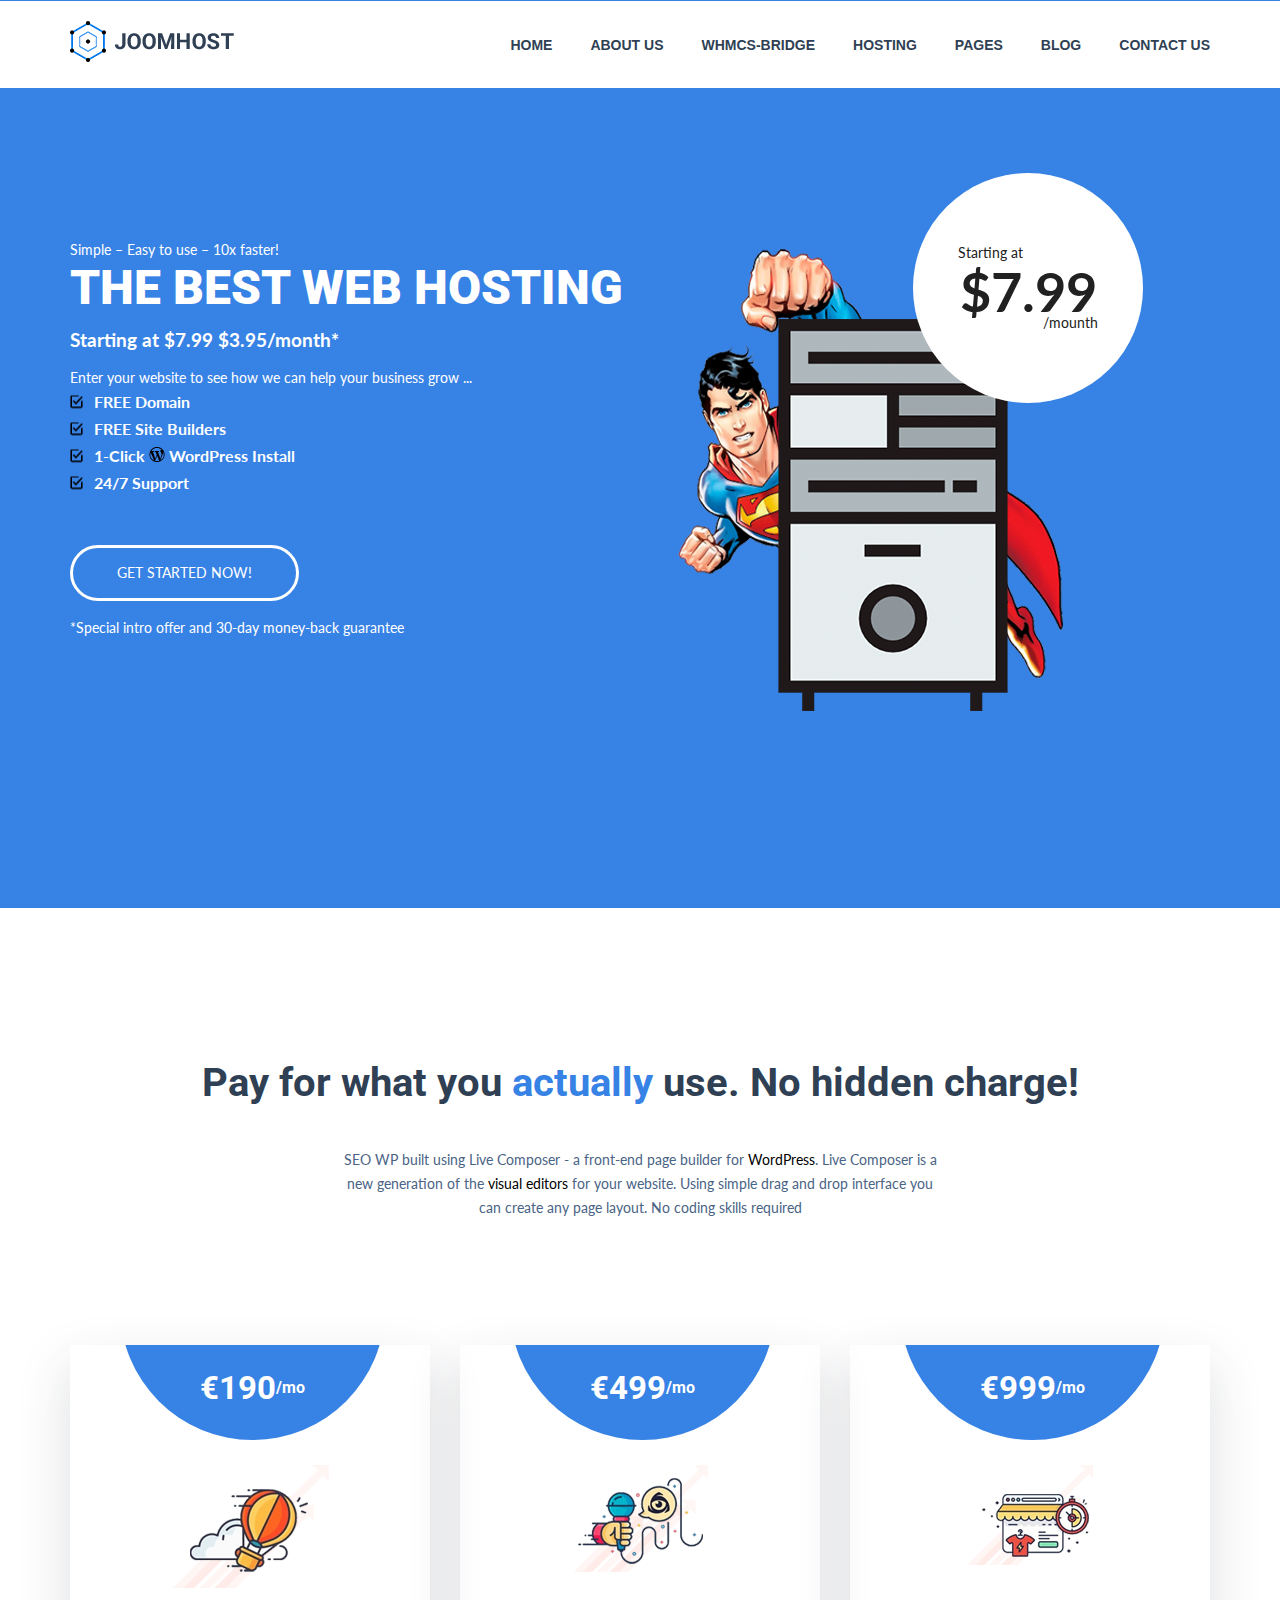
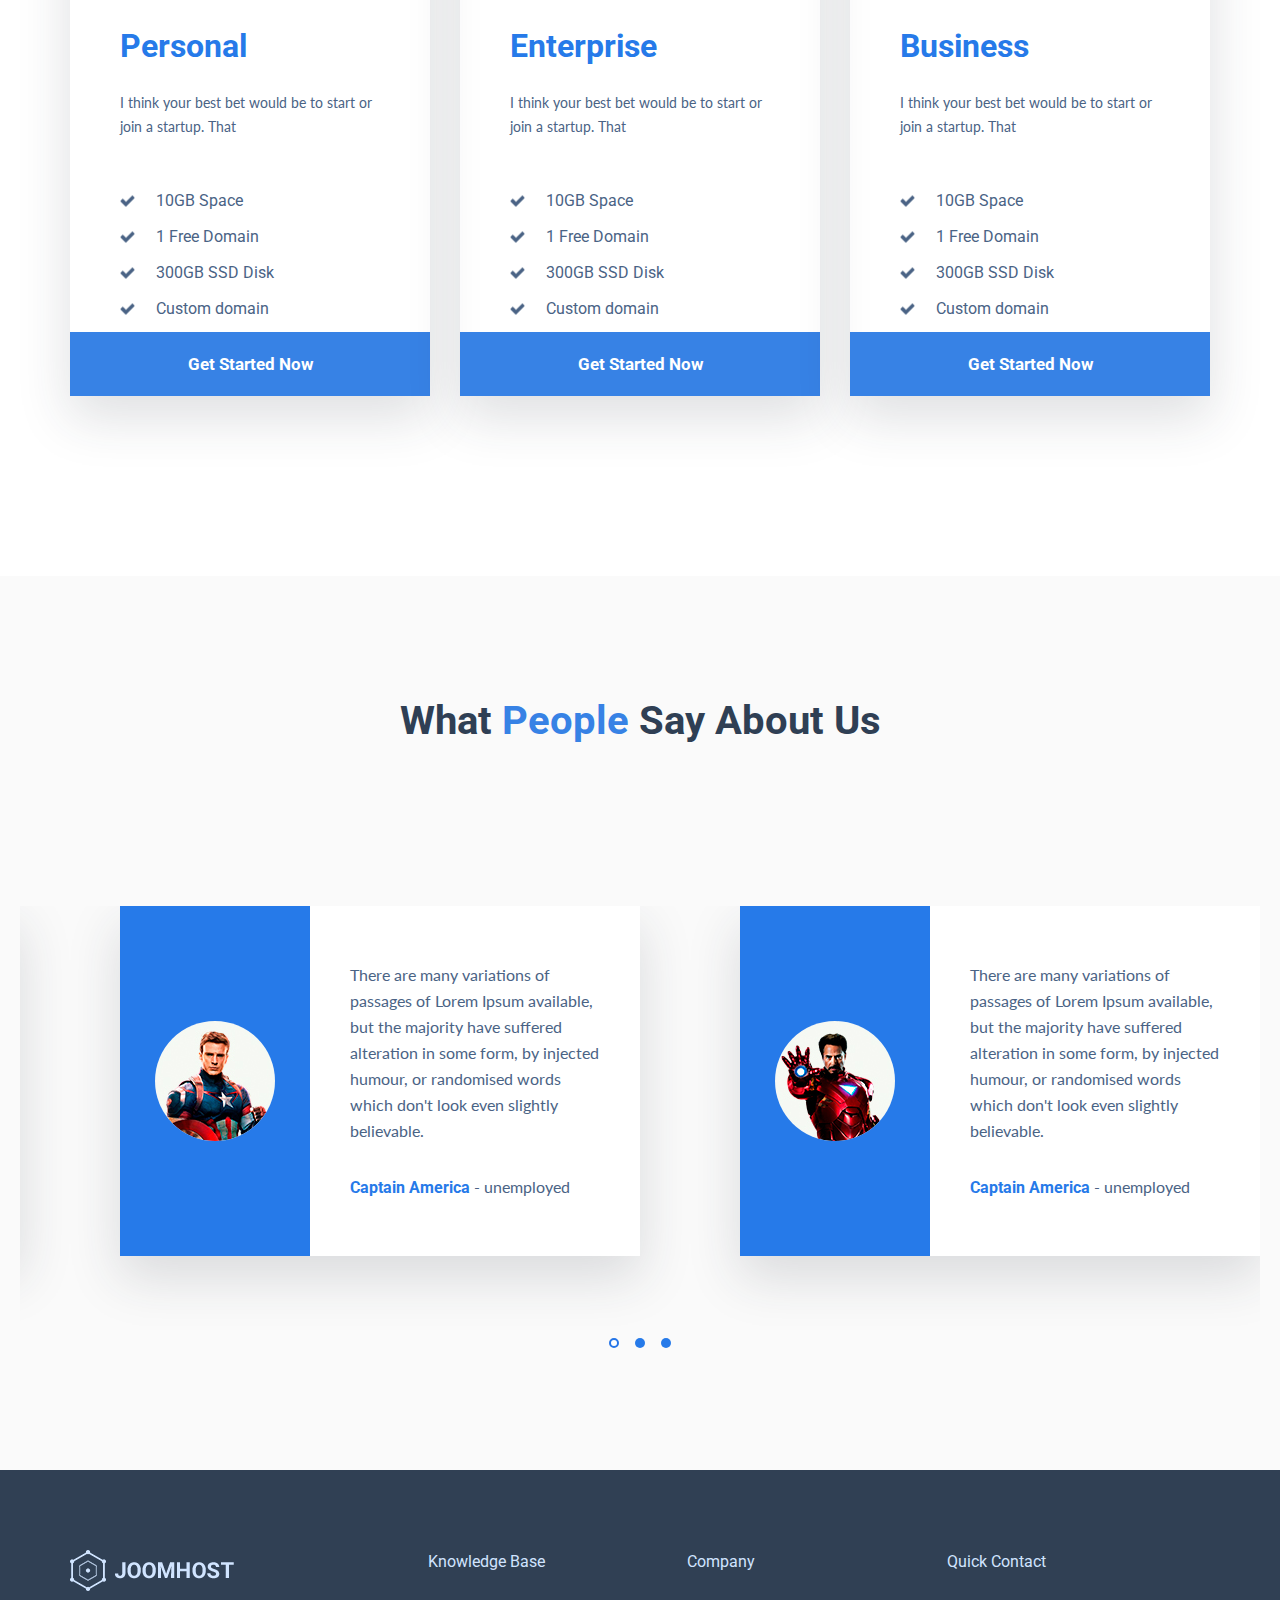
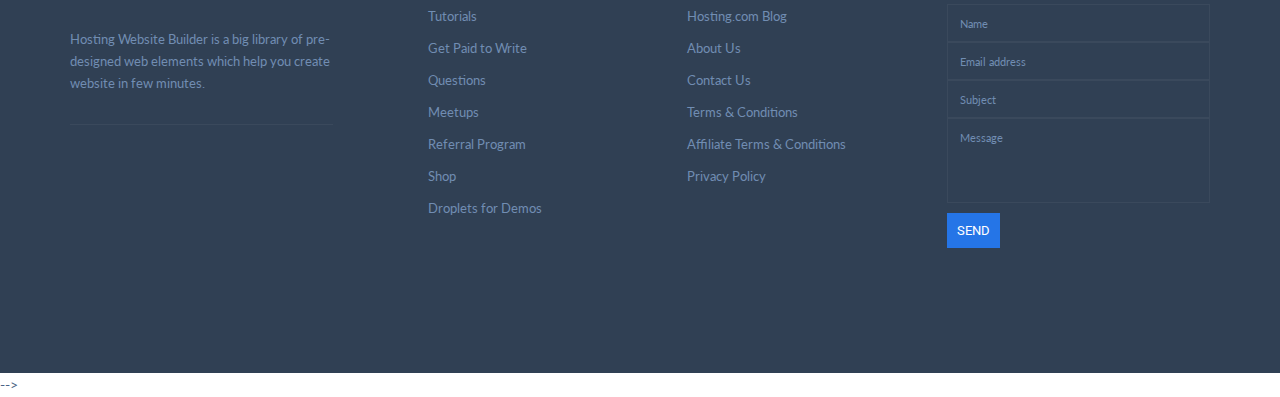
<file: joomhost/index.html>
<!DOCTYPE html>
<html lang="en">

<head>
  <meta charset="UTF-8" />
  <meta name="viewport" content="width=device-width, initial-scale=1.0" />
  <meta http-equiv="X-UA-Compatible" content="ie=edge" />
  <title>Document</title>
  <link href="https://fonts.googleapis.com/css2?family=Lato:wght@400;700&family=Roboto:wght@900;400&display=swap"
    rel="stylesheet">
  <link rel="stylesheet" href="css/reset.css" />
  <link rel="stylesheet" href="css/style.css" />
  <link rel="stylesheet" href="css/slick.css" />
  <link rel="stylesheet" href="css/media.css">
</head>

<body>

  <header class="header">
    <div class="container">

      <div class="header__inner">
        <div class="logo">
          <a href="#">
            <img src="images/JoomHost.png" alt="" />
          </a>
        </div>

        <nav class="menu">
          <div class="btn__menu">
            <div></div>
            <div></div>
            <div></div>
          </div>
          <ul class="menu__list">
            <li><a href="#">HOME</a></li>
            <li><a href="#">ABOUT US</a></li>
            <li><a href="#">WHMCS-BRIDGE</a></li>
            <li><a href="#">HOSTING</a></li>
            <li><a href="#">PAGES</a></li>
            <li><a href="#">BLOG</a></li>
            <li><a href="#">CONTACT US</a></li>
          </ul>
        </nav>

      </div>
  </header>

  <section class="top">
    <div class="container">
      <div class="top-inner">
        <div class="top-info">
          <div class="top-info__subtitle">
            Simple – Easy to use – 10x faster!
          </div>
          <h1 class="top-info__title">
            The Best Web Hosting
          </h1>
          <div class="top-info__descr">
            Starting at $7.99 $3.95/month*
            <span>Enter your website to see how we can help your business grow ... </span>
          </div>
          <ul class="top-info__list">
            <li>FREE Domain</li>
            <li>FREE Site Builders</li>
            <li>1-Click <img src="images/w.png" alt=""> WordPress Install</li>
            <li>24/7 Support</li>
          </ul>
          <a class="top-info__btn" href="#">Get Started Now!</a>
          <div class="top-info__btn-descr">
            *Special intro offer and 30-day money-back guarantee
          </div>
        </div>
        <div class="top-images">
          <div class="top-images_box">
            <img src="images/superman.png" alt="">
            <div class="top-images__cercle">
              <div class="top-images__title">Starting at</div>
              <div class="top-images__price">$7.99</div>
              <div class="top-images__data">/mounth</div>
            </div>
          </div>
        </div>

      </div>
    </div>
  </section>



  <section class="price">
    <div class="container">
      <h2 class="title">
        Pay for what you <span>actually</span> use. No hidden charge!
      </h2>
      <div class="price__descr">
        SEO WP built using Live Composer - a front-end page builder for <a href="">WordPress</a>. Live Composer is a new
        generation of the <a href="">visual editors</a> for your website. Using simple drag and drop interface you can
        create any page layout. <span>No coding skills required</span>
      </div>

      <div class="price__items">

        <div class="price-item">
          <div class="price-eur">
            €190<span>/mo</span>
          </div>
          <div class="price-item-img">
            <img src="images/Layer 16.png" alt="">
          </div>
          <div class="price-item-title">
            Personal
          </div>
          <div class="price-itme-text">
            I think your best bet would be to start or join a startup. That
          </div>
          <ul class="price-item-list">
            <li>10GB Space</li>
            <li>1 Free Domain</li>
            <li>300GB SSD Disk</li>
            <li>Custom domain</li>
          </ul>

          <a class="price-item-btn" href="">Get Started Now</a>
        </div>

        <div class="price-item">
          <div class="price-eur">
            €499<span>/mo</span>
          </div>
          <div class="price-item-img">
            <img src="images/Layer 15.png" alt="">
          </div>
          <div class="price-item-title">
            Enterprise
          </div>
          <div class="price-itme-text">
            I think your best bet would be to start or join a startup. That
          </div>
          <ul class="price-item-list">
            <li>10GB Space</li>
            <li>1 Free Domain</li>
            <li>300GB SSD Disk</li>
            <li>Custom domain</li>
          </ul>

          <a class="price-item-btn" href="">Get Started Now</a>
        </div>

        <div class="price-item">
          <div class="price-eur">
            €999<span>/mo</span>
          </div>
          <div class="price-item-img">
            <img src="images/Layer 17.png" alt="">
          </div>
          <div class="price-item-title">
            Business
          </div>
          <div class="price-itme-text">
            I think your best bet would be to start or join a startup. That
          </div>
          <ul class="price-item-list">
            <li>10GB Space</li>
            <li>1 Free Domain</li>
            <li>300GB SSD Disk</li>
            <li>Custom domain</li>
          </ul>

          <a class="price-item-btn" href="">Get Started Now</a>
        </div>

      </div>

    </div>

  </section>


  <section class="reviews">
    <div class="container">
      <div class="title">What <span>People</span> Say About Us</div>
      <div class="reviews-slider">

        <div class="reviews-slider__item">
          <div class="reviews-box">
            <div class="reviews-box__images">
              <img src="images/cap.jpg" alt="">
            </div>
            <div class="reviews-box__content">
              <div class="reviews-box-text">
                There are many variations of passages of Lorem Ipsum available, but the majority have suffered
                alteration in some form, by injected humour, or randomised words which don't look even slightly
                believable.
              </div>
              <div class="reviews-box-avotr">
                <span>Captain America</span> - unemployed
              </div>
            </div>
          </div>
        </div>
        <div class="reviews-slider__item">
          <div class="reviews-box">
            <div class="reviews-box__images">
              <img src="images/toni.jpg" alt="">
            </div>
            <div class="reviews-box__content">
              <div class="reviews-box-text">
                There are many variations of passages of Lorem Ipsum available, but the majority have suffered
                alteration in some form, by injected humour, or randomised words which don't look even slightly
                believable.
              </div>
              <div class="reviews-box-avotr">
                <span>Captain America</span> - unemployed
              </div>
            </div>
          </div>
        </div>

        <div class="reviews-slider__item">
          <div class="reviews-box">
            <div class="reviews-box__images">
              <img src="images/cap.jpg" alt="">
            </div>
            <div class="reviews-box__content">
              <div class="reviews-box-text">
                There are many variations of passages of Lorem Ipsum available, but the majority have suffered
                alteration in some form, by injected humour, or randomised words which don't look even slightly
                believable.
              </div>
              <div class="reviews-box-avotr">
                <span>Captain America</span> - unemployed
              </div>
            </div>
          </div>
        </div>
        <div class="reviews-slider__item">
          <div class="reviews-box">
            <div class="reviews-box__images">
              <img src="images/toni.jpg" alt="">
            </div>
            <div class="reviews-box__content">
              <div class="reviews-box-text">
                There are many variations of passages of Lorem Ipsum available, but the majority have suffered
                alteration in some form, by injected humour, or randomised words which don't look even slightly
                believable.
              </div>
              <div class="reviews-box-avotr">
                <span>Captain America</span> - unemployed
              </div>
            </div>
          </div>
        </div>

        <div class="reviews-slider__item">
          <div class="reviews-box">
            <div class="reviews-box__images">
              <img src="images/cap.jpg" alt="">
            </div>
            <div class="reviews-box__content">
              <div class="reviews-box-text">
                There are many variations of passages of Lorem Ipsum available, but the majority have suffered
                alteration in some form, by injected humour, or randomised words which don't look even slightly
                believable.
              </div>
              <div class="reviews-box-avotr">
                <span>Captain America</span> - unemployed
              </div>
            </div>
          </div>
        </div>
        <div class="reviews-slider__item">
          <div class="reviews-box">
            <div class="reviews-box__images">
              <img src="images/toni.jpg" alt="">
            </div>
            <div class="reviews-box__content">
              <div class="reviews-box-text">
                There are many variations of passages of Lorem Ipsum available, but the majority have suffered
                alteration in some form, by injected humour, or randomised words which don't look even slightly
                believable.
              </div>
              <div class="reviews-box-avotr">
                <span>Captain America</span> - unemployed
              </div>
            </div>
          </div>
        </div>


      </div>
    </div>


  </section>




  <footer class="footer">
    <div class="container">
      <div class="footer__inner">
        <div class="footer-col__logo">
          <a class="footer__logo" href="">
            <img src="images/JoomHost1.png" alt="">
          </a>
          <div class="footer__text">
            Hosting Website Builder is a big library of pre-designed web elements which help you create website in few
            minutes.
          </div>
        </div>
        <div class="footer-menu">
          <div class="footer__title">Knowledge Base</div>
          <ul class="footer__list">
            <li><a href="#">Tutorials</a></li>
            <li><a href="#">Get Paid to Write</a></li>
            <li><a href="#">Questions</a></li>
            <li><a href="#">Meetups</a></li>
            <li><a href="#">Referral Program</a></li>
            <li><a href="#">Shop</a></li>
            <li><a href="#"> Droplets for Demos</a></li>
          </ul>
        </div>
        <div class="footer-menu">
          <div class="footer__title">Company</div>
          <ul class="footer__list">
            <li><a href="#">Hosting.com Blog</a></li>
            <li><a href="#">About Us</a></li>
            <li><a href="#">Contact Us</a></li>
            <li><a href="#">Terms & Conditions</a></li>
            <li><a href="#">Affiliate Terms & Conditions</a></li>
            <li><a href="#">Privacy Policy</a></li>
          </ul>
        </div>

        <div class="footer-form">
          <div class="footer__title">Quick Contact</div>
          <form>
            <input type="text" placeholder="Name">
            <input type="text" placeholder="Email address">
            <input type="text" placeholder="Subject">
            <textarea placeholder="Message" name="" id="" cols="30" rows="10"></textarea>
            <button type="submit">Send</button>
          </form>
        </div>
      </div>
    </div>


  </footer> -->



  <script src="https://ajax.googleapis.com/ajax/libs/jquery/3.4.1/jquery.min.js"></script>
  <script src="js/main.js"></script>
  <script src="js/slick.min.js"></script>
</body>

</html>
</file>
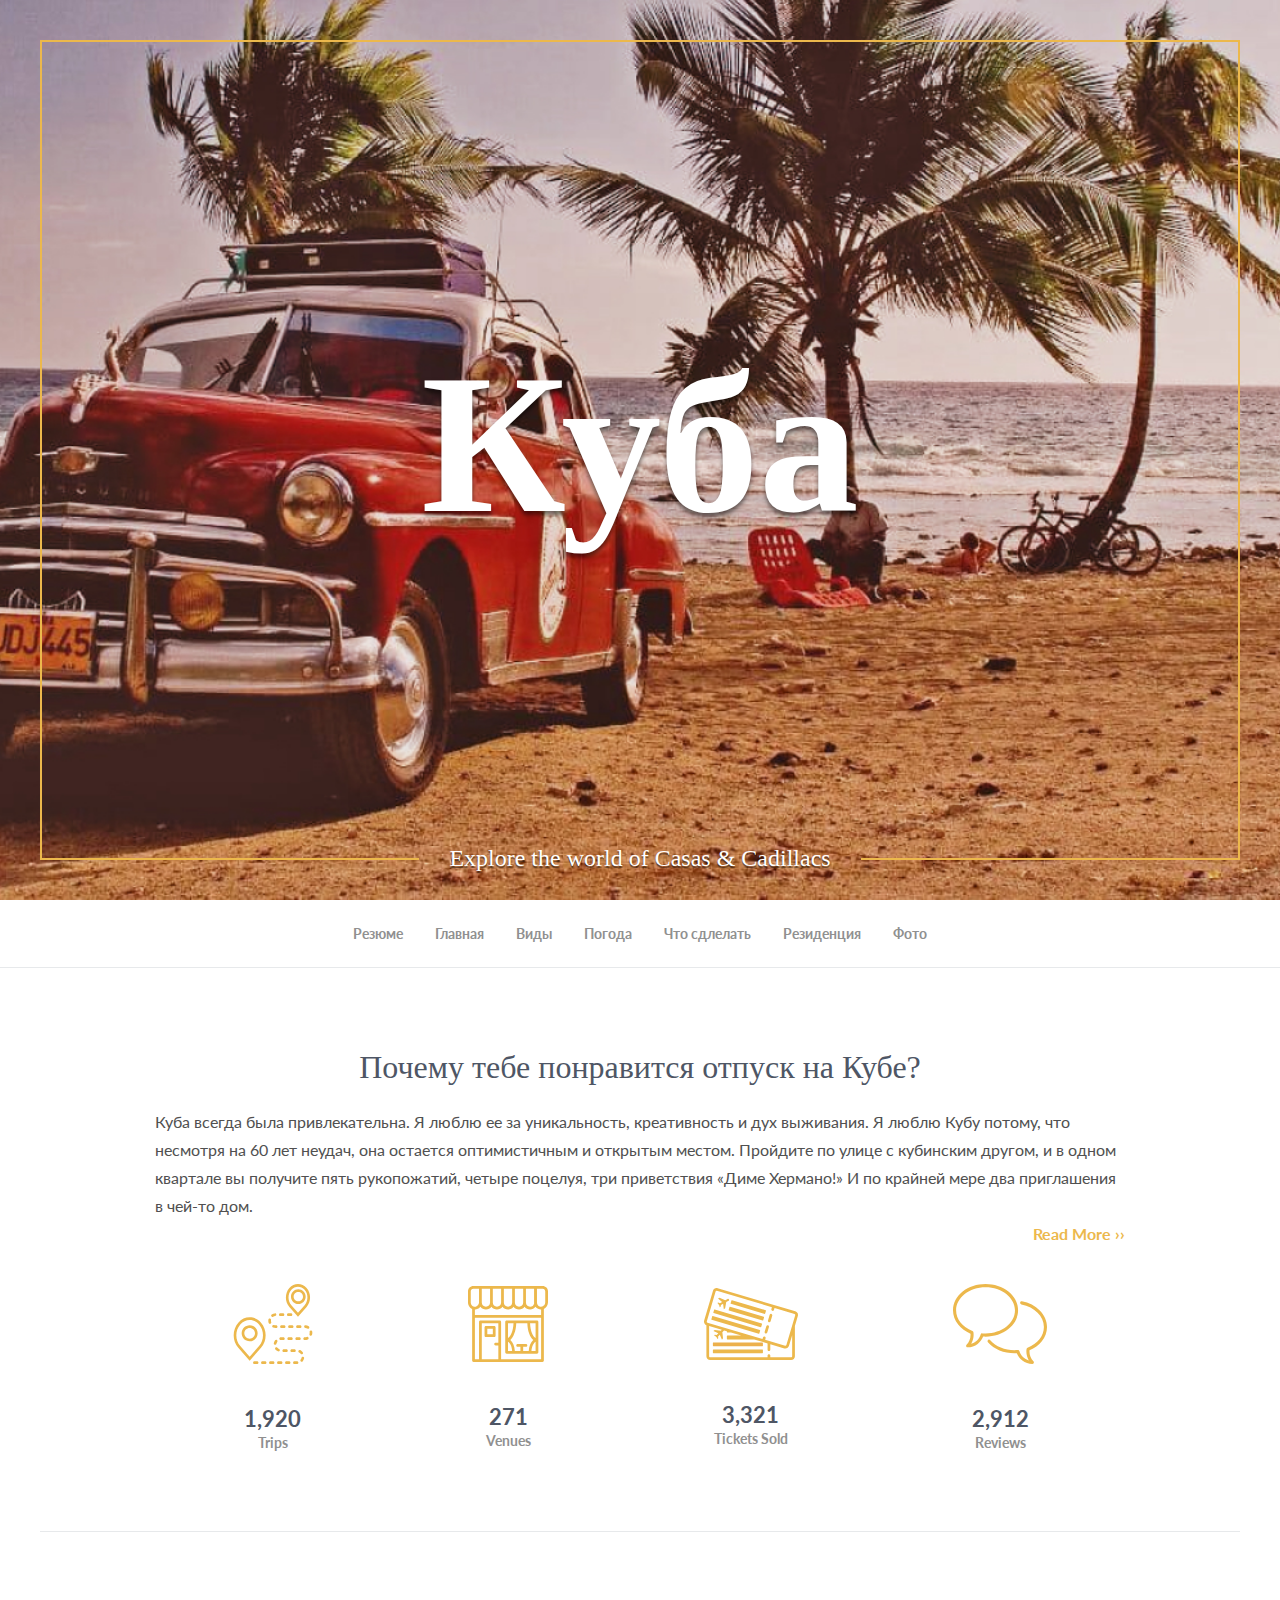
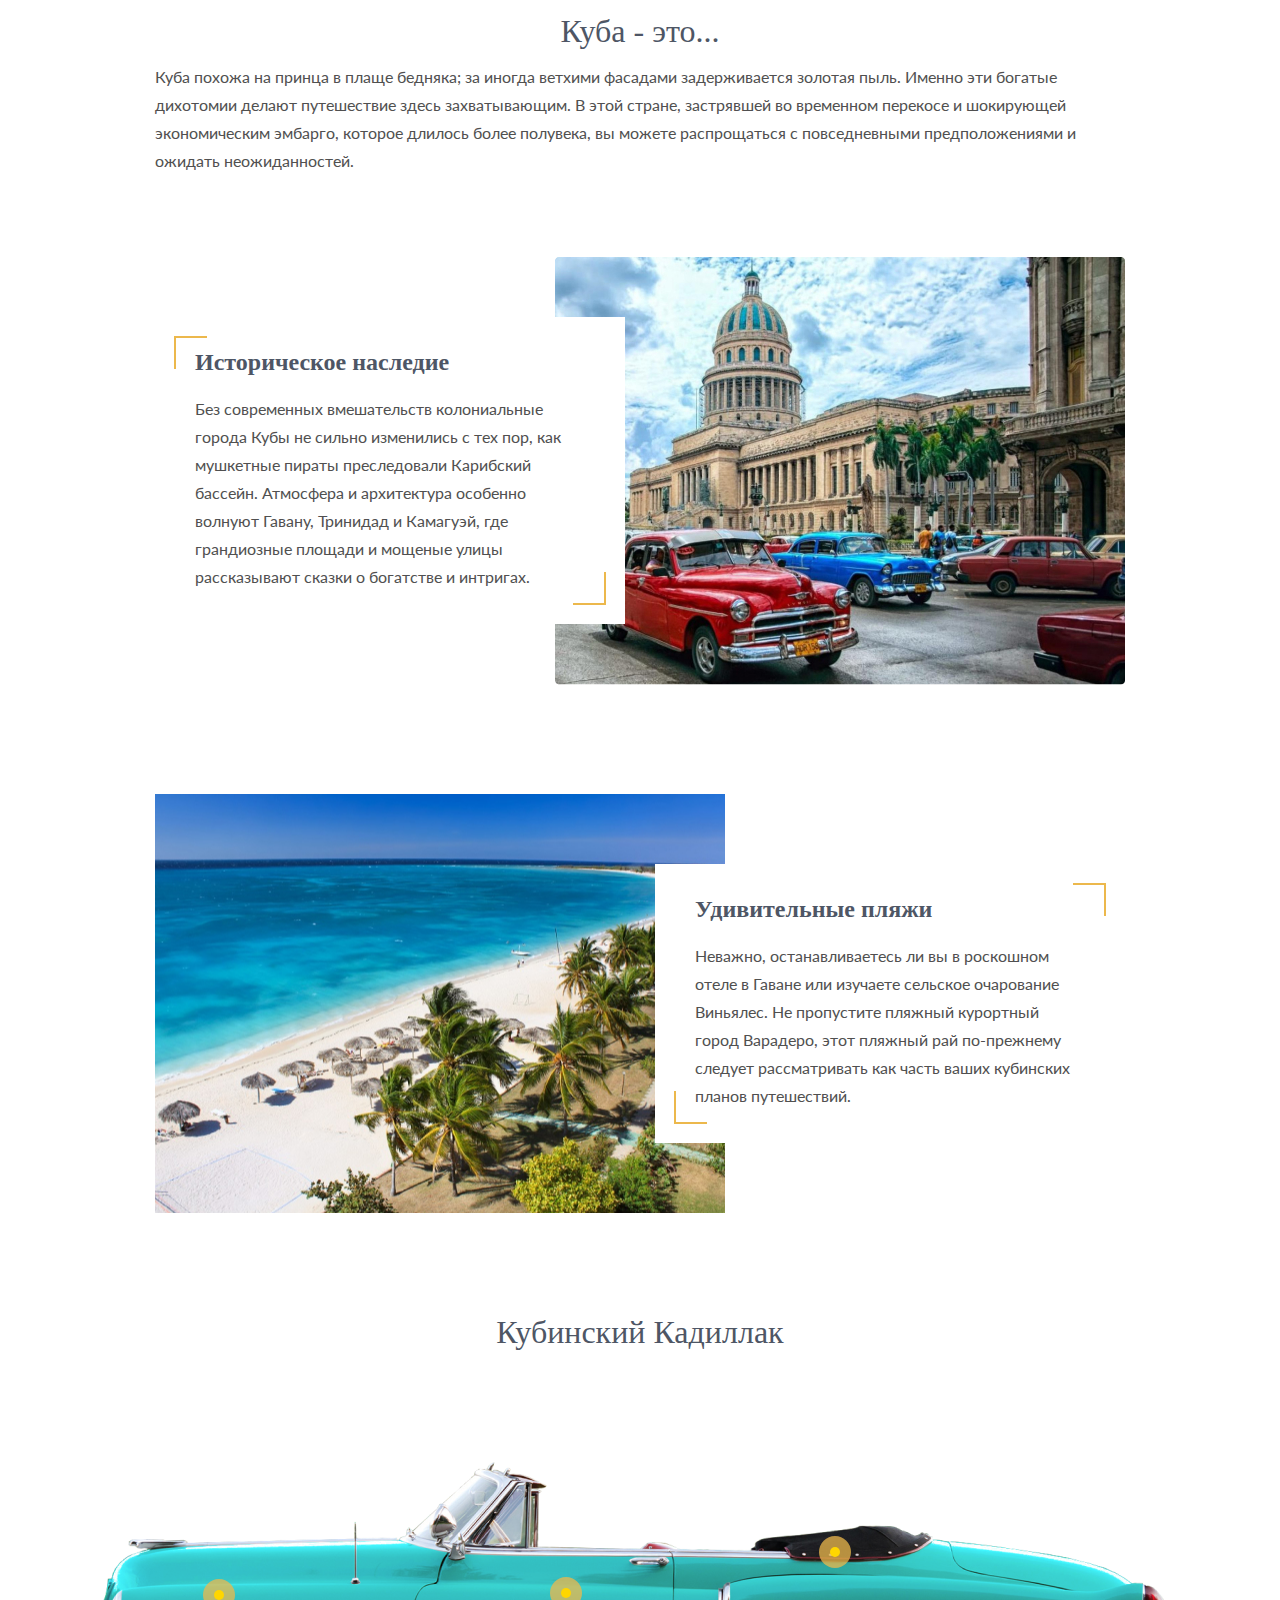
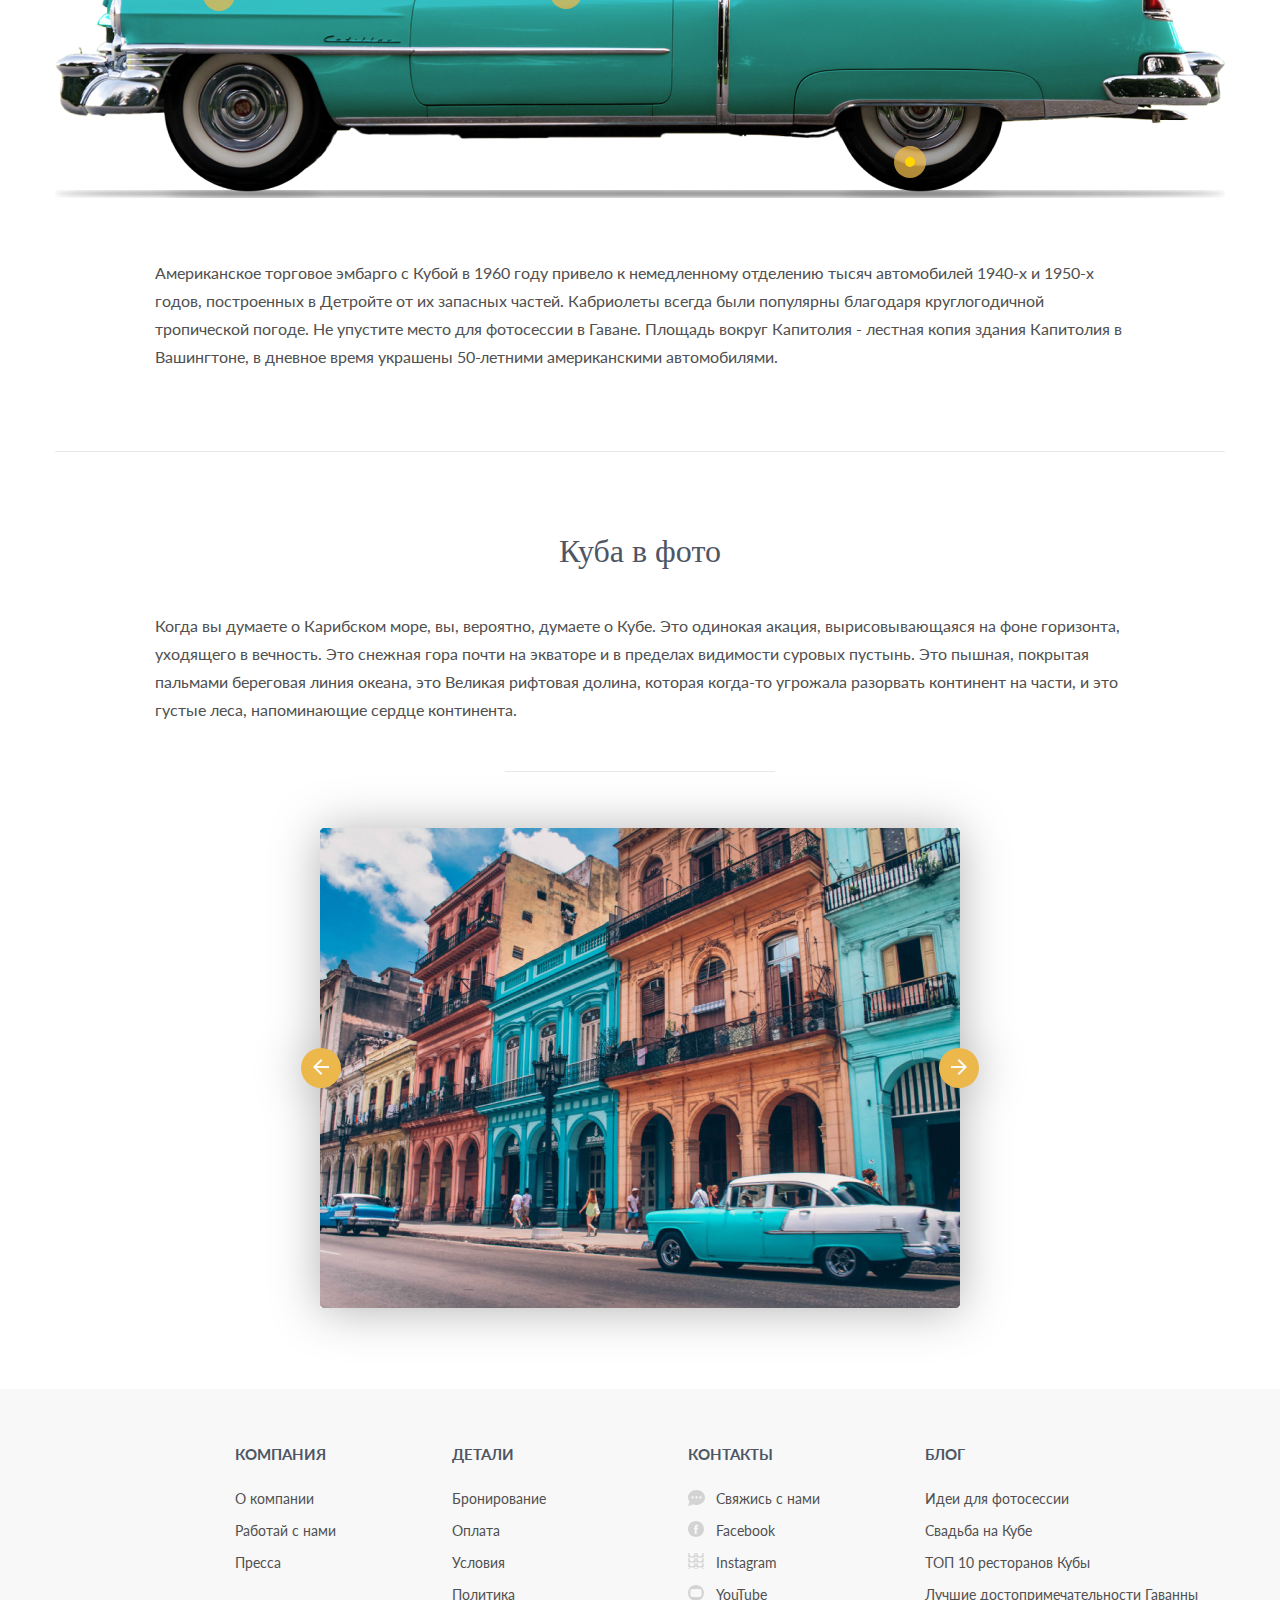
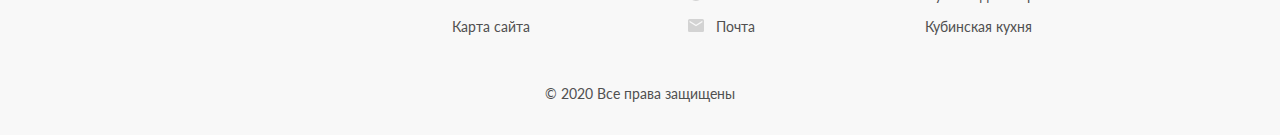
<file: Kuba/index.html>
<!DOCTYPE html>
<html lang="en">

<head>
  <meta charset="UTF-8">
  <meta name="viewport" content="width=device-width, initial-scale=1.0">
  <meta http-equiv="X-UA-Compatible" content="ie=edge">
  <title>Document</title>
  <link href="https://fonts.googleapis.com/css2?family=Lato:wght@400;700&display=swap" rel="stylesheet">
  <link rel="stylesheet" href="css/reset.css">
  <link rel="stylesheet" href="css/slick.css">
  <link rel="stylesheet" href="css/style.css">
</head>

<body>
  <header class="header">
    <div class="header__top" style="background-image: url('images/header.jpg');">
      <div class="header__top-inner">
        <h1 class="header__title">
          Куба
        </h1>
        <p class="header__text">Explore the world of Casas & Cadillacs

        </p>
      </div>
    </div>

    <nav class="menu">
      <div class="menu__btn">
        <span></span>
        <span></span>
        <span></span>
      </div>
      <ul class="menu__list">
        <li class="menu__list-item">
          <a href="#" class="menu__list-link">Резюме</a>
        </li>
        <li class="menu__list-item">
          <a href="#" class="menu__list-link">Главная</a>
        </li>
        <li class="menu__list-item">
          <a href="#" class="menu__list-link">Виды</a>
        </li>
        <li class="menu__list-item">
          <a href="#" class="menu__list-link">Погода</a>
        </li>
        <li class="menu__list-item">
          <a href="#" class="menu__list-link">Что сдлелать</a>
        </li>
        <li class="menu__list-item">
          <a href="#" class="menu__list-link">Резиденция</a>
        </li>
        <li class="menu__list-item">
          <a href="#" class="menu__list-link">Фото</a>
        </li>
      </ul>
    </nav>
  </header>

 <section class="reason">
    <div class="container section-line">
      <h2 class="reason__title title">Почему тебе понравится отпуск на Кубе?</h2>
      <p class="reason__text container-content">Куба всегда была привлекательна. Я люблю ее за уникальность,
        креативность и дух выживания.
        Я
        люблю Кубу потому, что несмотря на 60 лет неудач, она остается оптимистичным и открытым местом. Пройдите по
        улице
        с кубинским другом, и в одном квартале вы получите пять рукопожатий, четыре поцелуя, три приветствия «Диме
        Хермано!» И по крайней мере два приглашения в чей-то дом.</p>
      <div class="reason__link container-content">
        <a href="#">Read More ››</a>
      </div>
      <div class="reason__statistics container-content">

        <div class="reason__statistics-item">
          <img class="reason__statistics-images" src="images/trips.svg" alt="">
          <p class="reason__statistics-num">1,920</p>
          <p class="reason__statistics-text">Trips</p>
        </div>
        <div class="reason__statistics-item">
          <img class="reason__statistics-images" src="images/venues.svg" alt="">
          <p class="reason__statistics-num">271</p>
          <p class="reason__statistics-text">Venues</p>
        </div>
        <div class="reason__statistics-item">
          <img class="reason__statistics-images" src="images/ticket.svg" alt="">
          <p class="reason__statistics-num">3,321</p>
          <p class="reason__statistics-text">Tickets Sold</p>
        </div>
        <div class="reason__statistics-item">
          <img class="reason__statistics-images" src="images/reviews.svg" alt="">
          <p class="reason__statistics-num">2,912</p>
          <p class="reason__statistics-text">Reviews</p>
        </div>
      </div>
    </div>
  </section>

  <section class="about">
    <div class="container">
      <div class="container-content">
        <h2 class="about__title title">
          Куба - это...
        </h2>
        <p class="about__text">
          Куба похожа на принца в плаще бедняка; за иногда ветхими фасадами задерживается золотая пыль. Именно эти
          богатые
          дихотомии делают путешествие здесь захватывающим. В этой стране, застрявшей во временном перекосе и шокирующей
          экономическим эмбарго, которое длилось более полувека, вы можете распрощаться с повседневными предположениями
          и
          ожидать неожиданностей.
        </p>

        <div class="about__item" style="background-image: url('images/about-1.jpg');">
          <div class="about__box">
            <h3 class="about__box-title">
              Историческое наследие
            </h3>
            <div class="about__box-text">
              Без современных вмешательств колониальные города Кубы не сильно изменились с тех пор, как мушкетные пираты
              преследовали Карибский бассейн. Атмосфера и архитектура особенно волнуют Гавану, Тринидад и Камагуэй, где
              грандиозные площади и мощеные улицы рассказывают сказки о богатстве и интригах.
            </div>
          </div>
        </div>

        <div class="about__item" style="background-image: url('images/about-2.jpg');">
          <div class="about__box">
            <h3 class="about__box-title">
              Удивительные пляжи
            </h3>
            <div class="about__box-text">
              Неважно, останавливаетесь ли вы в роскошном отеле в Гаване или изучаете сельское очарование Виньялес. Не
              пропустите пляжный курортный город Варадеро, этот пляжный рай по-прежнему следует рассматривать как часть
              ваших кубинских планов путешествий.
            </div>
          </div>
        </div>


      </div>
      <div class="about__preview section-line">
        <h2 class="about__preview-title title">
          Кубинский Кадиллак
        </h2>
        <div class="about__images-box">
          <img src="images/car.png" alt="">

          <div class="about__dot about__dot--1">
            <p class="about__dot-text">Мощный V8</p>
          </div>

          <div class="about__dot about__dot--2">
            <p class="about__dot-text">Раскошный салон</p>
          </div>

          <div class="about__dot about__dot--3">
            <p class="about__dot-text">Откидная крыша</p>
          </div>

          <div class="about__dot about__dot--4">
            <p class="about__dot-text">Ретро диски</p>
          </div>

        </div> 

        <p class="about__preview-text container-content">
          Американское торговое эмбарго с Кубой в 1960 году привело к немедленному отделению тысяч автомобилей 1940-х и
          1950-х годов, построенных в Детройте от их запасных частей. Кабриолеты всегда были популярны благодаря
          круглогодичной тропической погоде. Не упустите место для фотосессии в Гаване. Площадь вокруг Капитолия -
          лестная копия здания Капитолия в Вашингтоне, в дневное время украшены 50-летними американскими автомобилями.
        </p>
      </div>
    
    </div>
  </section>
 
  <section class="photo">
    <div class="container">
      <h2 class="photo__title title">Куба в фото</h2>
      <p class="photo__text container-content">
        Когда вы думаете о Карибском море, вы, вероятно, думаете о Кубе. Это одинокая акация, вырисовывающаяся на фоне
        горизонта, уходящего в вечность. Это снежная гора почти на экваторе и в пределах видимости суровых пустынь. Это
        пышная, покрытая пальмами береговая линия океана, это Великая рифтовая долина, которая когда-то угрожала
        разорвать континент на части, и это густые леса, напоминающие сердце континента.
      </p>
      <div class="photo__slider">
        <img class="photo__img" src="images/photo-front.jpg" alt="">
        <img class="photo__img" src="images/about-2.jpg" alt="">
        <img class="photo__img" src="images/about-1.jpg" alt="">
      </div>
    </div>
  </section>

  <footer class="footer">
    <div class="container">
      <div class="footer__items">

        <div class="footer__item footer__item--company">
          <h5 class="footer__item-title">КОМПАНИЯ</h5>
          <ul class="footer__item-list">
            <li><a class="footer__item-link" href="#">О компании</a></li>
            <li><a class="footer__item-link" href="#">Работай с нами</a></li>
            <li><a class="footer__item-link" href="#">Пресса</a></li>
          </ul>
        </div>
        <div class="footer__item">
          <h5 class="footer__item-title">ДЕТАЛИ</h5>
          <ul class="footer__item-list">
            <li><a class="footer__item-link" href="#">Бронирование</a></li>
            <li><a class="footer__item-link" href="#">Оплата</a></li>
            <li><a class="footer__item-link" href="#">Условия</a></li>
            <li><a class="footer__item-link" href="#">Политика</a></li>
            <li><a class="footer__item-link" href="#">Карта сайта</a></li>
          </ul>
        </div>


        <div class="footer__item">
          <h5 class="footer__item-title">КОНТАКТЫ</h5>
          <ul class="footer__item-list">
            <li><a class="footer__item-link footer__item-link--social footer__item-link--1" href="#">Свяжись с нами</a>
            </li>
            <li><a class="footer__item-link footer__item-link--social footer__item-link--2" href="#">Facebook</a></li>
            <li><a class="footer__item-link footer__item-link--social footer__item-link--3" href="#">Instagram</a></li>
            <li><a class="footer__item-link footer__item-link--social footer__item-link--4" href="#">YouTube</a></li>
            <li><a class="footer__item-link footer__item-link--social footer__item-link--5" href="#">Почта</a></li>
          </ul>
        </div>

        <div class="footer__item footer__item--blog">
          <h5 class="footer__item-title">БЛОГ</h5>
          <ul class="footer__item-list">
            <li><a class="footer__item-link" href="#">Идеи для фотосессии</a></li>
            <li><a class="footer__item-link" href="#">Свадьба на Кубе</a></li>
            <li><a class="footer__item-link" href="#">ТОП 10 ресторанов Кубы</a></li>
            <li><a class="footer__item-link" href="#">Лучшие достопримечательности Гаванны</a></li>
            <li><a class="footer__item-link" href="#">Кубинская кухня</a></li>
          </ul>
        </div>



      </div>
      <div class="footer__copy">
        © 2020 Все права защищены
      </div>
    </div>
  </footer>





  <script src="https://ajax.googleapis.com/ajax/libs/jquery/3.4.1/jquery.min.js"></script>
  <script src="js/slick.min.js"></script>
  <script src="js/main.js"></script>
</body>


</html>
</file>
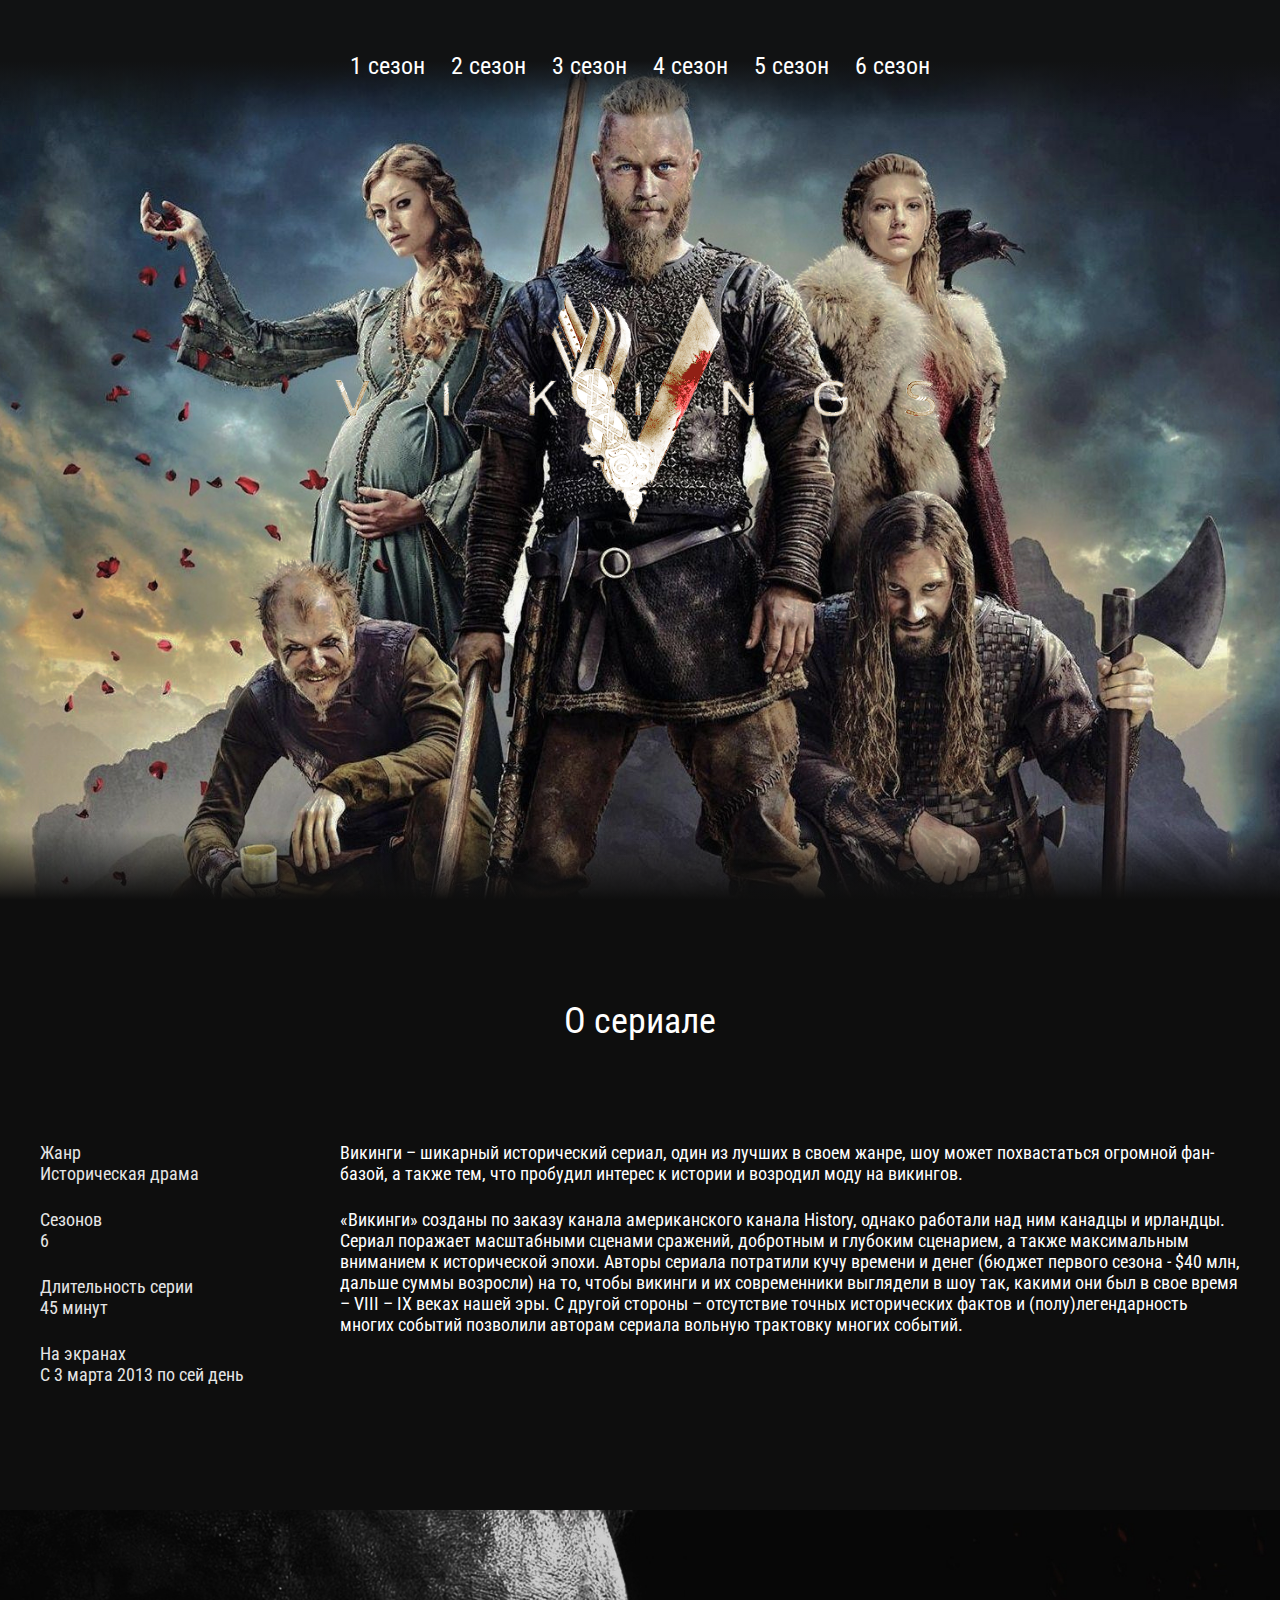
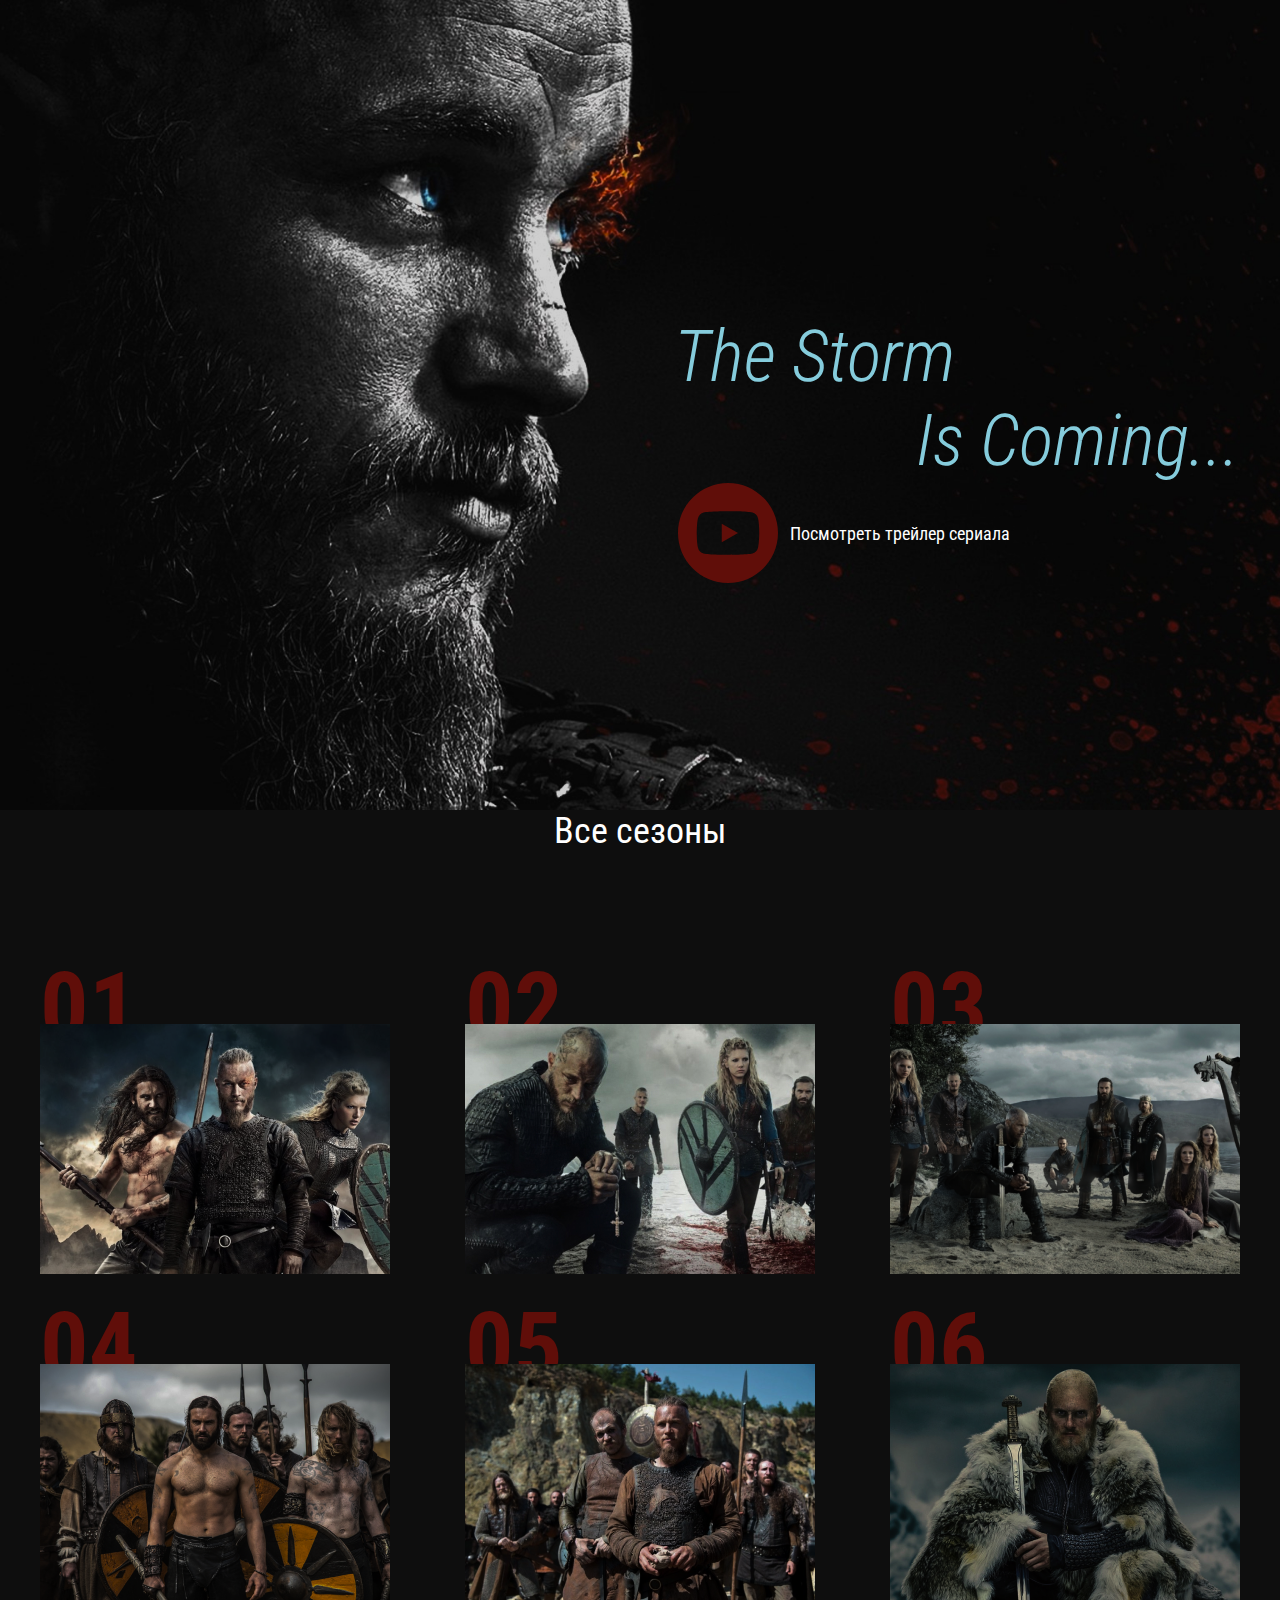
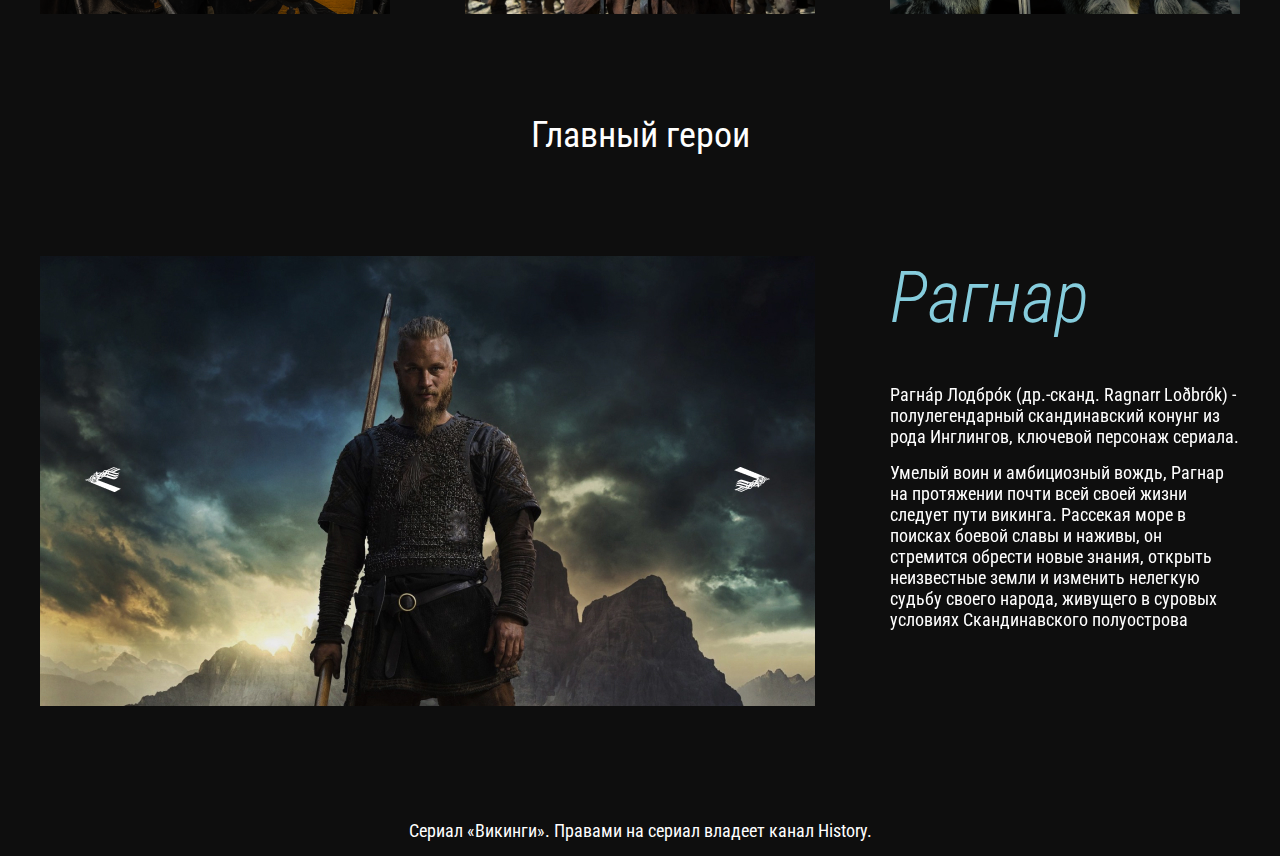
<file: vikings/index.html>
<!DOCTYPE html>
<html lang="en">

<head>
  <meta charset="UTF-8">
  <meta name="viewport" content="width=device-width, initial-scale=1.0">
  <meta http-equiv="X-UA-Compatible" content="ie=edge">
  <title>Document</title>
  <link rel="preconnect" href="https://fonts.gstatic.com">
  <link href="https://fonts.googleapis.com/css2?family=Roboto+Condensed:ital,wght@0,400;0,700;1,300&display=swap"
    rel="stylesheet">
  <link rel="stylesheet" href="css/reset.css">
  <link rel="stylesheet" href="css/slick.css">
  <link rel="stylesheet" href="css/jquery.fancybox.css">
  <link rel="stylesheet" href="css/style.css">
</head>

<body>

  <header class="header">
    <nav class="menu">
      <button class="menu__btn"></button>
      <ul class="menu__list">
        <li class="menu__list-tiem">
          <a class="menu__list-link" href="season1.html">1 сезон</a>
        </li>
        <li class="menu__list-tiem">
          <a class="menu__list-link" href="#">2 сезон</a>
        </li>
        <li class="menu__list-tiem">
          <a class="menu__list-link" href="#">3 сезон</a>
        </li>
        <li class="menu__list-tiem">
          <a class="menu__list-link" href="#">4 сезон</a>
        </li>
        <li class="menu__list-tiem">
          <a class="menu__list-link" href="#">5 сезон</a>
        </li>
        <li class="menu__list-tiem">
          <a class="menu__list-link" href="#">6 сезон</a>
        </li>
      </ul>
    </nav>
    <div class="logo">
      <img class="logo__img" src="images/logo.png" alt="logotip">
    </div>

  </header>
 <section class="about section-page">
    <div class="container">
      <h3 class="title">
        О сериале
      </h3>
      <div class="about__inner">
        <ul class="about__info">
          <li class="about__info-tiem">
            Жанр
            <span>Историческая драма</span>
          </li>
          <li class="about__info-tiem">
            Сезонов
            <span>6</span>
          </li>
          <li class="about__info-tiem">
            Длительность серии
            <span>45 минут</span>
          </li>
          <li class="about__info-tiem">
            На экранах
            <span>С 3 марта 2013 по сей день</span>
          </li>
        </ul>
        <div class="about__text">
          <p>
            Викинги – шикарный исторический сериал, один из лучших в своем жанре, шоу может похвастаться огромной
            фан-базой, а также тем, что пробудил интерес к истории и возродил моду на викингов.
          </p>
          <p>
            «Викинги» созданы по заказу канала американского канала History, однако работали над ним канадцы и ирландцы.
            Сериал поражает масштабными сценами сражений, добротным и глубоким сценарием, а также максимальным вниманием
            к исторической эпохи. Авторы сериала потратили кучу времени и денег (бюджет первого сезона - $40 млн, дальше
            суммы возросли) на то, чтобы викинги и их современники выглядели в шоу так, какими они был в свое время –
            VIII – IX веках нашей эры. С другой стороны – отсутствие точных исторических фактов и (полу)легендарность
            многих событий позволили авторам сериала вольную трактовку многих событий.
          </p>
        </div>
      </div>
    </div>
  </section>
  
  <section class="video">
    <div class="container">
      <h3 class="video__text">
        <span>The Storm </span>
        Is Coming...
      </h3>
      <a class="video__btn" data-fancybox href="https://www.youtube.com/watch?v=9GgxinPwAGc">Посмотреть трейлер
        сериала</a>
    </div>
  </section>
 
  <section class="section seasons-page">
    <div class="container">
      <h3 class="title">
        Все сезоны
      </h3>
      <ol class="seasons__inner">
        <li class="seasons__item" style="background-image: url('images/img1.jpg');">
          <a class="seasons__link" href="season1.html">Смотреть</a>
        </li>
        <li class="seasons__item" style="background-image: url('images/img2.jpg');">
          <a class="seasons__link" href="#">Смотреть</a>
        </li>
        <li class="seasons__item" style="background-image: url('images/img3.jpg');">
          <a class="seasons__link" href="#">Смотреть</a>
        </li>
        <li class="seasons__item" style="background-image: url('images/img4.jpg');">
          <a class="seasons__link" href="#">Смотреть</a>
        </li>
        <li class="seasons__item" style="background-image: url('images/img5.jpg');">
          <a class="seasons__link" href="#">Смотреть</a>
        </li>
        <li class="seasons__item" style="background-image: url('images/img6.jpg');">
          <a class="seasons__link" href="#">Смотреть</a>
        </li>
      </ol>
    </div>
  </section>
 
  <section class="heroes section-page">
    <div class="container">
      <h3 class="title">Главный герои</h3>
      <div class="heroes__inner">
        <div class="heroes__slider-img">
          <img class="heroes__images" src="images/1hero.jpg" alt="">
          <img class="heroes__images" src="images/1hero.jpg" alt="">
          <img class="heroes__images" src="images/1hero.jpg" alt="">
        </div>
        <div class="heroes__slider-text">
          <div class="heroes__text">
            <h4 class="heroes__name">Рагнар</h4>
            <p>
              Рагна́р Лодбро́к (др.-сканд. Ragnarr Loðbrók) - полулегендарный скандинавский конунг из рода Инглингов,
              ключевой персонаж сериала.
            </p>
            <p>
              Умелый воин и амбициозный вождь, Рагнар на протяжении почти всей своей жизни следует пути викинга.
              Рассекая море в поисках боевой славы и наживы, он стремится обрести новые знания, открыть неизвестные
              земли и изменить нелегкую судьбу своего народа, живущего в суровых условиях Скандинавского полуострова
            </p>
          </div>
          <div class="heroes__text">
            <h4 class="heroes__name">Рагнар2</h4>
            <p>
              Рагна́р Лодбро́к (др.-сканд. Ragnarr Loðbrók) - полулегендарный скандинавский конунг из рода Инглингов,
              ключевой персонаж сериала.
            </p>
            <p>
              Умелый воин и амбициозный вождь, Рагнар на протяжении почти всей своей жизни следует пути викинга.
              Рассекая море в поисках боевой славы и наживы, он стремится обрести новые знания, открыть неизвестные
              земли и изменить нелегкую судьбу своего народа, живущего в суровых условиях Скандинавского полуострова
            </p>
          </div>
          <div class="heroes__text">
            <h4 class="heroes__name">Рагнар3</h4>
            <p>
              Рагна́р Лодбро́к (др.-сканд. Ragnarr Loðbrók) - полулегендарный скандинавский конунг из рода Инглингов,
              ключевой персонаж сериала.
            </p>
            <p>
              Умелый воин и амбициозный вождь, Рагнар на протяжении почти всей своей жизни следует пути викинга.
              Рассекая море в поисках боевой славы и наживы, он стремится обрести новые знания, открыть неизвестные
              земли и изменить нелегкую судьбу своего народа, живущего в суровых условиях Скандинавского полуострова
            </p>
          </div>

        </div>
      </div>
    </div>
  </section>
  <footer class="footer">
    <div class="container">
      <p class="copy">Сериал «Викинги». Правами на сериал владеет канал History.</p>
    </div>
  </footer>



  <script src="https://ajax.googleapis.com/ajax/libs/jquery/3.4.1/jquery.min.js"></script>
  <script src="js/slick.min.js"></script>
  <script src="js/jquery.fancybox.min.js"></script>
  <script src="js/main.js"></script>
</body>

</html>
</file>
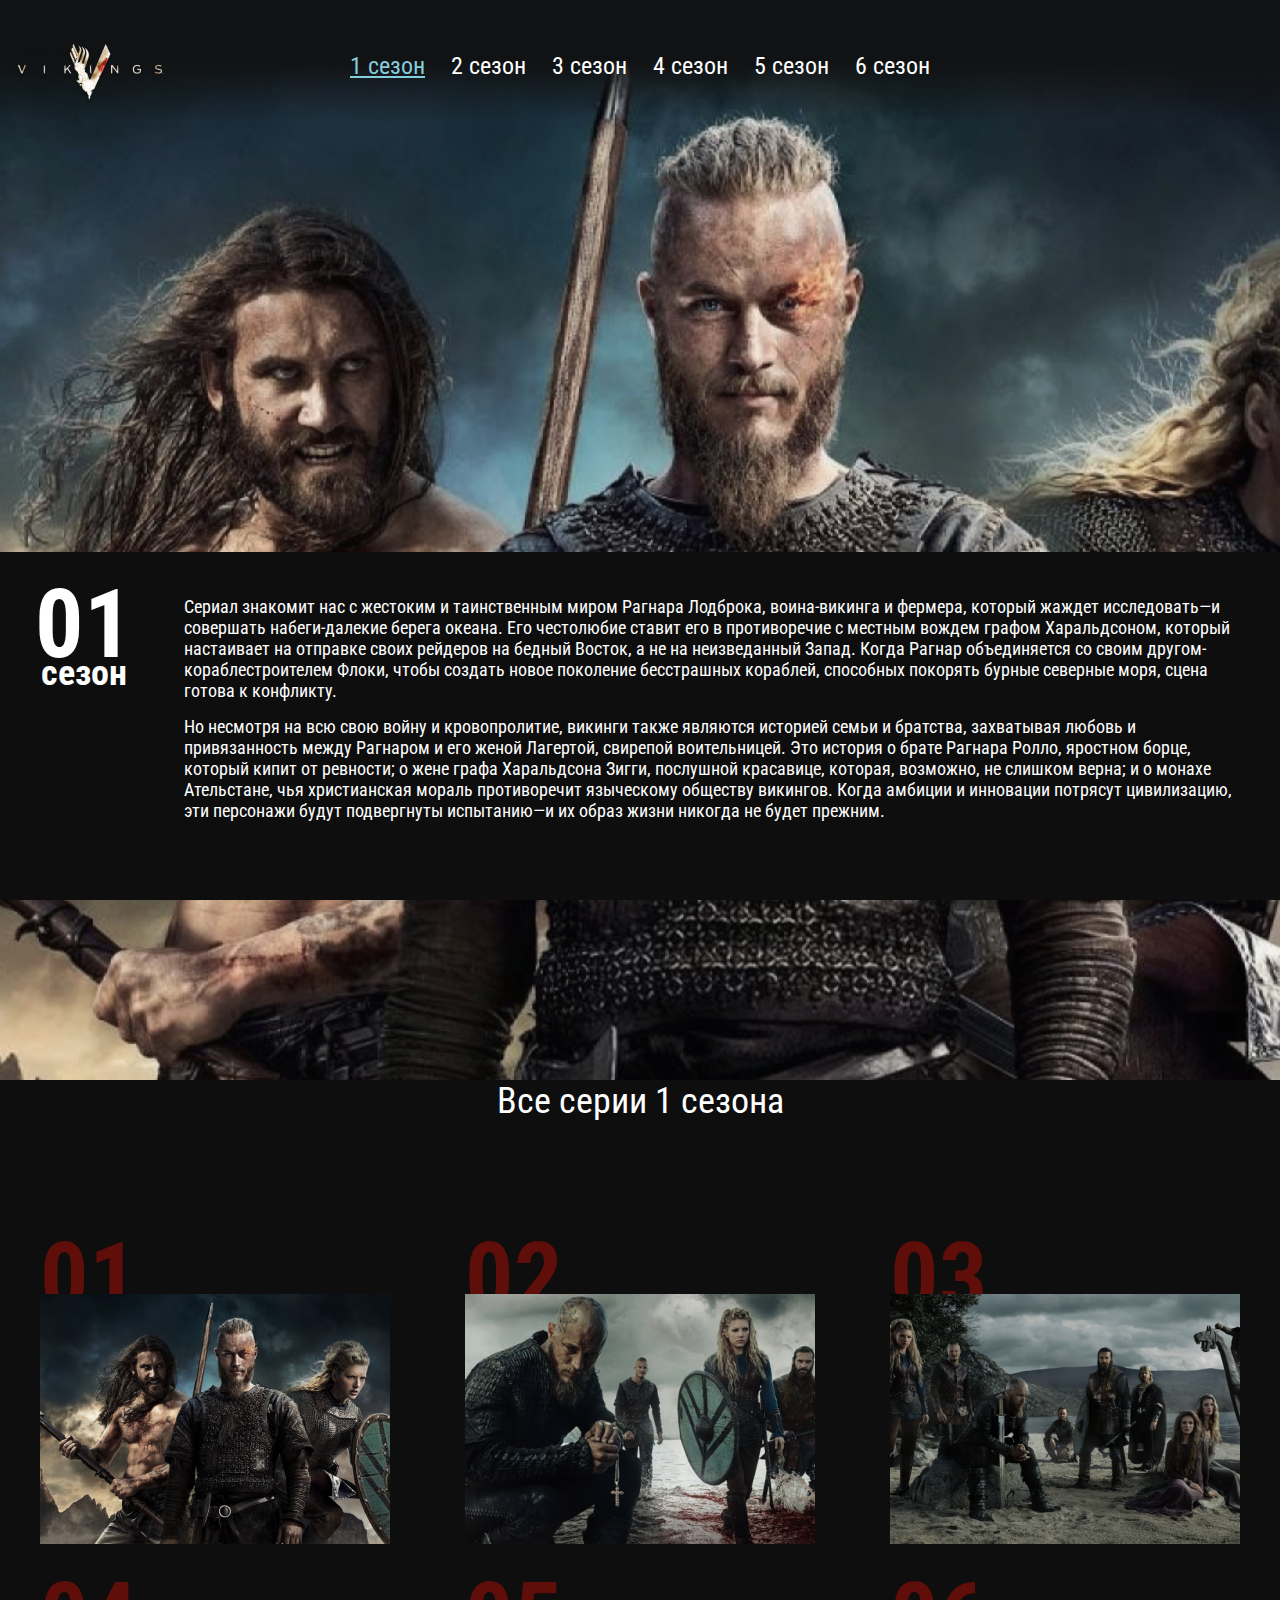
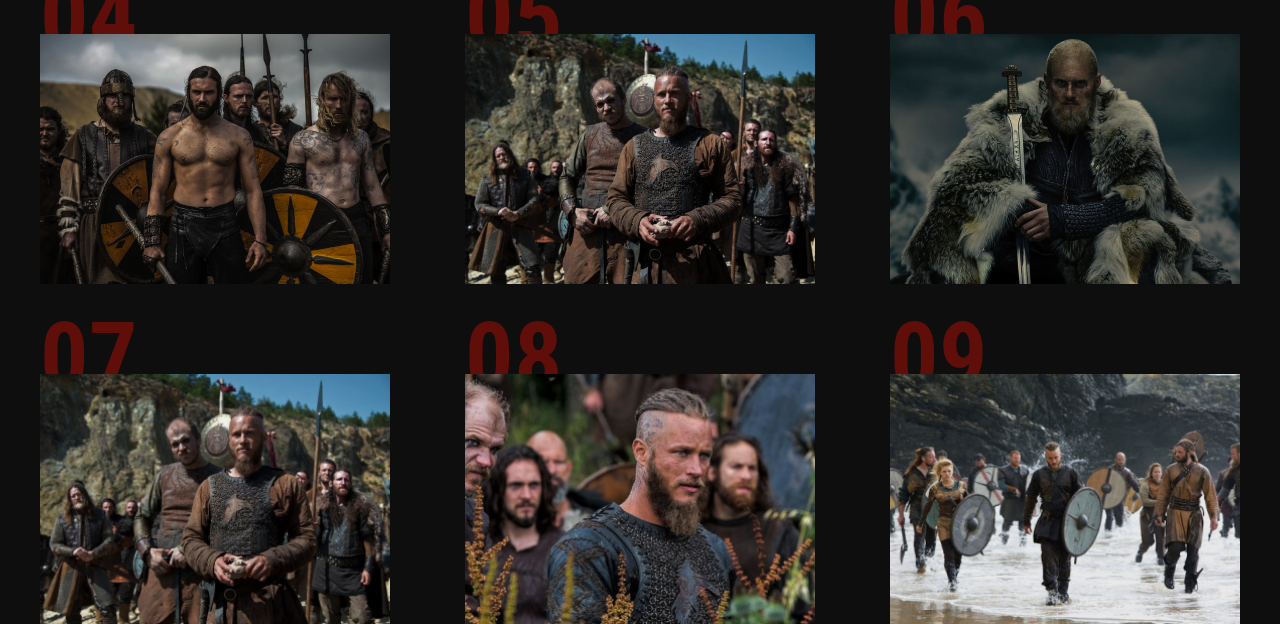
<file: vikings/season1.html>
<!DOCTYPE html>
<html lang="ru">
  <head>
    <meta charset="UTF-8" />
    <meta name="viewport" content="width=device-width, initial-scale=1.0" />
    <meta http-equiv="X-UA-Compatible" content="ie=edge" />
    <title>Document2</title>
    <link rel="preconnect" href="https://fonts.gstatic.com" />
    <link
      href="https://fonts.googleapis.com/css2?family=Roboto+Condensed:ital,wght@0,400;0,700;1,300&display=swap"
      rel="stylesheet"
    />
    <link rel="stylesheet" href="css/reset.css" />
    <link rel="stylesheet" href="css/slick.css" />
    <link rel="stylesheet" href="css/jquery.fancybox.css" />
    <link rel="stylesheet" href="css/style.css" />
  </head>

  <body>
    <header class="page-header">
      <nav class="menu">
        <button class="menu__btn">
          <span></span>
        </button>
        
        <div class="menu__container">
          <a class="page-logo" href="index.html">
            <img src="images/page-logo.png" alt="">
          </a>
          <ul class="menu__list">
            <li class="menu__list-tiem">
              <a class="menu__list-link menu__list-link--active" href="#"
                >1 сезон</a
              >
            </li>
            <li class="menu__list-tiem">
              <a class="menu__list-link" href="#">2 сезон</a>
            </li>
            <li class="menu__list-tiem">
              <a class="menu__list-link" href="#">3 сезон</a>
            </li>
            <li class="menu__list-tiem">
              <a class="menu__list-link" href="#">4 сезон</a>
            </li>
            <li class="menu__list-tiem">
              <a class="menu__list-link" href="#">5 сезон</a>
            </li>
            <li class="menu__list-tiem">
              <a class="menu__list-link" href="#">6 сезон</a>
            </li>
          </ul>

        </div>
      </nav>
      <div class="season-info">
        <div class="season-info__num">
          01
          <span>сезон</span>
        </div>
        <div class="season-info__text">
          <p>
            Сериал знакомит нас с жестоким и таинственным миром Рагнара
            Лодброка, воина-викинга и фермера, который жаждет исследовать—и
            совершать набеги-далекие берега океана. Его честолюбие ставит его в
            противоречие с местным вождем графом Харальдсоном, который
            настаивает на отправке своих рейдеров на бедный Восток, а не на
            неизведанный Запад. Когда Рагнар объединяется со своим
            другом-кораблестроителем Флоки, чтобы создать новое поколение
            бесстрашных кораблей, способных покорять бурные северные моря, сцена
            готова к конфликту.
          </p>
          <p>
            Но несмотря на всю свою войну и кровопролитие, викинги также
            являются историей семьи и братства, захватывая любовь и
            привязанность между Рагнаром и его женой Лагертой, свирепой
            воительницей. Это история о брате Рагнара Ролло, яростном борце,
            который кипит от ревности; о жене графа Харальдсона Зигги, послушной
            красавице, которая, возможно, не слишком верна; и о монахе
            Ательстане, чья христианская мораль противоречит языческому обществу
            викингов. Когда амбиции и инновации потрясут цивилизацию, эти
            персонажи будут подвергнуты испытанию—и их образ жизни никогда не
            будет прежним.
          </p>
        </div>
      </div>
    </header>

    <section class="section seasons-page">
      <div class="container">
        <h3 class="title">
          Все серии 1 сезона
        </h3>
        <ol class="seasons__inner">
          <li class="seasons__item" style="background-image: url('images/img1.jpg');">
            <a class="seasons__link" data-fancybox="gallery" href="https://www.youtube.com/watch?v=9GgxinPwAGc">Смотреть</a>
          </li>
          <li class="seasons__item" style="background-image: url('images/img2.jpg');">
            <a class="seasons__link" data-fancybox="gallery" href="https://www.youtube.com/watch?v=9GgxinPwAGc">Смотреть</a>
          </li>
          <li class="seasons__item" style="background-image: url('images/img3.jpg');">
            <a class="seasons__link" data-fancybox="gallery" href="https://www.youtube.com/watch?v=9GgxinPwAGc">Смотреть</a>
          </li>
          <li class="seasons__item" style="background-image: url('images/img4.jpg');">
            <a class="seasons__link" data-fancybox="gallery" href="https://www.youtube.com/watch?v=9GgxinPwAGc">Смотреть</a>
          </li>
          <li class="seasons__item" style="background-image: url('images/img5.jpg');">
            <a class="seasons__link" data-fancybox="gallery" href="https://www.youtube.com/watch?v=9GgxinPwAGc">Смотреть</a>
          </li>
          <li class="seasons__item" style="background-image: url('images/img6.jpg');">
            <a class="seasons__link" data-fancybox="gallery" href="https://www.youtube.com/watch?v=9GgxinPwAGc">Смотреть</a>
          </li>
          <li class="seasons__item" style="background-image: url('images/img7.png');">
            <a class="seasons__link" data-fancybox="gallery" href="https://www.youtube.com/watch?v=9GgxinPwAGc">Смотреть</a>
          </li>
          <li class="seasons__item" style="background-image: url('images/img8.png');">
            <a class="seasons__link" data-fancybox="gallery" href="https://www.youtube.com/watch?v=9GgxinPwAGc">Смотреть</a>
          </li>
          <li class="seasons__item" style="background-image: url('images/img9.png');">
            <a class="seasons__link" data-fancybox="gallery" href="https://www.youtube.com/watch?v=9GgxinPwAGc">Смотреть</a>
          </li>
        </ol>
      </div>
    </section>

    <script src="https://ajax.googleapis.com/ajax/libs/jquery/3.4.1/jquery.min.js"></script>
    <script src="js/slick.min.js"></script>
    <script src="js/jquery.fancybox.min.js"></script>
    <script src="js/main.js"></script>
  </body>
</html>
</file>
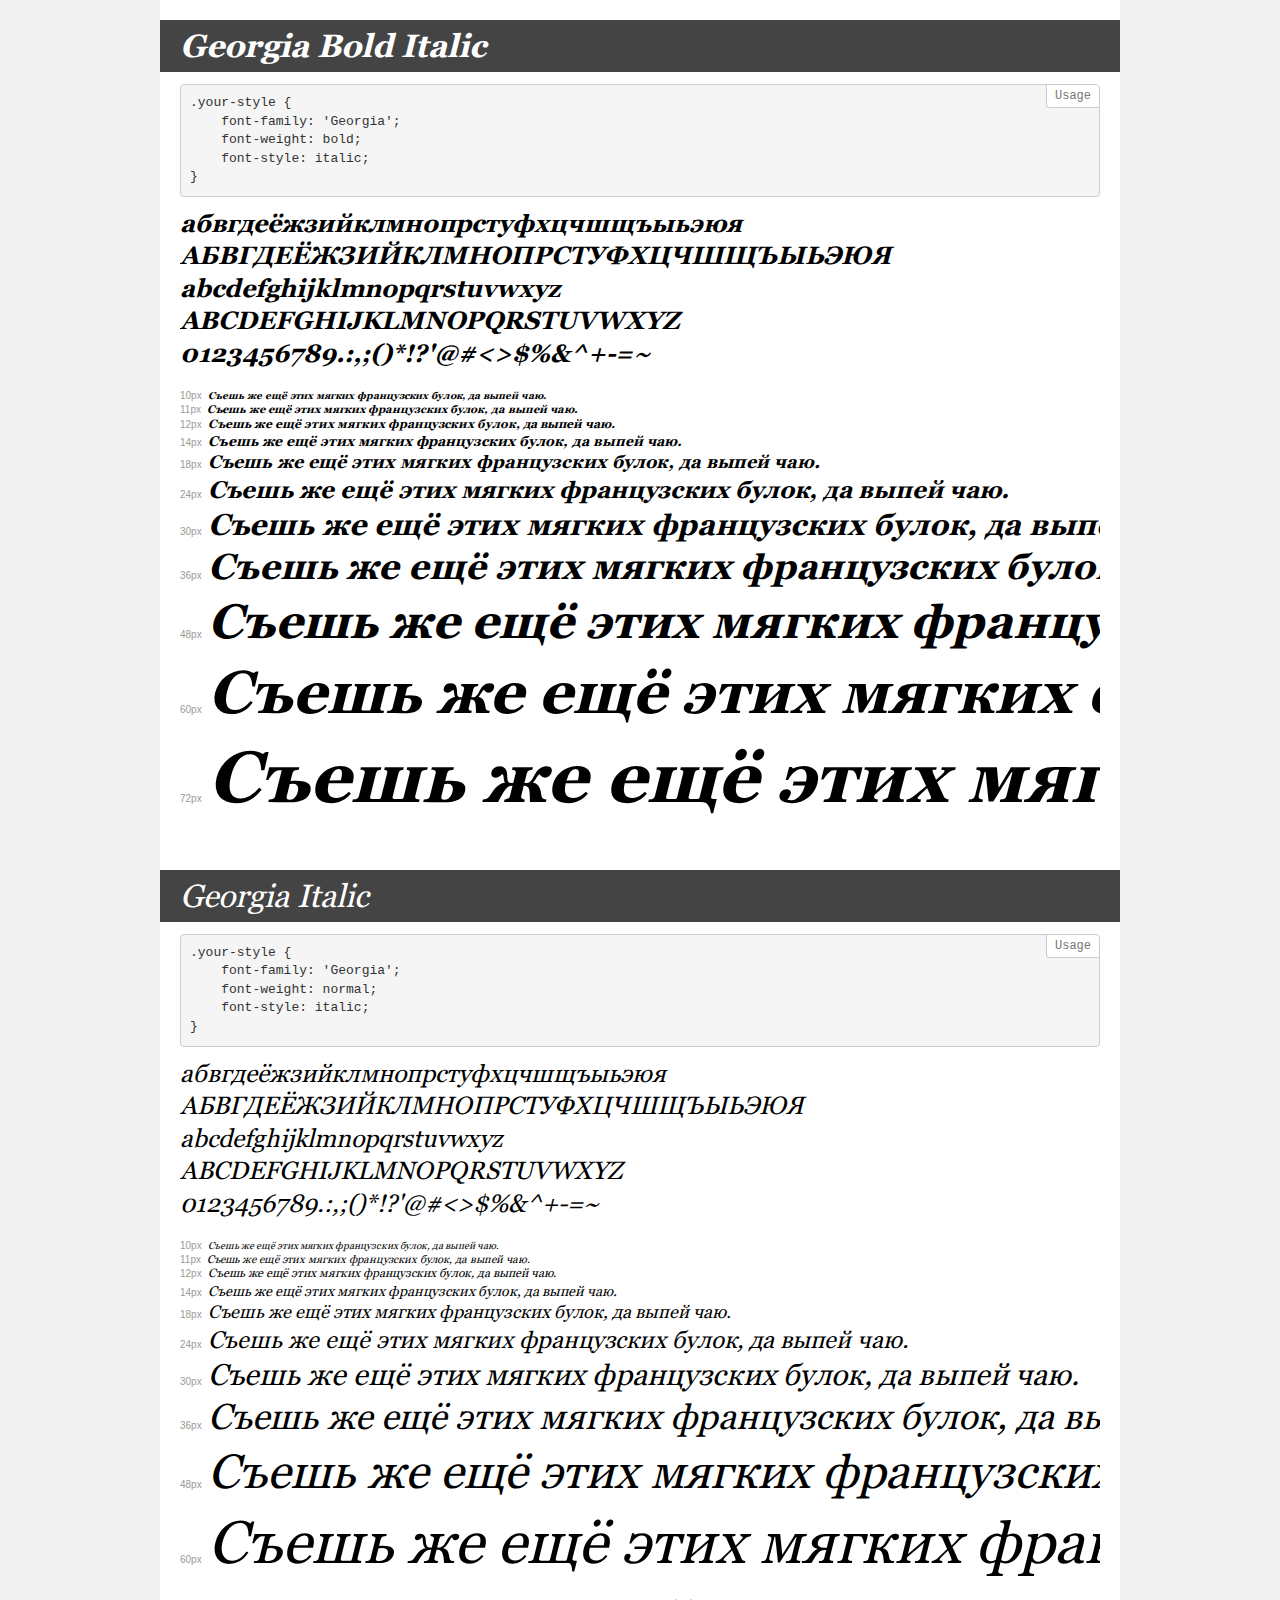
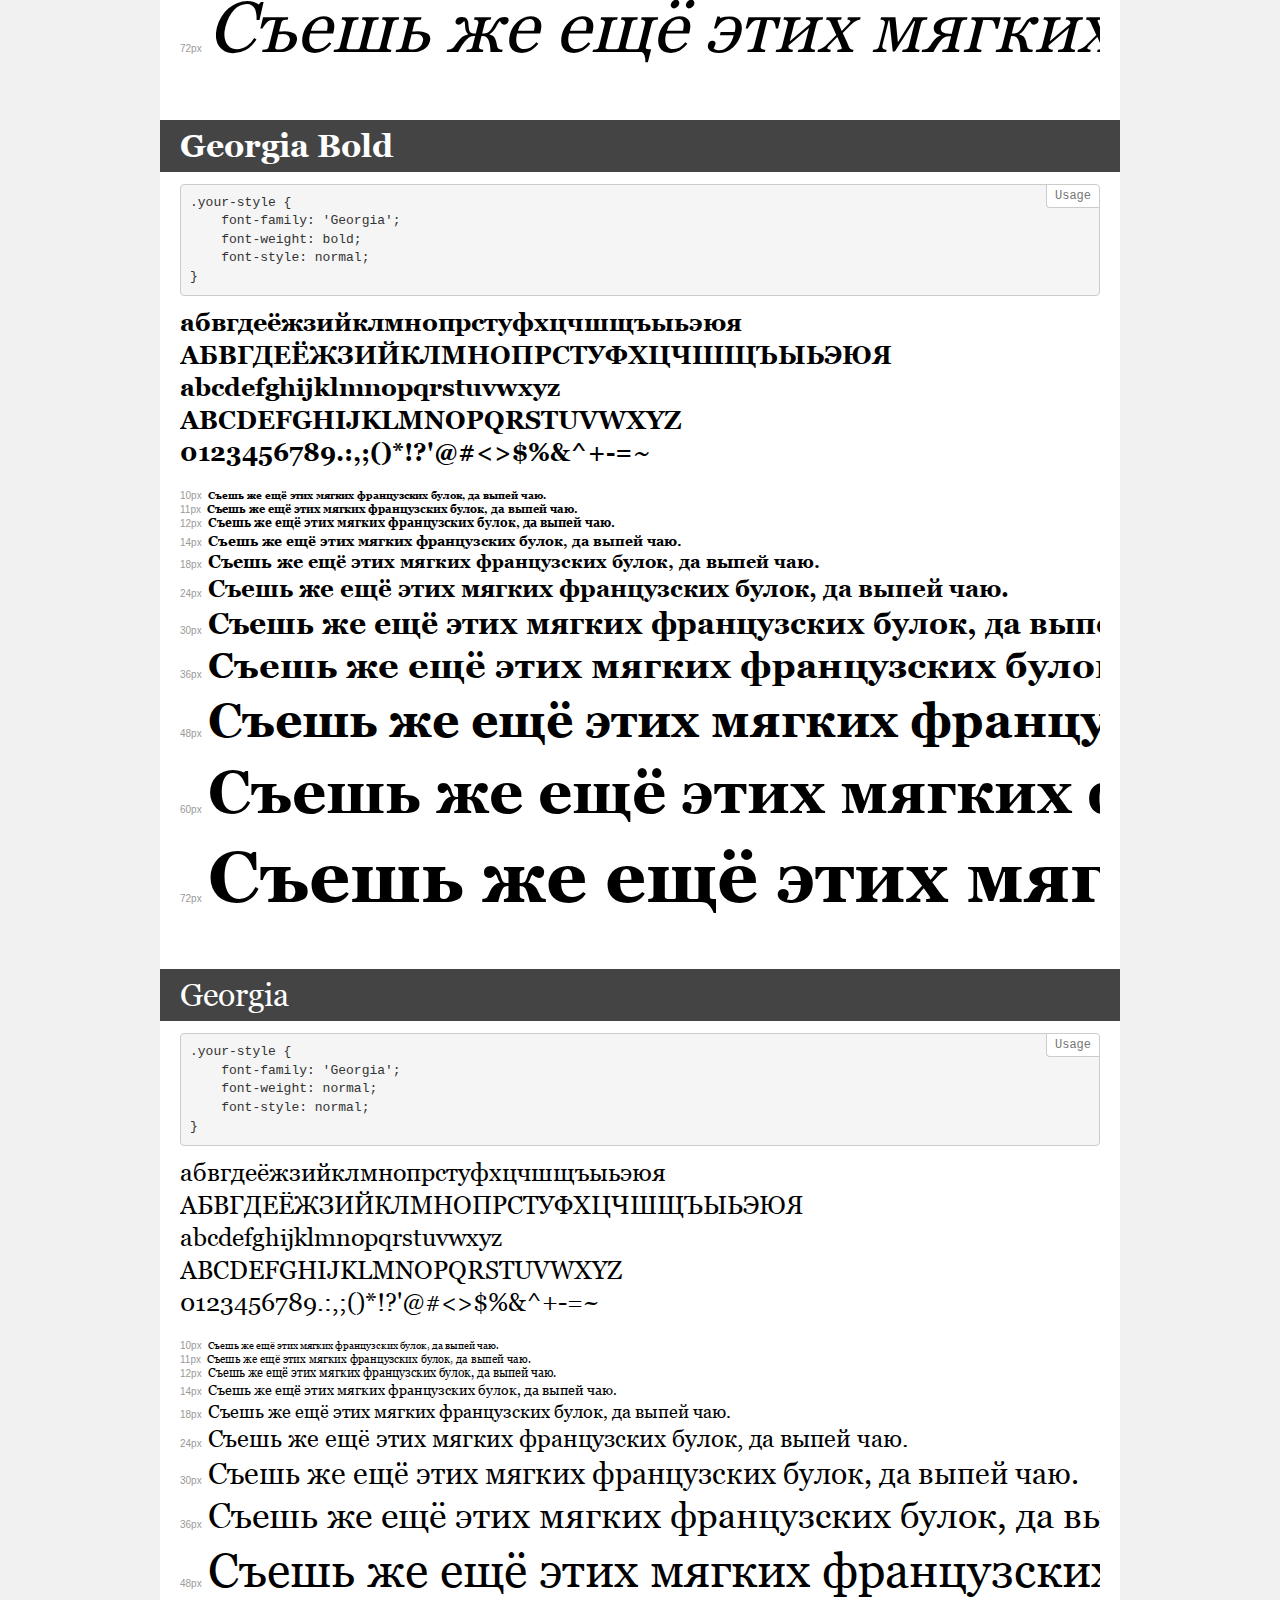
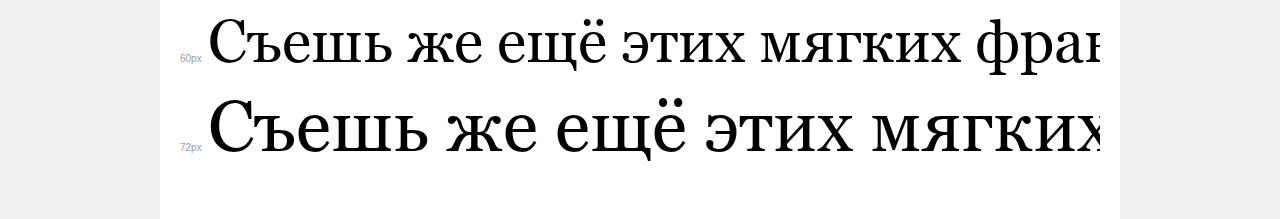
<file: alivio/css/fonts/Georgia/demo.html>
<!DOCTYPE html>
<html>
<head>
	<meta charset="utf-8">
	<meta http-equiv="X-UA-Compatible" content="IE=edge">
	<meta name="viewport" content="width=device-width, initial-scale=1">
	<meta name="robots" content="noindex, noarchive">
	<title>Transfonter demo</title>
	<link href="stylesheet.css" rel="stylesheet">
	<style>
		/*
		http://meyerweb.com/eric/tools/css/reset/
		v2.0 | 20110126
		License: none (public domain)
		*/
		html, body, div, span, applet, object, iframe,
		h1, h2, h3, h4, h5, h6, p, blockquote, pre,
		a, abbr, acronym, address, big, cite, code,
		del, dfn, em, img, ins, kbd, q, s, samp,
		small, strike, strong, sub, sup, tt, var,
		b, u, i, center,
		dl, dt, dd, ol, ul, li,
		fieldset, form, label, legend,
		table, caption, tbody, tfoot, thead, tr, th, td,
		article, aside, canvas, details, embed,
		figure, figcaption, footer, header, hgroup,
		menu, nav, output, ruby, section, summary,
		time, mark, audio, video {
			margin: 0;
			padding: 0;
			border: 0;
			font-size: 100%;
			font: inherit;
			vertical-align: baseline;
		}
		/* HTML5 display-role reset for older browsers */
		article, aside, details, figcaption, figure,
		footer, header, hgroup, menu, nav, section {
			display: block;
		}
		body {
			line-height: 1;
		}
		ol, ul {
			list-style: none;
		}
		blockquote, q {
			quotes: none;
		}
		blockquote:before, blockquote:after,
		q:before, q:after {
			content: '';
			content: none;
		}
		table {
			border-collapse: collapse;
			border-spacing: 0;
		}
		/* common styles */
		body {
			background: #f1f1f1;
			color: #000;
		}
		.page {
			background: #fff;
			width: 920px;
			margin: 0 auto;
			padding: 20px 20px 0 20px;
			overflow: hidden;
		}
		.font-container {
			overflow-x: auto;
			overflow-y: hidden;
			margin-bottom: 40px;
			line-height: 1.3;
			white-space: nowrap;
			padding-bottom: 5px;
		}
		h1 {
			position: relative;
			background: #444;
			font-size: 32px;
			color: #fff;
			padding: 10px 20px;
			margin: 0 -20px 12px -20px;
		}
		.letters {
			font-size: 25px;
			margin-bottom: 20px;
		}
		.s10:before {
			content: '10px';
		}
		.s11:before {
			content: '11px';
		}
		.s12:before {
			content: '12px';
		}
		.s14:before {
			content: '14px';
		}
		.s18:before {
			content: '18px';
		}
		.s24:before {
			content: '24px';
		}
		.s30:before {
			content: '30px';
		}
		.s36:before {
			content: '36px';
		}
		.s48:before {
			content: '48px';
		}
		.s60:before {
			content: '60px';
		}
		.s72:before {
			content: '72px';
		}
		.s10:before, .s11:before, .s12:before, .s14:before,
		.s18:before, .s24:before, .s30:before, .s36:before,
		.s48:before, .s60:before, .s72:before {
			font-family: Arial, sans-serif;
			font-size: 10px;
			font-weight: normal;
			font-style: normal;
			color: #999;
			padding-right: 6px;
		}
		pre {
			display: block;
			position: relative;
			padding: 9px;
			margin: 0 0 10px;
			font-family: Monaco, Menlo, Consolas, "Courier New", monospace !important;
			font-size: 13px;
			line-height: 1.428571429;
			color: #333;
			font-weight: normal !important;
			font-style: normal !important;
			background-color: #f5f5f5;
			border: 1px solid #ccc;
			overflow-x: auto;
			border-radius: 4px;
		}
		pre:after {
			display: block;
			position: absolute;
			right: 0;
			top: 0;
			content: 'Usage';
			line-height: 1;
			padding: 5px 8px;
			font-size: 12px;
			color: #767676;
			background-color: #fff;
			border: 1px solid #ccc;
			border-right: none;
			border-top: none;
			border-radius: 0 4px 0 4px;
			z-index: 10;
		}
		/* responsive */
		@media (max-width: 959px) {
			.page {
				width: auto;
				margin: 0;
			}
		}
	</style>
</head>
<body>
<div class="page">
	<div class="demo" style="font-family: 'Georgia'; font-weight: bold; font-style: italic;">
		<h1>Georgia Bold Italic</h1>
		<pre>.your-style {
    font-family: 'Georgia';
    font-weight: bold;
    font-style: italic;
}</pre>
		<div class="font-container">
			<p class="letters">
				абвгдеёжзийклмнопрстуфхцчшщъыьэюя <br />
				АБВГДЕЁЖЗИЙКЛМНОПРСТУФХЦЧШЩЪЫЬЭЮЯ <br />
				abcdefghijklmnopqrstuvwxyz <br />
				ABCDEFGHIJKLMNOPQRSTUVWXYZ <br />				0123456789.:,;()*!?'@#<>$%&^+-=~
			</p>
			<p class="s10" style="font-size: 10px;">Съешь же ещё этих мягких французских булок, да выпей чаю.</p>
			<p class="s11" style="font-size: 11px;">Съешь же ещё этих мягких французских булок, да выпей чаю.</p>
			<p class="s12" style="font-size: 12px;">Съешь же ещё этих мягких французских булок, да выпей чаю.</p>
			<p class="s14" style="font-size: 14px;">Съешь же ещё этих мягких французских булок, да выпей чаю.</p>
			<p class="s18" style="font-size: 18px;">Съешь же ещё этих мягких французских булок, да выпей чаю.</p>
			<p class="s24" style="font-size: 24px;">Съешь же ещё этих мягких французских булок, да выпей чаю.</p>
			<p class="s30" style="font-size: 30px;">Съешь же ещё этих мягких французских булок, да выпей чаю.</p>
			<p class="s36" style="font-size: 36px;">Съешь же ещё этих мягких французских булок, да выпей чаю.</p>
			<p class="s48" style="font-size: 48px;">Съешь же ещё этих мягких французских булок, да выпей чаю.</p>
			<p class="s60" style="font-size: 60px;">Съешь же ещё этих мягких французских булок, да выпей чаю.</p>
			<p class="s72" style="font-size: 72px;">Съешь же ещё этих мягких французских булок, да выпей чаю.</p>
		</div>
	</div>
	<div class="demo" style="font-family: 'Georgia'; font-weight: normal; font-style: italic;">
		<h1>Georgia Italic</h1>
		<pre>.your-style {
    font-family: 'Georgia';
    font-weight: normal;
    font-style: italic;
}</pre>
		<div class="font-container">
			<p class="letters">
				абвгдеёжзийклмнопрстуфхцчшщъыьэюя <br />
				АБВГДЕЁЖЗИЙКЛМНОПРСТУФХЦЧШЩЪЫЬЭЮЯ <br />
				abcdefghijklmnopqrstuvwxyz <br />
				ABCDEFGHIJKLMNOPQRSTUVWXYZ <br />				0123456789.:,;()*!?'@#<>$%&^+-=~
			</p>
			<p class="s10" style="font-size: 10px;">Съешь же ещё этих мягких французских булок, да выпей чаю.</p>
			<p class="s11" style="font-size: 11px;">Съешь же ещё этих мягких французских булок, да выпей чаю.</p>
			<p class="s12" style="font-size: 12px;">Съешь же ещё этих мягких французских булок, да выпей чаю.</p>
			<p class="s14" style="font-size: 14px;">Съешь же ещё этих мягких французских булок, да выпей чаю.</p>
			<p class="s18" style="font-size: 18px;">Съешь же ещё этих мягких французских булок, да выпей чаю.</p>
			<p class="s24" style="font-size: 24px;">Съешь же ещё этих мягких французских булок, да выпей чаю.</p>
			<p class="s30" style="font-size: 30px;">Съешь же ещё этих мягких французских булок, да выпей чаю.</p>
			<p class="s36" style="font-size: 36px;">Съешь же ещё этих мягких французских булок, да выпей чаю.</p>
			<p class="s48" style="font-size: 48px;">Съешь же ещё этих мягких французских булок, да выпей чаю.</p>
			<p class="s60" style="font-size: 60px;">Съешь же ещё этих мягких французских булок, да выпей чаю.</p>
			<p class="s72" style="font-size: 72px;">Съешь же ещё этих мягких французских булок, да выпей чаю.</p>
		</div>
	</div>
	<div class="demo" style="font-family: 'Georgia'; font-weight: bold; font-style: normal;">
		<h1>Georgia Bold</h1>
		<pre>.your-style {
    font-family: 'Georgia';
    font-weight: bold;
    font-style: normal;
}</pre>
		<div class="font-container">
			<p class="letters">
				абвгдеёжзийклмнопрстуфхцчшщъыьэюя <br />
				АБВГДЕЁЖЗИЙКЛМНОПРСТУФХЦЧШЩЪЫЬЭЮЯ <br />
				abcdefghijklmnopqrstuvwxyz <br />
				ABCDEFGHIJKLMNOPQRSTUVWXYZ <br />				0123456789.:,;()*!?'@#<>$%&^+-=~
			</p>
			<p class="s10" style="font-size: 10px;">Съешь же ещё этих мягких французских булок, да выпей чаю.</p>
			<p class="s11" style="font-size: 11px;">Съешь же ещё этих мягких французских булок, да выпей чаю.</p>
			<p class="s12" style="font-size: 12px;">Съешь же ещё этих мягких французских булок, да выпей чаю.</p>
			<p class="s14" style="font-size: 14px;">Съешь же ещё этих мягких французских булок, да выпей чаю.</p>
			<p class="s18" style="font-size: 18px;">Съешь же ещё этих мягких французских булок, да выпей чаю.</p>
			<p class="s24" style="font-size: 24px;">Съешь же ещё этих мягких французских булок, да выпей чаю.</p>
			<p class="s30" style="font-size: 30px;">Съешь же ещё этих мягких французских булок, да выпей чаю.</p>
			<p class="s36" style="font-size: 36px;">Съешь же ещё этих мягких французских булок, да выпей чаю.</p>
			<p class="s48" style="font-size: 48px;">Съешь же ещё этих мягких французских булок, да выпей чаю.</p>
			<p class="s60" style="font-size: 60px;">Съешь же ещё этих мягких французских булок, да выпей чаю.</p>
			<p class="s72" style="font-size: 72px;">Съешь же ещё этих мягких французских булок, да выпей чаю.</p>
		</div>
	</div>
	<div class="demo" style="font-family: 'Georgia'; font-weight: normal; font-style: normal;">
		<h1>Georgia</h1>
		<pre>.your-style {
    font-family: 'Georgia';
    font-weight: normal;
    font-style: normal;
}</pre>
		<div class="font-container">
			<p class="letters">
				абвгдеёжзийклмнопрстуфхцчшщъыьэюя <br />
				АБВГДЕЁЖЗИЙКЛМНОПРСТУФХЦЧШЩЪЫЬЭЮЯ <br />
				abcdefghijklmnopqrstuvwxyz <br />
				ABCDEFGHIJKLMNOPQRSTUVWXYZ <br />				0123456789.:,;()*!?'@#<>$%&^+-=~
			</p>
			<p class="s10" style="font-size: 10px;">Съешь же ещё этих мягких французских булок, да выпей чаю.</p>
			<p class="s11" style="font-size: 11px;">Съешь же ещё этих мягких французских булок, да выпей чаю.</p>
			<p class="s12" style="font-size: 12px;">Съешь же ещё этих мягких французских булок, да выпей чаю.</p>
			<p class="s14" style="font-size: 14px;">Съешь же ещё этих мягких французских булок, да выпей чаю.</p>
			<p class="s18" style="font-size: 18px;">Съешь же ещё этих мягких французских булок, да выпей чаю.</p>
			<p class="s24" style="font-size: 24px;">Съешь же ещё этих мягких французских булок, да выпей чаю.</p>
			<p class="s30" style="font-size: 30px;">Съешь же ещё этих мягких французских булок, да выпей чаю.</p>
			<p class="s36" style="font-size: 36px;">Съешь же ещё этих мягких французских булок, да выпей чаю.</p>
			<p class="s48" style="font-size: 48px;">Съешь же ещё этих мягких французских булок, да выпей чаю.</p>
			<p class="s60" style="font-size: 60px;">Съешь же ещё этих мягких французских булок, да выпей чаю.</p>
			<p class="s72" style="font-size: 72px;">Съешь же ещё этих мягких французских булок, да выпей чаю.</p>
		</div>
	</div>
</div>
</body>
</html>
</file>
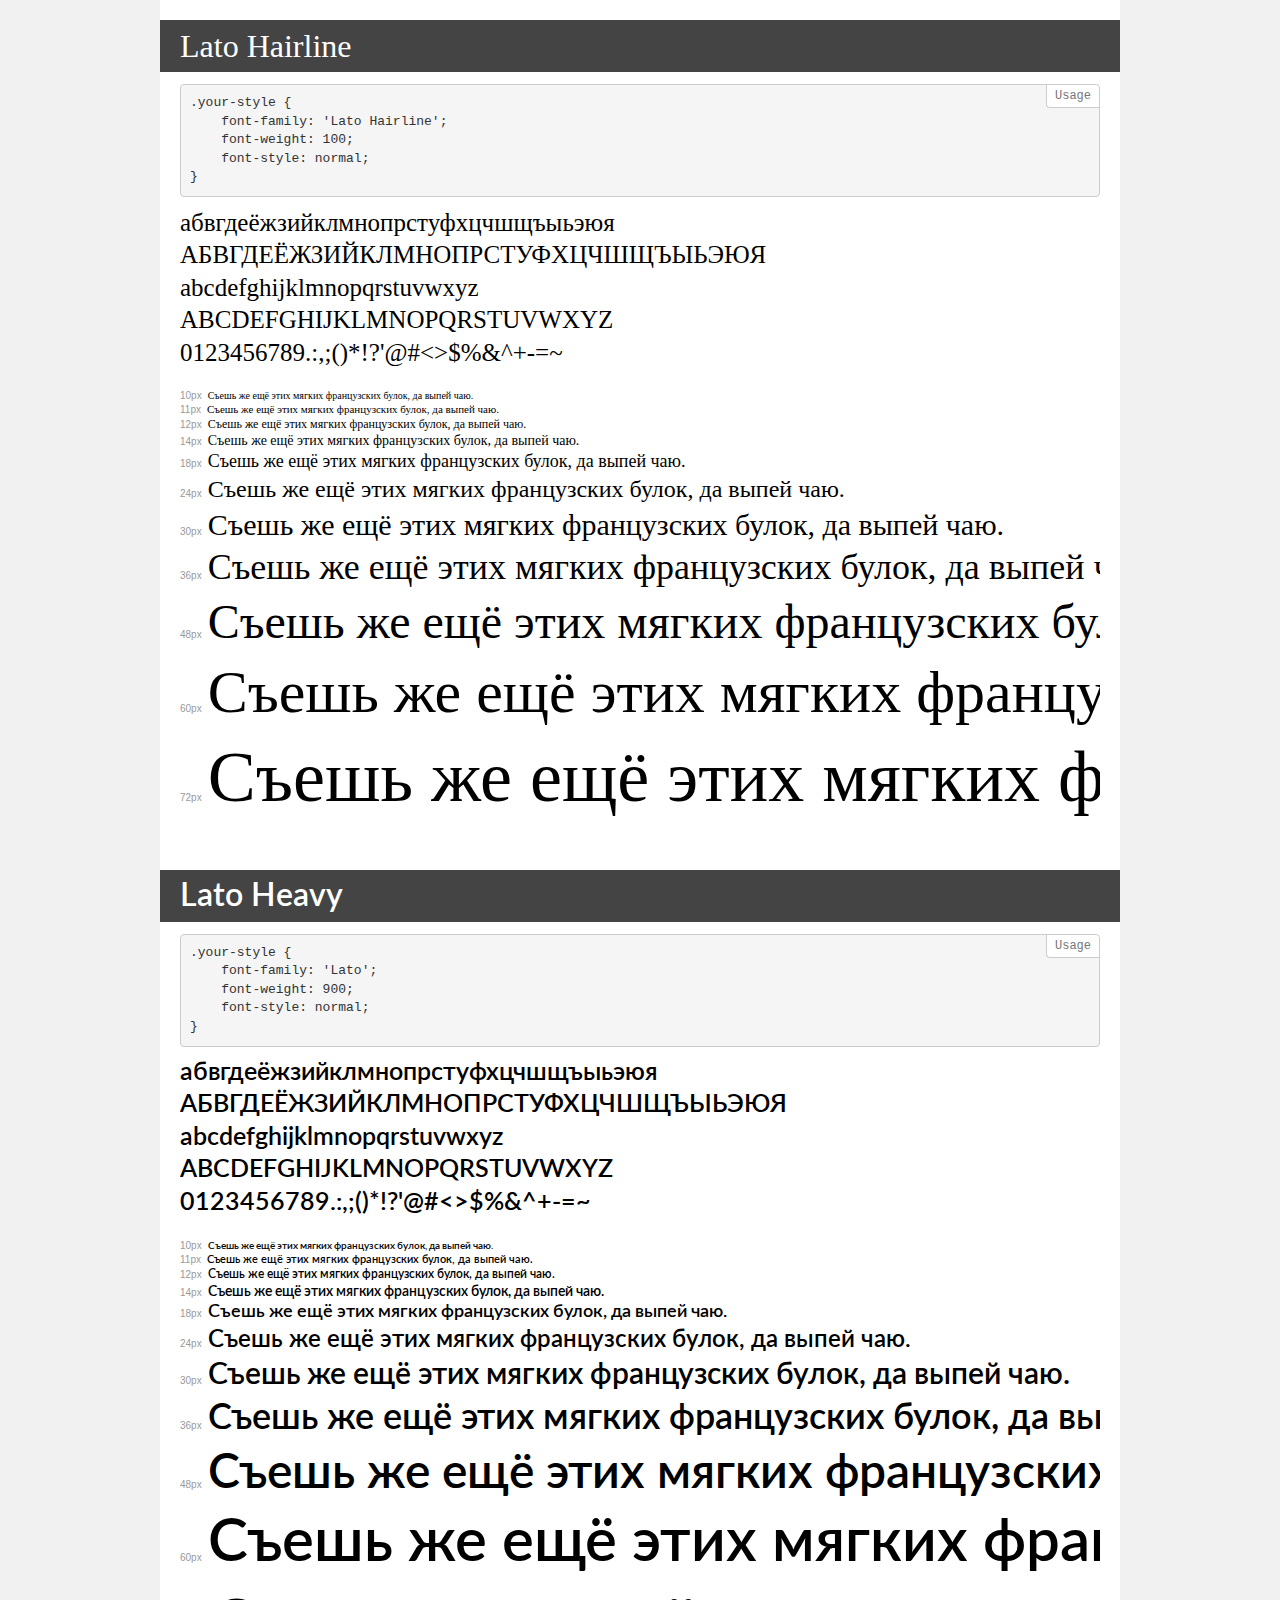
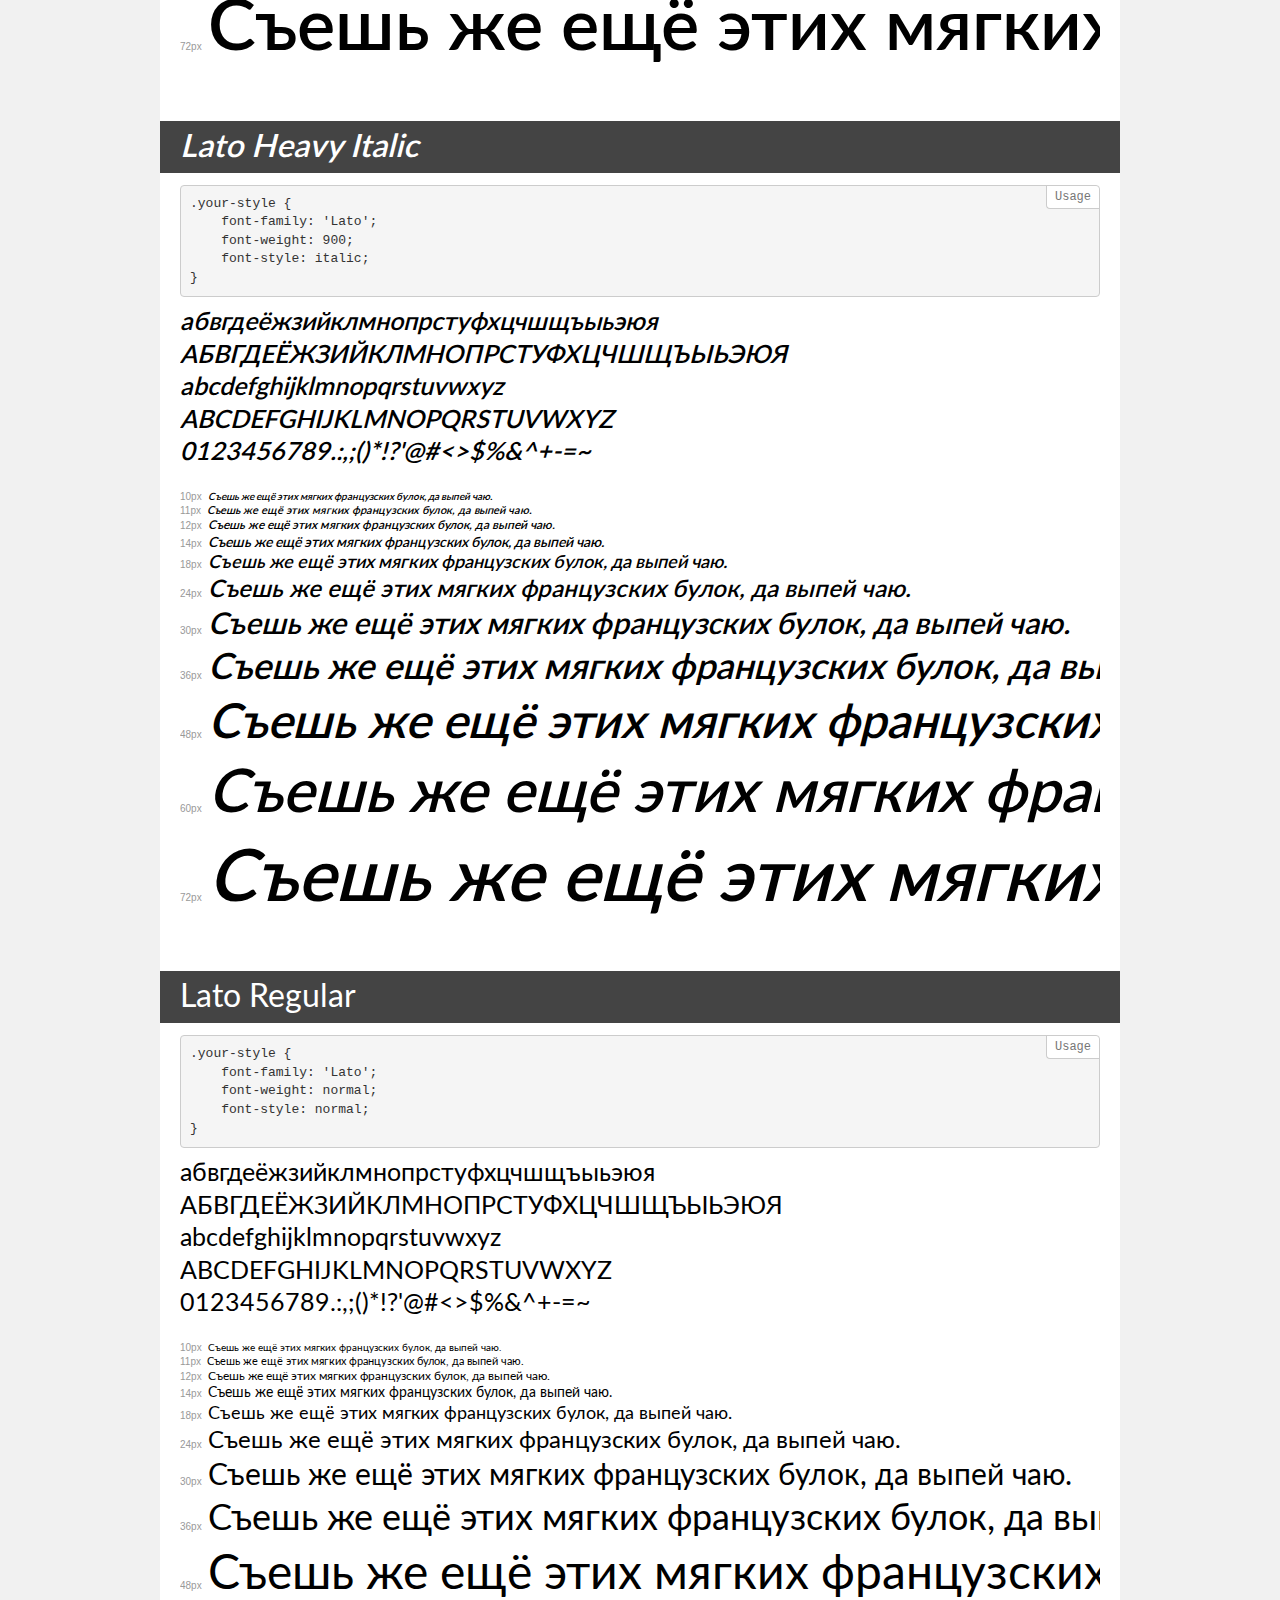
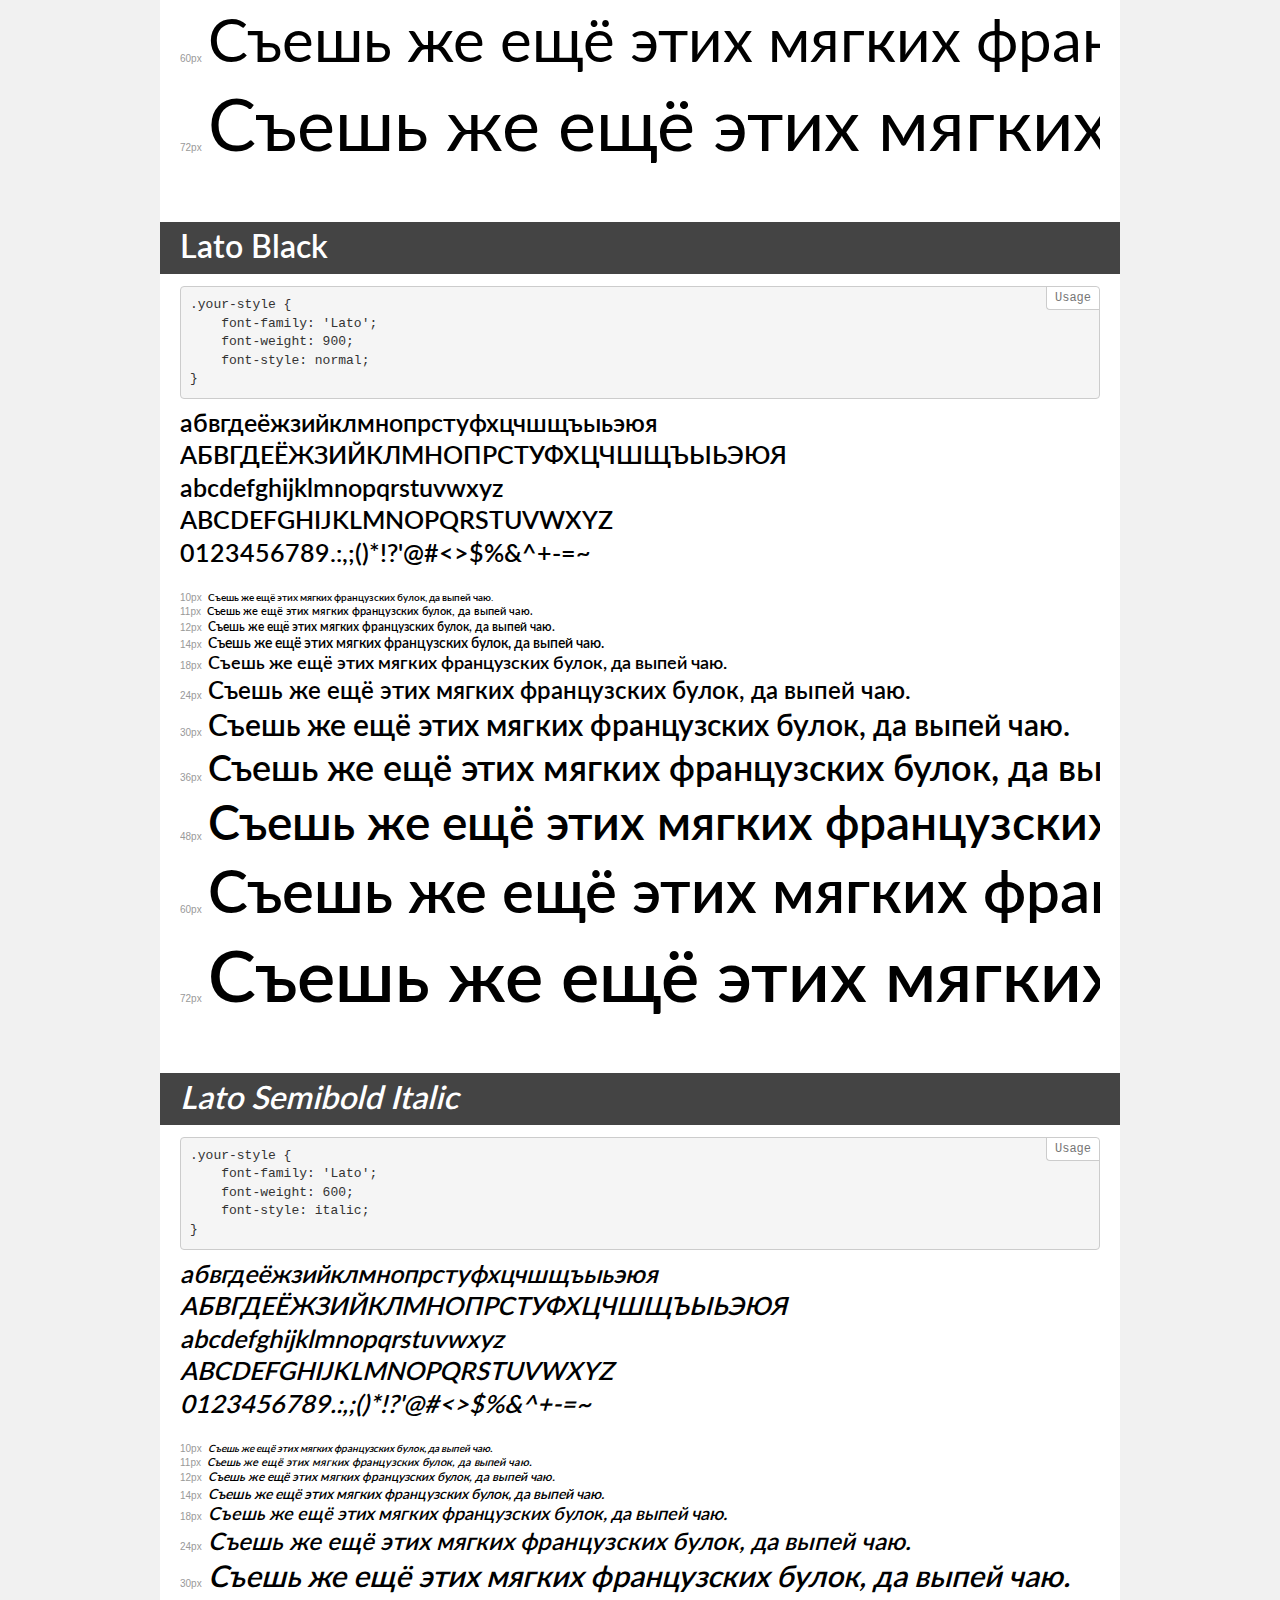
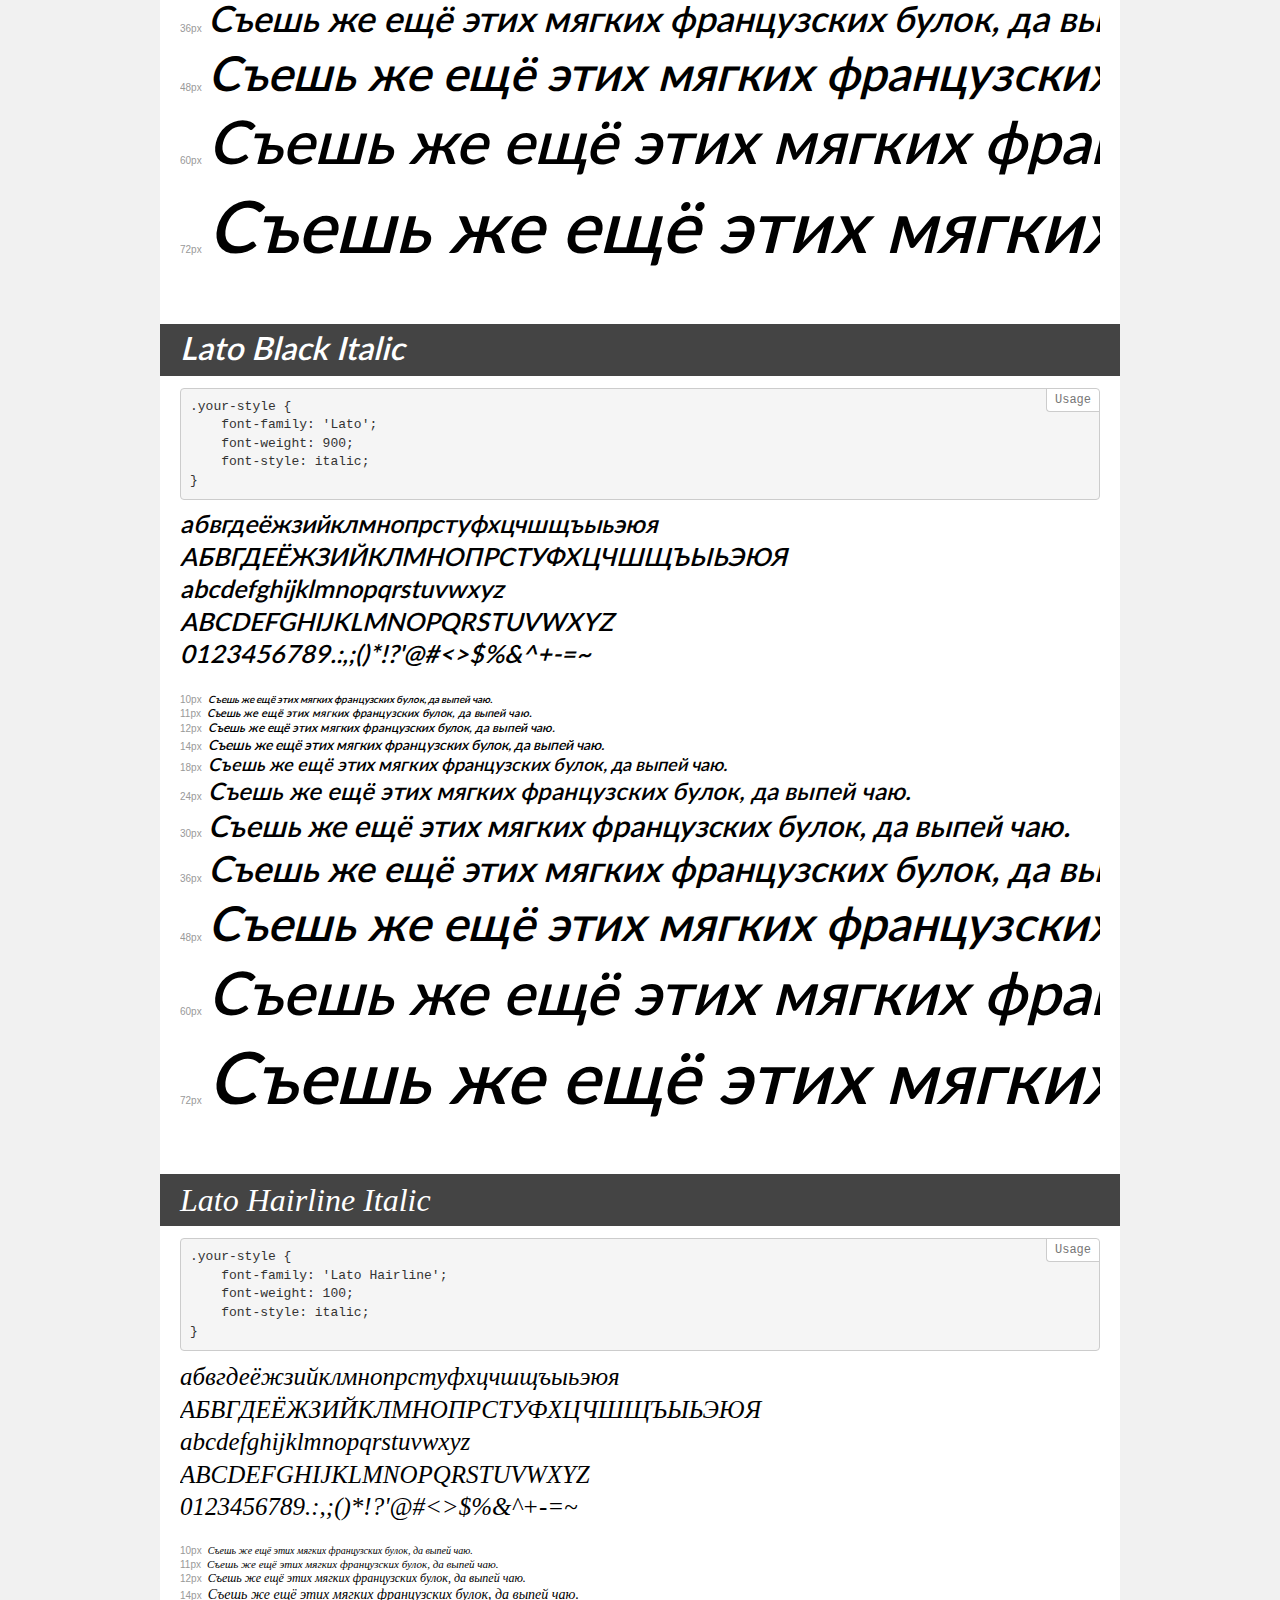
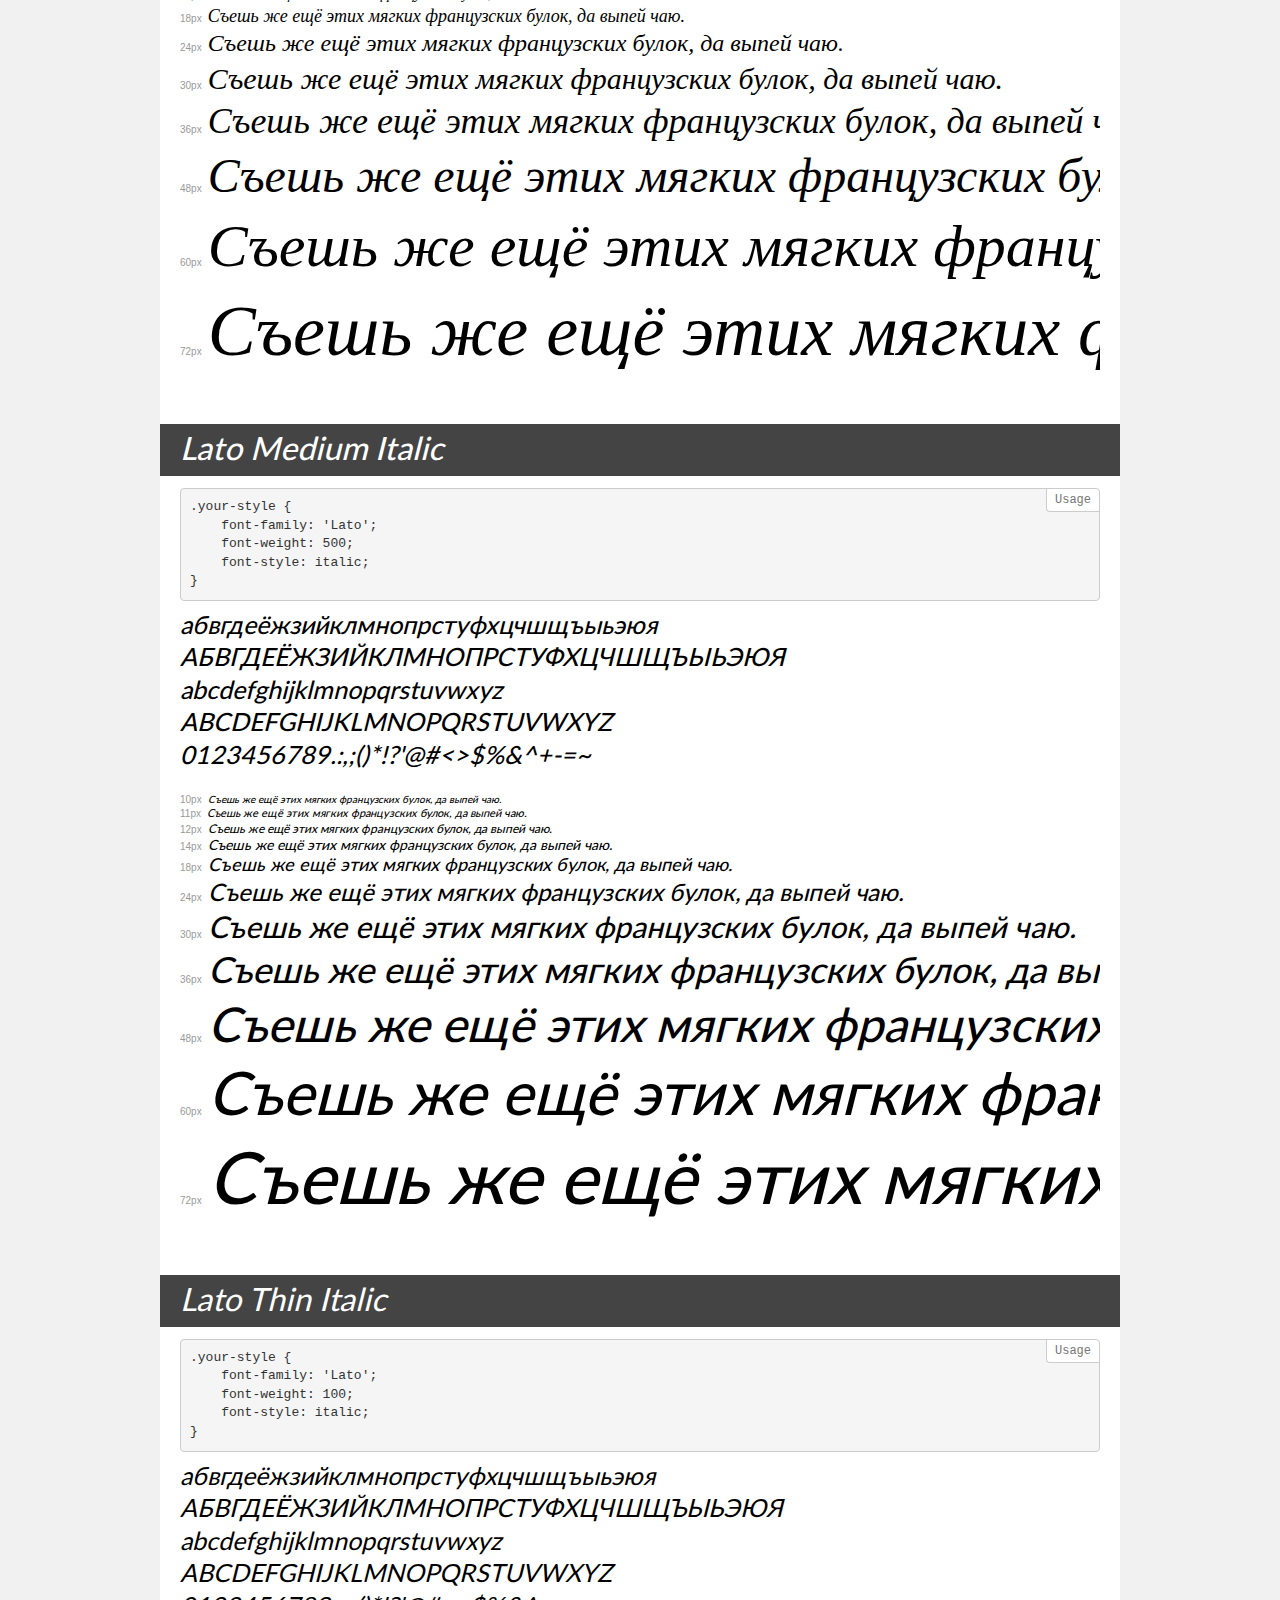
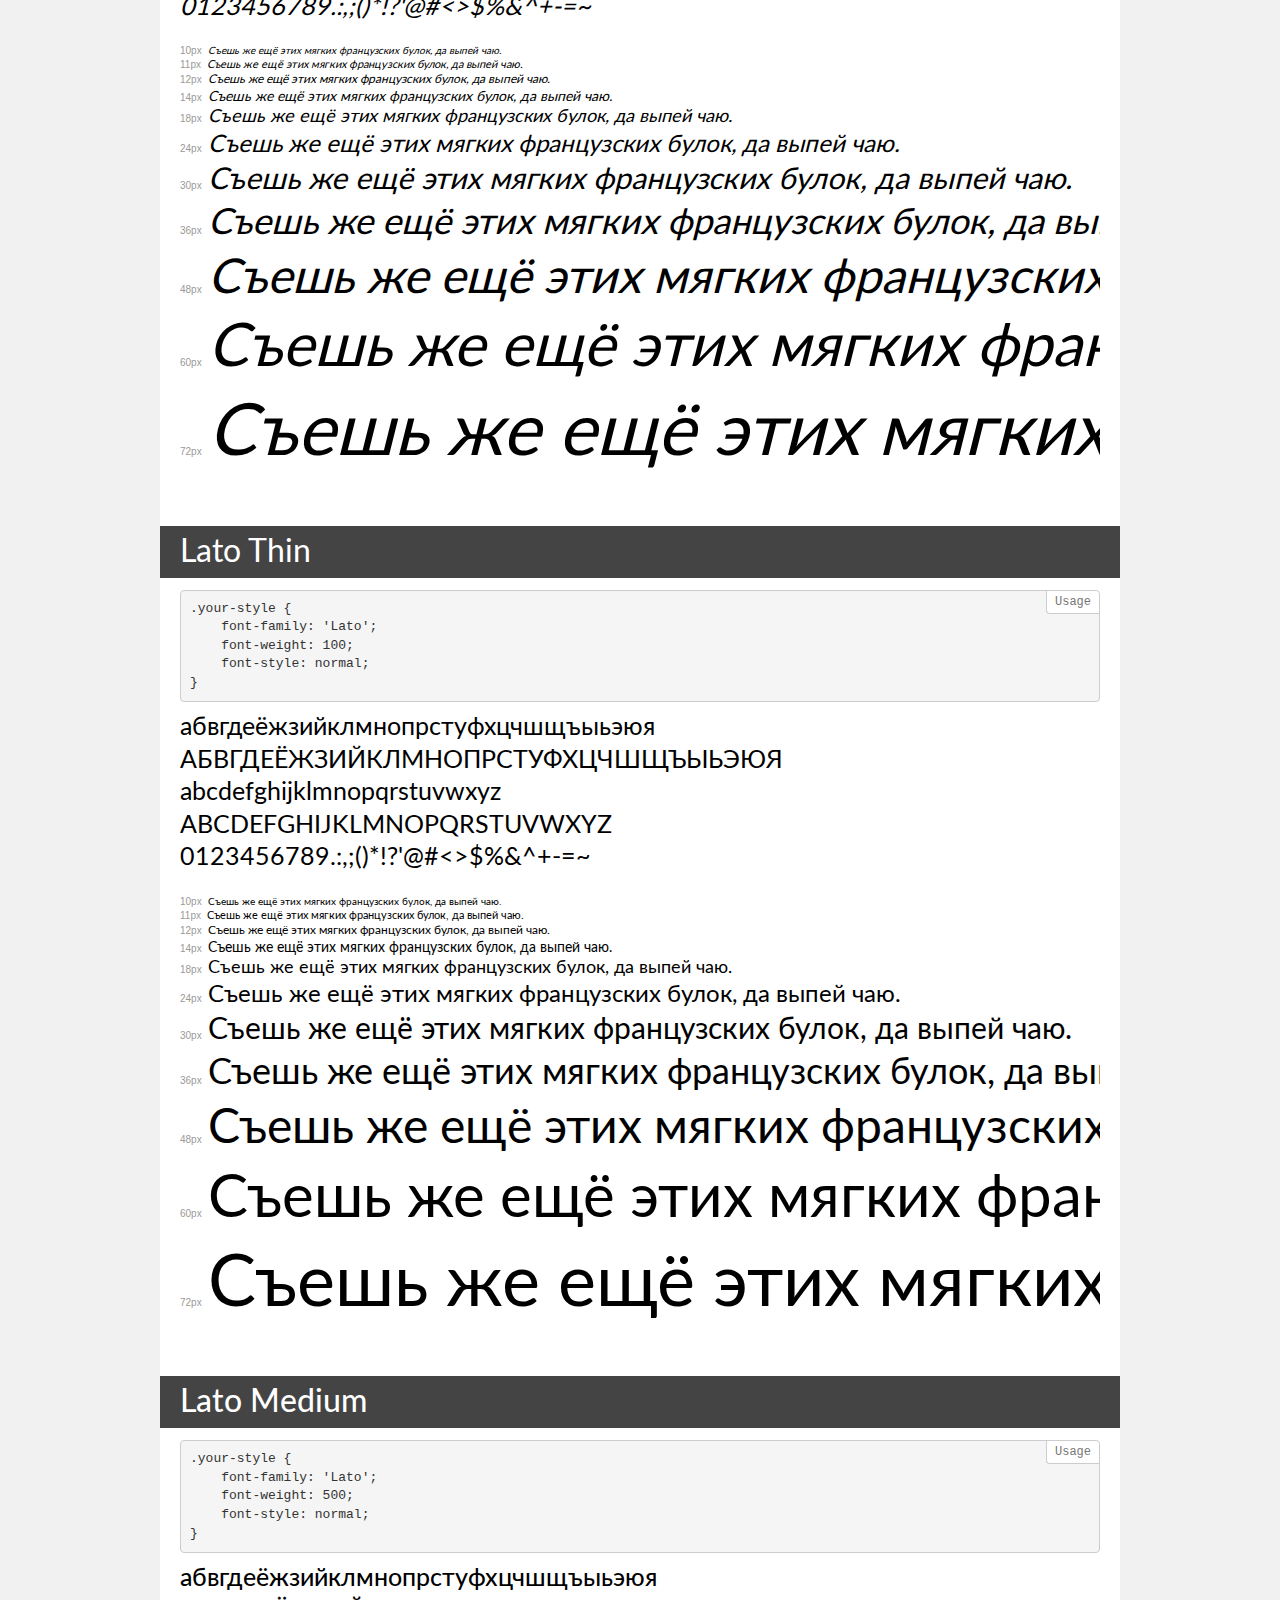
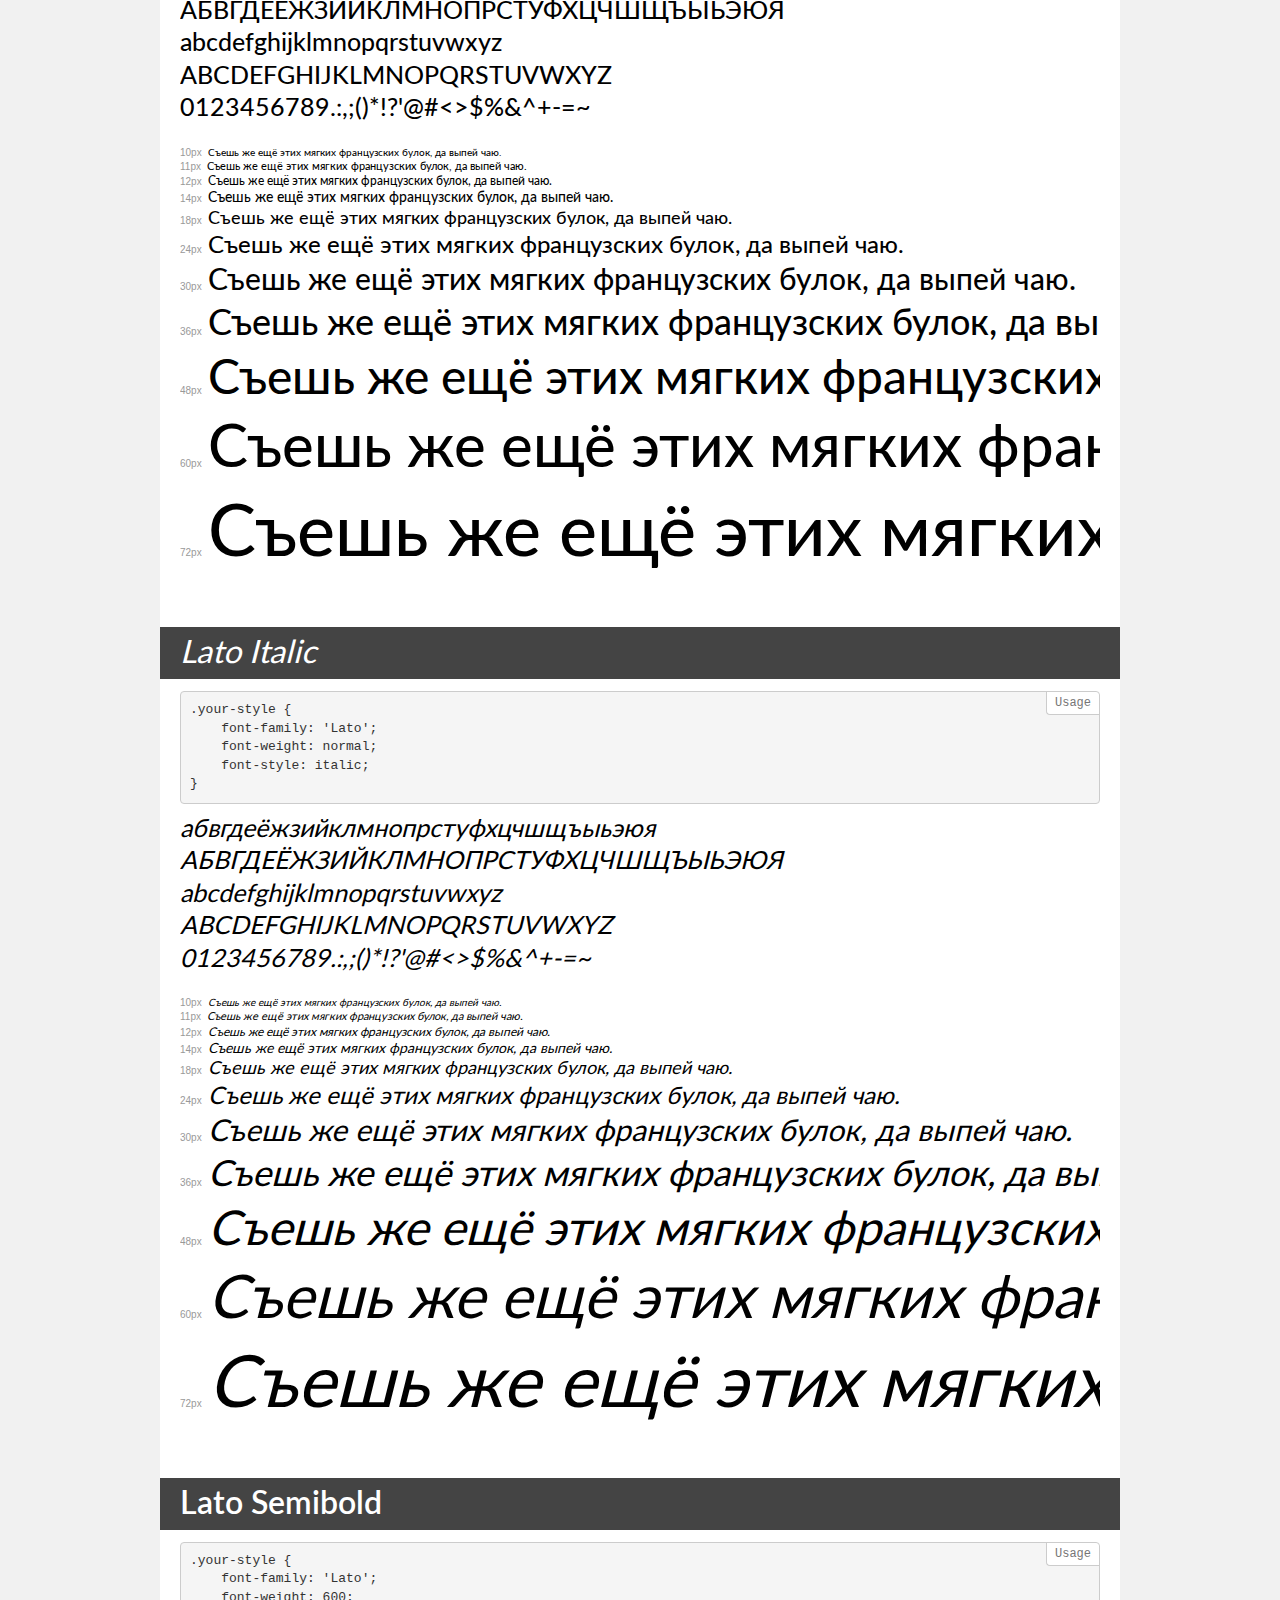
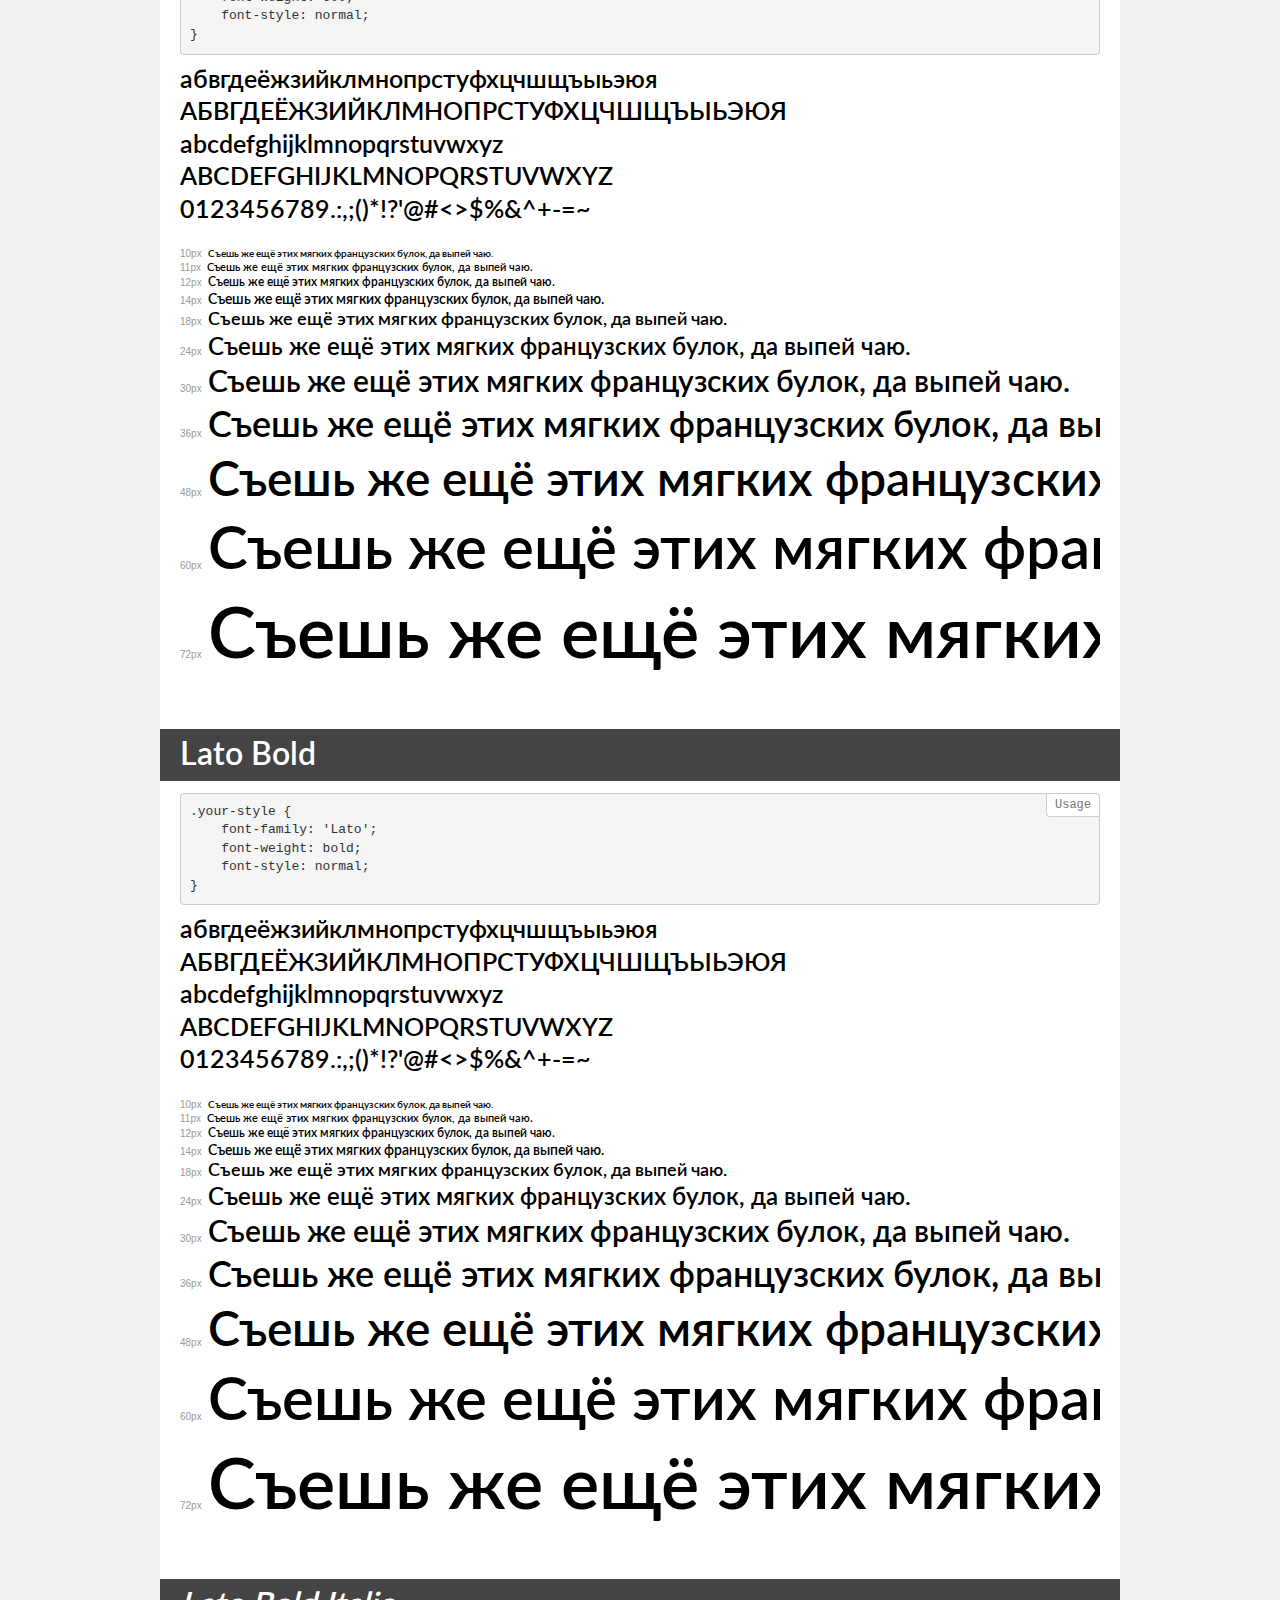
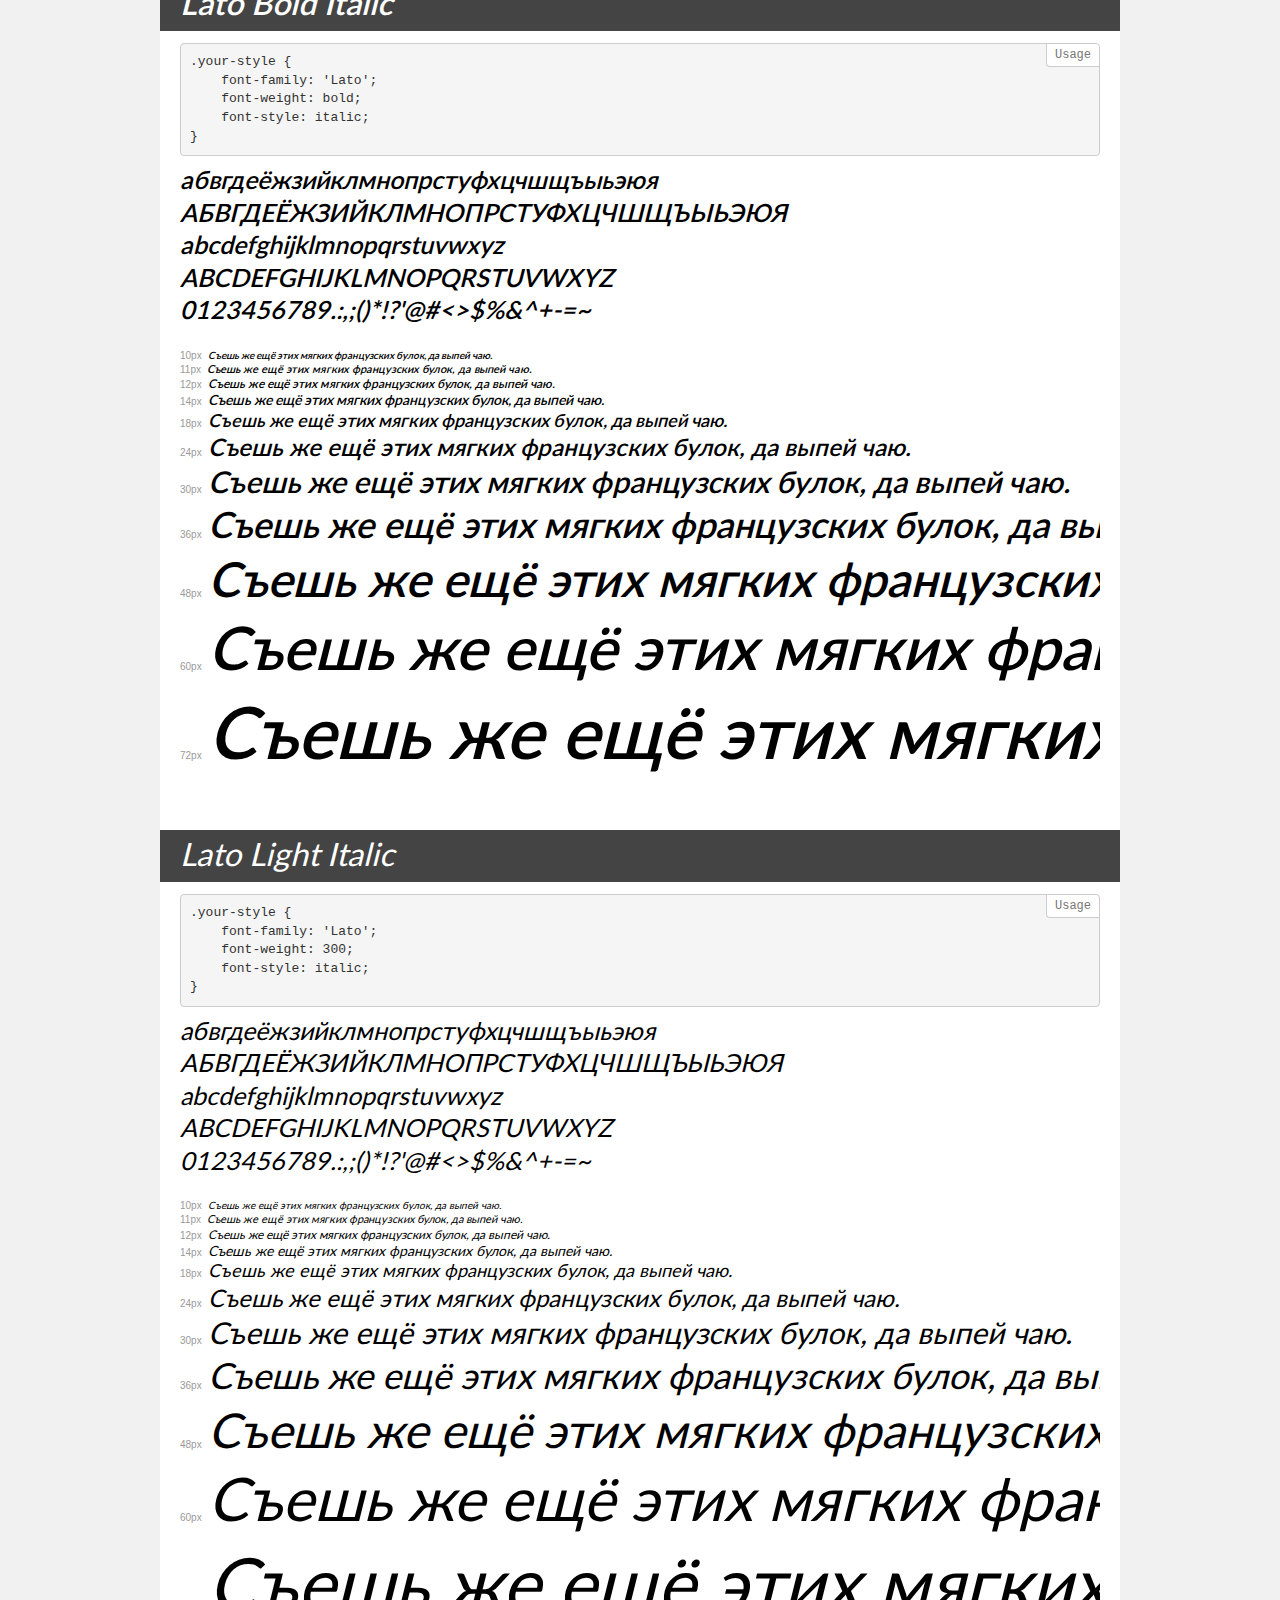
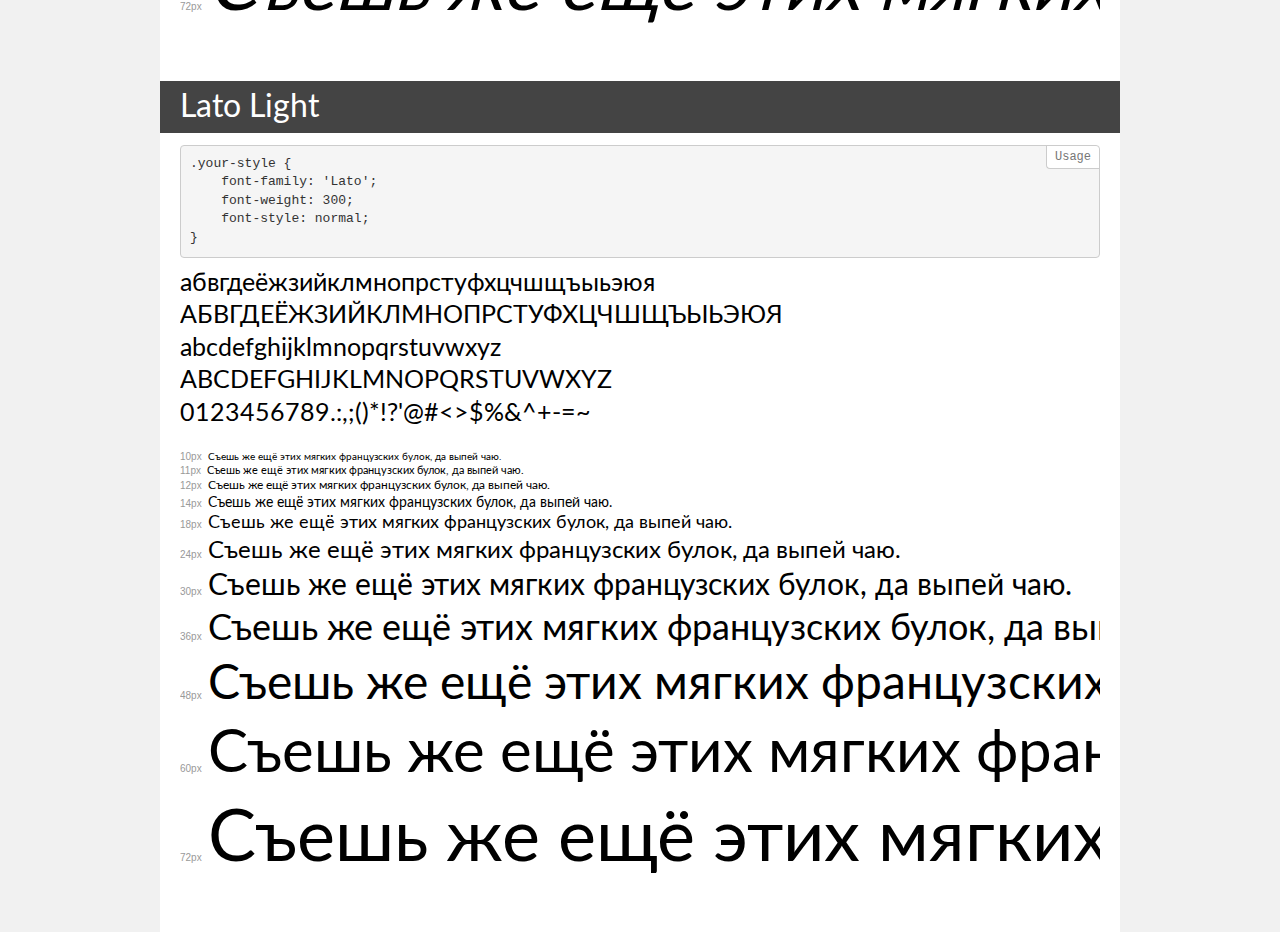
<file: alivio/css/fonts/Lato/demo.html>
<!DOCTYPE html>
<html>
<head>
    <meta charset="utf-8">
    <meta http-equiv="X-UA-Compatible" content="IE=edge">
    <meta name="viewport" content="width=device-width, initial-scale=1">
    <meta name="robots" content="noindex, noarchive">
    <title>Transfonter demo</title>
    <link href="stylesheet.css" rel="stylesheet">
    <style>
        /*
        http://meyerweb.com/eric/tools/css/reset/
        v2.0 | 20110126
        License: none (public domain)
        */
        html, body, div, span, applet, object, iframe,
        h1, h2, h3, h4, h5, h6, p, blockquote, pre,
        a, abbr, acronym, address, big, cite, code,
        del, dfn, em, img, ins, kbd, q, s, samp,
        small, strike, strong, sub, sup, tt, var,
        b, u, i, center,
        dl, dt, dd, ol, ul, li,
        fieldset, form, label, legend,
        table, caption, tbody, tfoot, thead, tr, th, td,
        article, aside, canvas, details, embed,
        figure, figcaption, footer, header, hgroup,
        menu, nav, output, ruby, section, summary,
        time, mark, audio, video {
            margin: 0;
            padding: 0;
            border: 0;
            font-size: 100%;
            font: inherit;
            vertical-align: baseline;
        }
        /* HTML5 display-role reset for older browsers */
        article, aside, details, figcaption, figure,
        footer, header, hgroup, menu, nav, section {
            display: block;
        }
        body {
            line-height: 1;
        }
        ol, ul {
            list-style: none;
        }
        blockquote, q {
            quotes: none;
        }
        blockquote:before, blockquote:after,
        q:before, q:after {
            content: '';
            content: none;
        }
        table {
            border-collapse: collapse;
            border-spacing: 0;
        }
        /* common styles */
        body {
            background: #f1f1f1;
            color: #000;
        }
        .page {
            background: #fff;
            width: 920px;
            margin: 0 auto;
            padding: 20px 20px 0 20px;
            overflow: hidden;
        }
        .font-container {
            overflow-x: auto;
            overflow-y: hidden;
            margin-bottom: 40px;
            line-height: 1.3;
            white-space: nowrap;
            padding-bottom: 5px;
        }
        h1 {
            position: relative;
            background: #444;
            font-size: 32px;
            color: #fff;
            padding: 10px 20px;
            margin: 0 -20px 12px -20px;
        }
        .letters {
            font-size: 25px;
            margin-bottom: 20px;
        }
        .s10:before {
            content: '10px';
        }
        .s11:before {
            content: '11px';
        }
        .s12:before {
            content: '12px';
        }
        .s14:before {
            content: '14px';
        }
        .s18:before {
            content: '18px';
        }
        .s24:before {
            content: '24px';
        }
        .s30:before {
            content: '30px';
        }
        .s36:before {
            content: '36px';
        }
        .s48:before {
            content: '48px';
        }
        .s60:before {
            content: '60px';
        }
        .s72:before {
            content: '72px';
        }
        .s10:before, .s11:before, .s12:before, .s14:before,
        .s18:before, .s24:before, .s30:before, .s36:before,
        .s48:before, .s60:before, .s72:before {
            font-family: Arial, sans-serif;
            font-size: 10px;
            font-weight: normal;
            font-style: normal;
            color: #999;
            padding-right: 6px;
        }
        pre {
            display: block;
            position: relative;
            padding: 9px;
            margin: 0 0 10px;
            font-family: Monaco, Menlo, Consolas, "Courier New", monospace !important;
            font-size: 13px;
            line-height: 1.428571429;
            color: #333;
            font-weight: normal !important;
            font-style: normal !important;
            background-color: #f5f5f5;
            border: 1px solid #ccc;
            overflow-x: auto;
            border-radius: 4px;
        }
        pre:after {
            display: block;
            position: absolute;
            right: 0;
            top: 0;
            content: 'Usage';
            line-height: 1;
            padding: 5px 8px;
            font-size: 12px;
            color: #767676;
            background-color: #fff;
            border: 1px solid #ccc;
            border-right: none;
            border-top: none;
            border-radius: 0 4px 0 4px;
            z-index: 10;
        }
        /* responsive */
        @media (max-width: 959px) {
            .page {
                width: auto;
                margin: 0;
            }
        }
    </style>
</head>
<body>
<div class="page">
    <div class="demo" style="font-family: 'Lato Hairline'; font-weight: 100; font-style: normal;">
        <h1>Lato Hairline</h1>
        <pre>.your-style {
    font-family: 'Lato Hairline';
    font-weight: 100;
    font-style: normal;
}</pre>
        <div class="font-container">
            <p class="letters">
                абвгдеёжзийклмнопрстуфхцчшщъыьэюя<br>
АБВГДЕЁЖЗИЙКЛМНОПРСТУФХЦЧШЩЪЫЬЭЮЯ<br>
abcdefghijklmnopqrstuvwxyz<br>
ABCDEFGHIJKLMNOPQRSTUVWXYZ<br>
                0123456789.:,;()*!?'@#<>$%&^+-=~
            </p>
            <p class="s10" style="font-size: 10px;">Съешь же ещё этих мягких французских булок, да выпей чаю.</p>
            <p class="s11" style="font-size: 11px;">Съешь же ещё этих мягких французских булок, да выпей чаю.</p>
            <p class="s12" style="font-size: 12px;">Съешь же ещё этих мягких французских булок, да выпей чаю.</p>
            <p class="s14" style="font-size: 14px;">Съешь же ещё этих мягких французских булок, да выпей чаю.</p>
            <p class="s18" style="font-size: 18px;">Съешь же ещё этих мягких французских булок, да выпей чаю.</p>
            <p class="s24" style="font-size: 24px;">Съешь же ещё этих мягких французских булок, да выпей чаю.</p>
            <p class="s30" style="font-size: 30px;">Съешь же ещё этих мягких французских булок, да выпей чаю.</p>
            <p class="s36" style="font-size: 36px;">Съешь же ещё этих мягких французских булок, да выпей чаю.</p>
            <p class="s48" style="font-size: 48px;">Съешь же ещё этих мягких французских булок, да выпей чаю.</p>
            <p class="s60" style="font-size: 60px;">Съешь же ещё этих мягких французских булок, да выпей чаю.</p>
            <p class="s72" style="font-size: 72px;">Съешь же ещё этих мягких французских булок, да выпей чаю.</p>
        </div>
    </div>
    <div class="demo" style="font-family: 'Lato'; font-weight: 900; font-style: normal;">
        <h1>Lato Heavy</h1>
        <pre>.your-style {
    font-family: 'Lato';
    font-weight: 900;
    font-style: normal;
}</pre>
        <div class="font-container">
            <p class="letters">
                абвгдеёжзийклмнопрстуфхцчшщъыьэюя<br>
АБВГДЕЁЖЗИЙКЛМНОПРСТУФХЦЧШЩЪЫЬЭЮЯ<br>
abcdefghijklmnopqrstuvwxyz<br>
ABCDEFGHIJKLMNOPQRSTUVWXYZ<br>
                0123456789.:,;()*!?'@#<>$%&^+-=~
            </p>
            <p class="s10" style="font-size: 10px;">Съешь же ещё этих мягких французских булок, да выпей чаю.</p>
            <p class="s11" style="font-size: 11px;">Съешь же ещё этих мягких французских булок, да выпей чаю.</p>
            <p class="s12" style="font-size: 12px;">Съешь же ещё этих мягких французских булок, да выпей чаю.</p>
            <p class="s14" style="font-size: 14px;">Съешь же ещё этих мягких французских булок, да выпей чаю.</p>
            <p class="s18" style="font-size: 18px;">Съешь же ещё этих мягких французских булок, да выпей чаю.</p>
            <p class="s24" style="font-size: 24px;">Съешь же ещё этих мягких французских булок, да выпей чаю.</p>
            <p class="s30" style="font-size: 30px;">Съешь же ещё этих мягких французских булок, да выпей чаю.</p>
            <p class="s36" style="font-size: 36px;">Съешь же ещё этих мягких французских булок, да выпей чаю.</p>
            <p class="s48" style="font-size: 48px;">Съешь же ещё этих мягких французских булок, да выпей чаю.</p>
            <p class="s60" style="font-size: 60px;">Съешь же ещё этих мягких французских булок, да выпей чаю.</p>
            <p class="s72" style="font-size: 72px;">Съешь же ещё этих мягких французских булок, да выпей чаю.</p>
        </div>
    </div>
    <div class="demo" style="font-family: 'Lato'; font-weight: 900; font-style: italic;">
        <h1>Lato Heavy Italic</h1>
        <pre>.your-style {
    font-family: 'Lato';
    font-weight: 900;
    font-style: italic;
}</pre>
        <div class="font-container">
            <p class="letters">
                абвгдеёжзийклмнопрстуфхцчшщъыьэюя<br>
АБВГДЕЁЖЗИЙКЛМНОПРСТУФХЦЧШЩЪЫЬЭЮЯ<br>
abcdefghijklmnopqrstuvwxyz<br>
ABCDEFGHIJKLMNOPQRSTUVWXYZ<br>
                0123456789.:,;()*!?'@#<>$%&^+-=~
            </p>
            <p class="s10" style="font-size: 10px;">Съешь же ещё этих мягких французских булок, да выпей чаю.</p>
            <p class="s11" style="font-size: 11px;">Съешь же ещё этих мягких французских булок, да выпей чаю.</p>
            <p class="s12" style="font-size: 12px;">Съешь же ещё этих мягких французских булок, да выпей чаю.</p>
            <p class="s14" style="font-size: 14px;">Съешь же ещё этих мягких французских булок, да выпей чаю.</p>
            <p class="s18" style="font-size: 18px;">Съешь же ещё этих мягких французских булок, да выпей чаю.</p>
            <p class="s24" style="font-size: 24px;">Съешь же ещё этих мягких французских булок, да выпей чаю.</p>
            <p class="s30" style="font-size: 30px;">Съешь же ещё этих мягких французских булок, да выпей чаю.</p>
            <p class="s36" style="font-size: 36px;">Съешь же ещё этих мягких французских булок, да выпей чаю.</p>
            <p class="s48" style="font-size: 48px;">Съешь же ещё этих мягких французских булок, да выпей чаю.</p>
            <p class="s60" style="font-size: 60px;">Съешь же ещё этих мягких французских булок, да выпей чаю.</p>
            <p class="s72" style="font-size: 72px;">Съешь же ещё этих мягких французских булок, да выпей чаю.</p>
        </div>
    </div>
    <div class="demo" style="font-family: 'Lato'; font-weight: normal; font-style: normal;">
        <h1>Lato Regular</h1>
        <pre>.your-style {
    font-family: 'Lato';
    font-weight: normal;
    font-style: normal;
}</pre>
        <div class="font-container">
            <p class="letters">
                абвгдеёжзийклмнопрстуфхцчшщъыьэюя<br>
АБВГДЕЁЖЗИЙКЛМНОПРСТУФХЦЧШЩЪЫЬЭЮЯ<br>
abcdefghijklmnopqrstuvwxyz<br>
ABCDEFGHIJKLMNOPQRSTUVWXYZ<br>
                0123456789.:,;()*!?'@#<>$%&^+-=~
            </p>
            <p class="s10" style="font-size: 10px;">Съешь же ещё этих мягких французских булок, да выпей чаю.</p>
            <p class="s11" style="font-size: 11px;">Съешь же ещё этих мягких французских булок, да выпей чаю.</p>
            <p class="s12" style="font-size: 12px;">Съешь же ещё этих мягких французских булок, да выпей чаю.</p>
            <p class="s14" style="font-size: 14px;">Съешь же ещё этих мягких французских булок, да выпей чаю.</p>
            <p class="s18" style="font-size: 18px;">Съешь же ещё этих мягких французских булок, да выпей чаю.</p>
            <p class="s24" style="font-size: 24px;">Съешь же ещё этих мягких французских булок, да выпей чаю.</p>
            <p class="s30" style="font-size: 30px;">Съешь же ещё этих мягких французских булок, да выпей чаю.</p>
            <p class="s36" style="font-size: 36px;">Съешь же ещё этих мягких французских булок, да выпей чаю.</p>
            <p class="s48" style="font-size: 48px;">Съешь же ещё этих мягких французских булок, да выпей чаю.</p>
            <p class="s60" style="font-size: 60px;">Съешь же ещё этих мягких французских булок, да выпей чаю.</p>
            <p class="s72" style="font-size: 72px;">Съешь же ещё этих мягких французских булок, да выпей чаю.</p>
        </div>
    </div>
    <div class="demo" style="font-family: 'Lato'; font-weight: 900; font-style: normal;">
        <h1>Lato Black</h1>
        <pre>.your-style {
    font-family: 'Lato';
    font-weight: 900;
    font-style: normal;
}</pre>
        <div class="font-container">
            <p class="letters">
                абвгдеёжзийклмнопрстуфхцчшщъыьэюя<br>
АБВГДЕЁЖЗИЙКЛМНОПРСТУФХЦЧШЩЪЫЬЭЮЯ<br>
abcdefghijklmnopqrstuvwxyz<br>
ABCDEFGHIJKLMNOPQRSTUVWXYZ<br>
                0123456789.:,;()*!?'@#<>$%&^+-=~
            </p>
            <p class="s10" style="font-size: 10px;">Съешь же ещё этих мягких французских булок, да выпей чаю.</p>
            <p class="s11" style="font-size: 11px;">Съешь же ещё этих мягких французских булок, да выпей чаю.</p>
            <p class="s12" style="font-size: 12px;">Съешь же ещё этих мягких французских булок, да выпей чаю.</p>
            <p class="s14" style="font-size: 14px;">Съешь же ещё этих мягких французских булок, да выпей чаю.</p>
            <p class="s18" style="font-size: 18px;">Съешь же ещё этих мягких французских булок, да выпей чаю.</p>
            <p class="s24" style="font-size: 24px;">Съешь же ещё этих мягких французских булок, да выпей чаю.</p>
            <p class="s30" style="font-size: 30px;">Съешь же ещё этих мягких французских булок, да выпей чаю.</p>
            <p class="s36" style="font-size: 36px;">Съешь же ещё этих мягких французских булок, да выпей чаю.</p>
            <p class="s48" style="font-size: 48px;">Съешь же ещё этих мягких французских булок, да выпей чаю.</p>
            <p class="s60" style="font-size: 60px;">Съешь же ещё этих мягких французских булок, да выпей чаю.</p>
            <p class="s72" style="font-size: 72px;">Съешь же ещё этих мягких французских булок, да выпей чаю.</p>
        </div>
    </div>
    <div class="demo" style="font-family: 'Lato'; font-weight: 600; font-style: italic;">
        <h1>Lato Semibold Italic</h1>
        <pre>.your-style {
    font-family: 'Lato';
    font-weight: 600;
    font-style: italic;
}</pre>
        <div class="font-container">
            <p class="letters">
                абвгдеёжзийклмнопрстуфхцчшщъыьэюя<br>
АБВГДЕЁЖЗИЙКЛМНОПРСТУФХЦЧШЩЪЫЬЭЮЯ<br>
abcdefghijklmnopqrstuvwxyz<br>
ABCDEFGHIJKLMNOPQRSTUVWXYZ<br>
                0123456789.:,;()*!?'@#<>$%&^+-=~
            </p>
            <p class="s10" style="font-size: 10px;">Съешь же ещё этих мягких французских булок, да выпей чаю.</p>
            <p class="s11" style="font-size: 11px;">Съешь же ещё этих мягких французских булок, да выпей чаю.</p>
            <p class="s12" style="font-size: 12px;">Съешь же ещё этих мягких французских булок, да выпей чаю.</p>
            <p class="s14" style="font-size: 14px;">Съешь же ещё этих мягких французских булок, да выпей чаю.</p>
            <p class="s18" style="font-size: 18px;">Съешь же ещё этих мягких французских булок, да выпей чаю.</p>
            <p class="s24" style="font-size: 24px;">Съешь же ещё этих мягких французских булок, да выпей чаю.</p>
            <p class="s30" style="font-size: 30px;">Съешь же ещё этих мягких французских булок, да выпей чаю.</p>
            <p class="s36" style="font-size: 36px;">Съешь же ещё этих мягких французских булок, да выпей чаю.</p>
            <p class="s48" style="font-size: 48px;">Съешь же ещё этих мягких французских булок, да выпей чаю.</p>
            <p class="s60" style="font-size: 60px;">Съешь же ещё этих мягких французских булок, да выпей чаю.</p>
            <p class="s72" style="font-size: 72px;">Съешь же ещё этих мягких французских булок, да выпей чаю.</p>
        </div>
    </div>
    <div class="demo" style="font-family: 'Lato'; font-weight: 900; font-style: italic;">
        <h1>Lato Black Italic</h1>
        <pre>.your-style {
    font-family: 'Lato';
    font-weight: 900;
    font-style: italic;
}</pre>
        <div class="font-container">
            <p class="letters">
                абвгдеёжзийклмнопрстуфхцчшщъыьэюя<br>
АБВГДЕЁЖЗИЙКЛМНОПРСТУФХЦЧШЩЪЫЬЭЮЯ<br>
abcdefghijklmnopqrstuvwxyz<br>
ABCDEFGHIJKLMNOPQRSTUVWXYZ<br>
                0123456789.:,;()*!?'@#<>$%&^+-=~
            </p>
            <p class="s10" style="font-size: 10px;">Съешь же ещё этих мягких французских булок, да выпей чаю.</p>
            <p class="s11" style="font-size: 11px;">Съешь же ещё этих мягких французских булок, да выпей чаю.</p>
            <p class="s12" style="font-size: 12px;">Съешь же ещё этих мягких французских булок, да выпей чаю.</p>
            <p class="s14" style="font-size: 14px;">Съешь же ещё этих мягких французских булок, да выпей чаю.</p>
            <p class="s18" style="font-size: 18px;">Съешь же ещё этих мягких французских булок, да выпей чаю.</p>
            <p class="s24" style="font-size: 24px;">Съешь же ещё этих мягких французских булок, да выпей чаю.</p>
            <p class="s30" style="font-size: 30px;">Съешь же ещё этих мягких французских булок, да выпей чаю.</p>
            <p class="s36" style="font-size: 36px;">Съешь же ещё этих мягких французских булок, да выпей чаю.</p>
            <p class="s48" style="font-size: 48px;">Съешь же ещё этих мягких французских булок, да выпей чаю.</p>
            <p class="s60" style="font-size: 60px;">Съешь же ещё этих мягких французских булок, да выпей чаю.</p>
            <p class="s72" style="font-size: 72px;">Съешь же ещё этих мягких французских булок, да выпей чаю.</p>
        </div>
    </div>
    <div class="demo" style="font-family: 'Lato Hairline'; font-weight: 100; font-style: italic;">
        <h1>Lato Hairline Italic</h1>
        <pre>.your-style {
    font-family: 'Lato Hairline';
    font-weight: 100;
    font-style: italic;
}</pre>
        <div class="font-container">
            <p class="letters">
                абвгдеёжзийклмнопрстуфхцчшщъыьэюя<br>
АБВГДЕЁЖЗИЙКЛМНОПРСТУФХЦЧШЩЪЫЬЭЮЯ<br>
abcdefghijklmnopqrstuvwxyz<br>
ABCDEFGHIJKLMNOPQRSTUVWXYZ<br>
                0123456789.:,;()*!?'@#<>$%&^+-=~
            </p>
            <p class="s10" style="font-size: 10px;">Съешь же ещё этих мягких французских булок, да выпей чаю.</p>
            <p class="s11" style="font-size: 11px;">Съешь же ещё этих мягких французских булок, да выпей чаю.</p>
            <p class="s12" style="font-size: 12px;">Съешь же ещё этих мягких французских булок, да выпей чаю.</p>
            <p class="s14" style="font-size: 14px;">Съешь же ещё этих мягких французских булок, да выпей чаю.</p>
            <p class="s18" style="font-size: 18px;">Съешь же ещё этих мягких французских булок, да выпей чаю.</p>
            <p class="s24" style="font-size: 24px;">Съешь же ещё этих мягких французских булок, да выпей чаю.</p>
            <p class="s30" style="font-size: 30px;">Съешь же ещё этих мягких французских булок, да выпей чаю.</p>
            <p class="s36" style="font-size: 36px;">Съешь же ещё этих мягких французских булок, да выпей чаю.</p>
            <p class="s48" style="font-size: 48px;">Съешь же ещё этих мягких французских булок, да выпей чаю.</p>
            <p class="s60" style="font-size: 60px;">Съешь же ещё этих мягких французских булок, да выпей чаю.</p>
            <p class="s72" style="font-size: 72px;">Съешь же ещё этих мягких французских булок, да выпей чаю.</p>
        </div>
    </div>
    <div class="demo" style="font-family: 'Lato'; font-weight: 500; font-style: italic;">
        <h1>Lato Medium Italic</h1>
        <pre>.your-style {
    font-family: 'Lato';
    font-weight: 500;
    font-style: italic;
}</pre>
        <div class="font-container">
            <p class="letters">
                абвгдеёжзийклмнопрстуфхцчшщъыьэюя<br>
АБВГДЕЁЖЗИЙКЛМНОПРСТУФХЦЧШЩЪЫЬЭЮЯ<br>
abcdefghijklmnopqrstuvwxyz<br>
ABCDEFGHIJKLMNOPQRSTUVWXYZ<br>
                0123456789.:,;()*!?'@#<>$%&^+-=~
            </p>
            <p class="s10" style="font-size: 10px;">Съешь же ещё этих мягких французских булок, да выпей чаю.</p>
            <p class="s11" style="font-size: 11px;">Съешь же ещё этих мягких французских булок, да выпей чаю.</p>
            <p class="s12" style="font-size: 12px;">Съешь же ещё этих мягких французских булок, да выпей чаю.</p>
            <p class="s14" style="font-size: 14px;">Съешь же ещё этих мягких французских булок, да выпей чаю.</p>
            <p class="s18" style="font-size: 18px;">Съешь же ещё этих мягких французских булок, да выпей чаю.</p>
            <p class="s24" style="font-size: 24px;">Съешь же ещё этих мягких французских булок, да выпей чаю.</p>
            <p class="s30" style="font-size: 30px;">Съешь же ещё этих мягких французских булок, да выпей чаю.</p>
            <p class="s36" style="font-size: 36px;">Съешь же ещё этих мягких французских булок, да выпей чаю.</p>
            <p class="s48" style="font-size: 48px;">Съешь же ещё этих мягких французских булок, да выпей чаю.</p>
            <p class="s60" style="font-size: 60px;">Съешь же ещё этих мягких французских булок, да выпей чаю.</p>
            <p class="s72" style="font-size: 72px;">Съешь же ещё этих мягких французских булок, да выпей чаю.</p>
        </div>
    </div>
    <div class="demo" style="font-family: 'Lato'; font-weight: 100; font-style: italic;">
        <h1>Lato Thin Italic</h1>
        <pre>.your-style {
    font-family: 'Lato';
    font-weight: 100;
    font-style: italic;
}</pre>
        <div class="font-container">
            <p class="letters">
                абвгдеёжзийклмнопрстуфхцчшщъыьэюя<br>
АБВГДЕЁЖЗИЙКЛМНОПРСТУФХЦЧШЩЪЫЬЭЮЯ<br>
abcdefghijklmnopqrstuvwxyz<br>
ABCDEFGHIJKLMNOPQRSTUVWXYZ<br>
                0123456789.:,;()*!?'@#<>$%&^+-=~
            </p>
            <p class="s10" style="font-size: 10px;">Съешь же ещё этих мягких французских булок, да выпей чаю.</p>
            <p class="s11" style="font-size: 11px;">Съешь же ещё этих мягких французских булок, да выпей чаю.</p>
            <p class="s12" style="font-size: 12px;">Съешь же ещё этих мягких французских булок, да выпей чаю.</p>
            <p class="s14" style="font-size: 14px;">Съешь же ещё этих мягких французских булок, да выпей чаю.</p>
            <p class="s18" style="font-size: 18px;">Съешь же ещё этих мягких французских булок, да выпей чаю.</p>
            <p class="s24" style="font-size: 24px;">Съешь же ещё этих мягких французских булок, да выпей чаю.</p>
            <p class="s30" style="font-size: 30px;">Съешь же ещё этих мягких французских булок, да выпей чаю.</p>
            <p class="s36" style="font-size: 36px;">Съешь же ещё этих мягких французских булок, да выпей чаю.</p>
            <p class="s48" style="font-size: 48px;">Съешь же ещё этих мягких французских булок, да выпей чаю.</p>
            <p class="s60" style="font-size: 60px;">Съешь же ещё этих мягких французских булок, да выпей чаю.</p>
            <p class="s72" style="font-size: 72px;">Съешь же ещё этих мягких французских булок, да выпей чаю.</p>
        </div>
    </div>
    <div class="demo" style="font-family: 'Lato'; font-weight: 100; font-style: normal;">
        <h1>Lato Thin</h1>
        <pre>.your-style {
    font-family: 'Lato';
    font-weight: 100;
    font-style: normal;
}</pre>
        <div class="font-container">
            <p class="letters">
                абвгдеёжзийклмнопрстуфхцчшщъыьэюя<br>
АБВГДЕЁЖЗИЙКЛМНОПРСТУФХЦЧШЩЪЫЬЭЮЯ<br>
abcdefghijklmnopqrstuvwxyz<br>
ABCDEFGHIJKLMNOPQRSTUVWXYZ<br>
                0123456789.:,;()*!?'@#<>$%&^+-=~
            </p>
            <p class="s10" style="font-size: 10px;">Съешь же ещё этих мягких французских булок, да выпей чаю.</p>
            <p class="s11" style="font-size: 11px;">Съешь же ещё этих мягких французских булок, да выпей чаю.</p>
            <p class="s12" style="font-size: 12px;">Съешь же ещё этих мягких французских булок, да выпей чаю.</p>
            <p class="s14" style="font-size: 14px;">Съешь же ещё этих мягких французских булок, да выпей чаю.</p>
            <p class="s18" style="font-size: 18px;">Съешь же ещё этих мягких французских булок, да выпей чаю.</p>
            <p class="s24" style="font-size: 24px;">Съешь же ещё этих мягких французских булок, да выпей чаю.</p>
            <p class="s30" style="font-size: 30px;">Съешь же ещё этих мягких французских булок, да выпей чаю.</p>
            <p class="s36" style="font-size: 36px;">Съешь же ещё этих мягких французских булок, да выпей чаю.</p>
            <p class="s48" style="font-size: 48px;">Съешь же ещё этих мягких французских булок, да выпей чаю.</p>
            <p class="s60" style="font-size: 60px;">Съешь же ещё этих мягких французских булок, да выпей чаю.</p>
            <p class="s72" style="font-size: 72px;">Съешь же ещё этих мягких французских булок, да выпей чаю.</p>
        </div>
    </div>
    <div class="demo" style="font-family: 'Lato'; font-weight: 500; font-style: normal;">
        <h1>Lato Medium</h1>
        <pre>.your-style {
    font-family: 'Lato';
    font-weight: 500;
    font-style: normal;
}</pre>
        <div class="font-container">
            <p class="letters">
                абвгдеёжзийклмнопрстуфхцчшщъыьэюя<br>
АБВГДЕЁЖЗИЙКЛМНОПРСТУФХЦЧШЩЪЫЬЭЮЯ<br>
abcdefghijklmnopqrstuvwxyz<br>
ABCDEFGHIJKLMNOPQRSTUVWXYZ<br>
                0123456789.:,;()*!?'@#<>$%&^+-=~
            </p>
            <p class="s10" style="font-size: 10px;">Съешь же ещё этих мягких французских булок, да выпей чаю.</p>
            <p class="s11" style="font-size: 11px;">Съешь же ещё этих мягких французских булок, да выпей чаю.</p>
            <p class="s12" style="font-size: 12px;">Съешь же ещё этих мягких французских булок, да выпей чаю.</p>
            <p class="s14" style="font-size: 14px;">Съешь же ещё этих мягких французских булок, да выпей чаю.</p>
            <p class="s18" style="font-size: 18px;">Съешь же ещё этих мягких французских булок, да выпей чаю.</p>
            <p class="s24" style="font-size: 24px;">Съешь же ещё этих мягких французских булок, да выпей чаю.</p>
            <p class="s30" style="font-size: 30px;">Съешь же ещё этих мягких французских булок, да выпей чаю.</p>
            <p class="s36" style="font-size: 36px;">Съешь же ещё этих мягких французских булок, да выпей чаю.</p>
            <p class="s48" style="font-size: 48px;">Съешь же ещё этих мягких французских булок, да выпей чаю.</p>
            <p class="s60" style="font-size: 60px;">Съешь же ещё этих мягких французских булок, да выпей чаю.</p>
            <p class="s72" style="font-size: 72px;">Съешь же ещё этих мягких французских булок, да выпей чаю.</p>
        </div>
    </div>
    <div class="demo" style="font-family: 'Lato'; font-weight: normal; font-style: italic;">
        <h1>Lato Italic</h1>
        <pre>.your-style {
    font-family: 'Lato';
    font-weight: normal;
    font-style: italic;
}</pre>
        <div class="font-container">
            <p class="letters">
                абвгдеёжзийклмнопрстуфхцчшщъыьэюя<br>
АБВГДЕЁЖЗИЙКЛМНОПРСТУФХЦЧШЩЪЫЬЭЮЯ<br>
abcdefghijklmnopqrstuvwxyz<br>
ABCDEFGHIJKLMNOPQRSTUVWXYZ<br>
                0123456789.:,;()*!?'@#<>$%&^+-=~
            </p>
            <p class="s10" style="font-size: 10px;">Съешь же ещё этих мягких французских булок, да выпей чаю.</p>
            <p class="s11" style="font-size: 11px;">Съешь же ещё этих мягких французских булок, да выпей чаю.</p>
            <p class="s12" style="font-size: 12px;">Съешь же ещё этих мягких французских булок, да выпей чаю.</p>
            <p class="s14" style="font-size: 14px;">Съешь же ещё этих мягких французских булок, да выпей чаю.</p>
            <p class="s18" style="font-size: 18px;">Съешь же ещё этих мягких французских булок, да выпей чаю.</p>
            <p class="s24" style="font-size: 24px;">Съешь же ещё этих мягких французских булок, да выпей чаю.</p>
            <p class="s30" style="font-size: 30px;">Съешь же ещё этих мягких французских булок, да выпей чаю.</p>
            <p class="s36" style="font-size: 36px;">Съешь же ещё этих мягких французских булок, да выпей чаю.</p>
            <p class="s48" style="font-size: 48px;">Съешь же ещё этих мягких французских булок, да выпей чаю.</p>
            <p class="s60" style="font-size: 60px;">Съешь же ещё этих мягких французских булок, да выпей чаю.</p>
            <p class="s72" style="font-size: 72px;">Съешь же ещё этих мягких французских булок, да выпей чаю.</p>
        </div>
    </div>
    <div class="demo" style="font-family: 'Lato'; font-weight: 600; font-style: normal;">
        <h1>Lato Semibold</h1>
        <pre>.your-style {
    font-family: 'Lato';
    font-weight: 600;
    font-style: normal;
}</pre>
        <div class="font-container">
            <p class="letters">
                абвгдеёжзийклмнопрстуфхцчшщъыьэюя<br>
АБВГДЕЁЖЗИЙКЛМНОПРСТУФХЦЧШЩЪЫЬЭЮЯ<br>
abcdefghijklmnopqrstuvwxyz<br>
ABCDEFGHIJKLMNOPQRSTUVWXYZ<br>
                0123456789.:,;()*!?'@#<>$%&^+-=~
            </p>
            <p class="s10" style="font-size: 10px;">Съешь же ещё этих мягких французских булок, да выпей чаю.</p>
            <p class="s11" style="font-size: 11px;">Съешь же ещё этих мягких французских булок, да выпей чаю.</p>
            <p class="s12" style="font-size: 12px;">Съешь же ещё этих мягких французских булок, да выпей чаю.</p>
            <p class="s14" style="font-size: 14px;">Съешь же ещё этих мягких французских булок, да выпей чаю.</p>
            <p class="s18" style="font-size: 18px;">Съешь же ещё этих мягких французских булок, да выпей чаю.</p>
            <p class="s24" style="font-size: 24px;">Съешь же ещё этих мягких французских булок, да выпей чаю.</p>
            <p class="s30" style="font-size: 30px;">Съешь же ещё этих мягких французских булок, да выпей чаю.</p>
            <p class="s36" style="font-size: 36px;">Съешь же ещё этих мягких французских булок, да выпей чаю.</p>
            <p class="s48" style="font-size: 48px;">Съешь же ещё этих мягких французских булок, да выпей чаю.</p>
            <p class="s60" style="font-size: 60px;">Съешь же ещё этих мягких французских булок, да выпей чаю.</p>
            <p class="s72" style="font-size: 72px;">Съешь же ещё этих мягких французских булок, да выпей чаю.</p>
        </div>
    </div>
    <div class="demo" style="font-family: 'Lato'; font-weight: bold; font-style: normal;">
        <h1>Lato Bold</h1>
        <pre>.your-style {
    font-family: 'Lato';
    font-weight: bold;
    font-style: normal;
}</pre>
        <div class="font-container">
            <p class="letters">
                абвгдеёжзийклмнопрстуфхцчшщъыьэюя<br>
АБВГДЕЁЖЗИЙКЛМНОПРСТУФХЦЧШЩЪЫЬЭЮЯ<br>
abcdefghijklmnopqrstuvwxyz<br>
ABCDEFGHIJKLMNOPQRSTUVWXYZ<br>
                0123456789.:,;()*!?'@#<>$%&^+-=~
            </p>
            <p class="s10" style="font-size: 10px;">Съешь же ещё этих мягких французских булок, да выпей чаю.</p>
            <p class="s11" style="font-size: 11px;">Съешь же ещё этих мягких французских булок, да выпей чаю.</p>
            <p class="s12" style="font-size: 12px;">Съешь же ещё этих мягких французских булок, да выпей чаю.</p>
            <p class="s14" style="font-size: 14px;">Съешь же ещё этих мягких французских булок, да выпей чаю.</p>
            <p class="s18" style="font-size: 18px;">Съешь же ещё этих мягких французских булок, да выпей чаю.</p>
            <p class="s24" style="font-size: 24px;">Съешь же ещё этих мягких французских булок, да выпей чаю.</p>
            <p class="s30" style="font-size: 30px;">Съешь же ещё этих мягких французских булок, да выпей чаю.</p>
            <p class="s36" style="font-size: 36px;">Съешь же ещё этих мягких французских булок, да выпей чаю.</p>
            <p class="s48" style="font-size: 48px;">Съешь же ещё этих мягких французских булок, да выпей чаю.</p>
            <p class="s60" style="font-size: 60px;">Съешь же ещё этих мягких французских булок, да выпей чаю.</p>
            <p class="s72" style="font-size: 72px;">Съешь же ещё этих мягких французских булок, да выпей чаю.</p>
        </div>
    </div>
    <div class="demo" style="font-family: 'Lato'; font-weight: bold; font-style: italic;">
        <h1>Lato Bold Italic</h1>
        <pre>.your-style {
    font-family: 'Lato';
    font-weight: bold;
    font-style: italic;
}</pre>
        <div class="font-container">
            <p class="letters">
                абвгдеёжзийклмнопрстуфхцчшщъыьэюя<br>
АБВГДЕЁЖЗИЙКЛМНОПРСТУФХЦЧШЩЪЫЬЭЮЯ<br>
abcdefghijklmnopqrstuvwxyz<br>
ABCDEFGHIJKLMNOPQRSTUVWXYZ<br>
                0123456789.:,;()*!?'@#<>$%&^+-=~
            </p>
            <p class="s10" style="font-size: 10px;">Съешь же ещё этих мягких французских булок, да выпей чаю.</p>
            <p class="s11" style="font-size: 11px;">Съешь же ещё этих мягких французских булок, да выпей чаю.</p>
            <p class="s12" style="font-size: 12px;">Съешь же ещё этих мягких французских булок, да выпей чаю.</p>
            <p class="s14" style="font-size: 14px;">Съешь же ещё этих мягких французских булок, да выпей чаю.</p>
            <p class="s18" style="font-size: 18px;">Съешь же ещё этих мягких французских булок, да выпей чаю.</p>
            <p class="s24" style="font-size: 24px;">Съешь же ещё этих мягких французских булок, да выпей чаю.</p>
            <p class="s30" style="font-size: 30px;">Съешь же ещё этих мягких французских булок, да выпей чаю.</p>
            <p class="s36" style="font-size: 36px;">Съешь же ещё этих мягких французских булок, да выпей чаю.</p>
            <p class="s48" style="font-size: 48px;">Съешь же ещё этих мягких французских булок, да выпей чаю.</p>
            <p class="s60" style="font-size: 60px;">Съешь же ещё этих мягких французских булок, да выпей чаю.</p>
            <p class="s72" style="font-size: 72px;">Съешь же ещё этих мягких французских булок, да выпей чаю.</p>
        </div>
    </div>
    <div class="demo" style="font-family: 'Lato'; font-weight: 300; font-style: italic;">
        <h1>Lato Light Italic</h1>
        <pre>.your-style {
    font-family: 'Lato';
    font-weight: 300;
    font-style: italic;
}</pre>
        <div class="font-container">
            <p class="letters">
                абвгдеёжзийклмнопрстуфхцчшщъыьэюя<br>
АБВГДЕЁЖЗИЙКЛМНОПРСТУФХЦЧШЩЪЫЬЭЮЯ<br>
abcdefghijklmnopqrstuvwxyz<br>
ABCDEFGHIJKLMNOPQRSTUVWXYZ<br>
                0123456789.:,;()*!?'@#<>$%&^+-=~
            </p>
            <p class="s10" style="font-size: 10px;">Съешь же ещё этих мягких французских булок, да выпей чаю.</p>
            <p class="s11" style="font-size: 11px;">Съешь же ещё этих мягких французских булок, да выпей чаю.</p>
            <p class="s12" style="font-size: 12px;">Съешь же ещё этих мягких французских булок, да выпей чаю.</p>
            <p class="s14" style="font-size: 14px;">Съешь же ещё этих мягких французских булок, да выпей чаю.</p>
            <p class="s18" style="font-size: 18px;">Съешь же ещё этих мягких французских булок, да выпей чаю.</p>
            <p class="s24" style="font-size: 24px;">Съешь же ещё этих мягких французских булок, да выпей чаю.</p>
            <p class="s30" style="font-size: 30px;">Съешь же ещё этих мягких французских булок, да выпей чаю.</p>
            <p class="s36" style="font-size: 36px;">Съешь же ещё этих мягких французских булок, да выпей чаю.</p>
            <p class="s48" style="font-size: 48px;">Съешь же ещё этих мягких французских булок, да выпей чаю.</p>
            <p class="s60" style="font-size: 60px;">Съешь же ещё этих мягких французских булок, да выпей чаю.</p>
            <p class="s72" style="font-size: 72px;">Съешь же ещё этих мягких французских булок, да выпей чаю.</p>
        </div>
    </div>
    <div class="demo" style="font-family: 'Lato'; font-weight: 300; font-style: normal;">
        <h1>Lato Light</h1>
        <pre>.your-style {
    font-family: 'Lato';
    font-weight: 300;
    font-style: normal;
}</pre>
        <div class="font-container">
            <p class="letters">
                абвгдеёжзийклмнопрстуфхцчшщъыьэюя<br>
АБВГДЕЁЖЗИЙКЛМНОПРСТУФХЦЧШЩЪЫЬЭЮЯ<br>
abcdefghijklmnopqrstuvwxyz<br>
ABCDEFGHIJKLMNOPQRSTUVWXYZ<br>
                0123456789.:,;()*!?'@#<>$%&^+-=~
            </p>
            <p class="s10" style="font-size: 10px;">Съешь же ещё этих мягких французских булок, да выпей чаю.</p>
            <p class="s11" style="font-size: 11px;">Съешь же ещё этих мягких французских булок, да выпей чаю.</p>
            <p class="s12" style="font-size: 12px;">Съешь же ещё этих мягких французских булок, да выпей чаю.</p>
            <p class="s14" style="font-size: 14px;">Съешь же ещё этих мягких французских булок, да выпей чаю.</p>
            <p class="s18" style="font-size: 18px;">Съешь же ещё этих мягких французских булок, да выпей чаю.</p>
            <p class="s24" style="font-size: 24px;">Съешь же ещё этих мягких французских булок, да выпей чаю.</p>
            <p class="s30" style="font-size: 30px;">Съешь же ещё этих мягких французских булок, да выпей чаю.</p>
            <p class="s36" style="font-size: 36px;">Съешь же ещё этих мягких французских булок, да выпей чаю.</p>
            <p class="s48" style="font-size: 48px;">Съешь же ещё этих мягких французских булок, да выпей чаю.</p>
            <p class="s60" style="font-size: 60px;">Съешь же ещё этих мягких французских булок, да выпей чаю.</p>
            <p class="s72" style="font-size: 72px;">Съешь же ещё этих мягких французских булок, да выпей чаю.</p>
        </div>
    </div>
</div>
</body>
</html>
</file>
<file: joomhost/css/style.css>
/* :root{
    --blue: #3782e5;
} */
    
*{
    box-sizing: border-box;
}




a{
    color: black;
    text-decoration: none;
    display: inline-block;
}


body {
font-weight: 400;
font-family: 'Lato', sans-serif;
line-height: 24px;
color: #4a6385;
font-size: 14px;
}

.container {
    max-width: 1170px;
    margin: 0 auto;
    padding: 0 15px;
}

.header{
    border-top: 1px solid #3782e5;
}

.header__inner{
    display: flex;
    justify-content: space-between;
    align-items: center;
    height: 87px;
}

.btn__menu div{
height: 5px;
background-color: black;
margin-bottom: 5px;
}

.btn__menu {
    width: 40px;
    display: none;
    
}

.menu__list {
    display: flex;
}

.menu__list li{
    margin-left: 38px;
}

.menu__list a{
    font-size: 14px;
    color: #2f3f54;
    font-weight: 700;
    font-family: 'Open Sans', sans-serif;
}

.top {
    background-color:#3782e5 ;
    padding-top: 150px;
    padding-bottom: 180px;
}
.top-inner {
    display: flex;
}
.top-info {
    max-width: 555px;
    margin-right: 35px;
    color: white;
}
.top-info__subtitle {
}
.top-info__title {
    font-family: 'Roboto', sans-serif;
    font-weight: 900;
    font-size: 48px;
    line-height: 52px;
    text-transform: uppercase;
}
.top-info__descr {
    font-size: 19px;
    font-weight: 700;
    line-height: 52px;
}
.top-info__descr span{
    font-size: 14px;
    line-height: 24px;
    display: block;
    font-weight: 400;
}
.top-info__list {
    list-style: none;
    margin-bottom: 50px;
}
.top-info__list li{
    font-size: 16px;
    font-weight: 700;
    line-height: 24px;
    margin-bottom: 3px;
    position: relative;
    padding-left: 24px;
}
.top-info__list li::before{
    content: "";
    background-image:url(../images/galka.png);
    width: 13px;
    height: 13px;
    position: absolute;
    left: 0;
    top: 50%;
    transform: translateY(-50%);
}


.top-info__btn {
    color: white;
   text-transform: uppercase;
   border: 3px solid white;
   padding: 13px 44px;
   border-radius: 30px;
   margin-bottom: 15px;
}


.top-images {
}
.top-images_box {
    position: relative;
}
.top-images__cercle {
    width: 230px;
    height: 230px;
    background-color: white;
    border-radius: 50%;
    display: flex;
    flex-direction: column;
    justify-content: center;
    align-items: center;
    font-size: 14px;
    color: #212121;
    position: absolute;
    top: -65px;
    right: -60px;
}  
/*как мы поняли что это всё тексту а не кружочку ? */


.top-images__title {
    margin-bottom: 15px;
    text-align: left;
    width: 140px;
}
.top-images__price {
    font-size: 54px;
    font-weight: 700;
    margin-bottom: 7px;
}
.top-images__data {
width: 140px;
text-align: right;
}


.price {
    padding: 150px 0 180px;
}

.title {
    text-align: center;
    font-size: 40px;
    font-weight: 700;
    line-height: 50px;
    font-family: 'Roboto', sans-serif;
    color: #2f3f54;
}


.title span {   
    color: #3782e5;
}
.price__descr {
    text-align: center;
    max-width: 594px;
    margin: 40px auto 125px; /* а здесь ? */
}
.price__items {
    /*margin-top: 125px; почему не здесь написать ?*/
    display: flex;
    /* ещё раз спросить про эту функцию*/
    justify-content: space-between;
}
.price-item {
    max-width: 360px;
    box-shadow: 0px 21px 49px 1px rgba(41, 44, 61, 0.15);
    padding: 0 50px; 
    position: relative;
    overflow: hidden;
}

.price-eur {
    width: 265px;
    color: white;
    background-color:  #3782e5;
    height: 465px;
    border-radius: 136px;
    position: absolute;
    top: -370px;
    font-family: 'Roboto', sans-serif;
    font-size: 33px;
    font-weight: 700;
    display: flex;
    align-items: flex-end;
    justify-content: center;
    padding-bottom: 40px;
}

.price-eur span{
     font-size: 16px;
}

.price-item-img {
    padding-top: 120px;
    margin-bottom: 30px;
    text-align: center;
    min-height: 251px;
}
.price-item-title {
    font-size: 32px;
    line-height: 40px;
    font-weight: 700;
    color: #267ae9;
    margin-bottom: 25px;
    font-family: 'Roboto', sans-serif;
}
.price-itme-text {
    margin-bottom: 50px;
    
}

.price-item-list {
    margin-bottom: 75px;
    list-style-type: none;
}

.price-item-list li{
    font-size: 16px;
    line-height: 24px;
    margin-bottom: 12px;
    font-family: 'Roboto', sans-serif;
    font-weight: 400;
    padding-left: 36px;
    position: relative;
}
.price-item-list li::before{
content:"";
position: absolute;
left: 0;
top: 50%;
transform:translateY(-50%);
background-image: url(../images/galka2.png);
width: 15px;
height: 11px;
}
.price-item-btn {
    color: white;
    font-size: 17px;
    font-weight: 700;
    background-color: #3782e5;
    font-family: 'Roboto', sans-serif;
    position: absolute;
    bottom: 0;
    left: 0;
    right: 0;
    text-align: center;
    padding: 20px 10px;
    
}

.footer {
    background-color:#304054 ;
    padding: 80px 0 125px;
    color:#718db2
}

.footer__inner {
    display: flex;
    justify-content: space-between; 
}

.footer-col__logo {
    width: 263px;
}

.footer__logo {
    margin-bottom: 30px;
}

.footer__text {
    font-size: 13px;
    line-height: 22px;
    padding-bottom: 30px;
    border-bottom: 1px solid rgba(255, 255, 255, .05);
}

.footer__title {
    font-size: 16px;
    margin-bottom: 30px;
    font-family: 'Roboto', sans-serif;
    color: #d0e4ff;
}

.footer-menu {
    width: 165px;
}

.footer__list {
    list-style-type: none;
}

.footer__list a {
    font-size: 13px;
    margin-bottom: 8px;
    color:#718db2
}

.footer-form {
    width: 263px;
}

.footer-form input, 
.footer-form textarea { 
border: 1px solid rgba(255, 255, 255, .05);
background-color: transparent;
height: 38px;
display: block;
width: 100%;
padding: 0px 12px;
color:#718db2;
font-size: 11px;
font-weight: 400;
font-family: 'Lato', sans-serif;

}
.footer-form input::placeholder, 
.footer-form textarea::placeholder {
    color:#718db2;
    font-size: 11px;
    font-weight: 400;
    font-family: 'Lato', sans-serif;

} 

.footer-form textarea {
    padding: 12px;
    height: 85px;
    resize: none;
    margin-bottom: 10px;
}

.footer-form button {
text-transform: uppercase;
font-size: 13px;
color: #fff;
font-family: 'Roboto', sans-serif;
border:none;
background-color: #2575e7;
padding: 10px;
cursor: pointer;
}

.reviews {
    padding: 120px 0;
    background-color: #fafafa;
}

.reviews-slider {
    margin-top: 160px;
}
.reviews-slider .slick-list{
    margin: 0 -50px;
}

.reviews-slider .slick-slide{
    margin: 0 50px;
    padding-bottom: 70px;
}

.reviews-slider .slick-track{
margin: 0 50px;
}

.reviews-slider__item {
}

.reviews-box {
    display: flex;
    box-shadow: 0px 21px 49px 1px rgba(41, 44, 61, 0.15);
}

.reviews-slider .slick-dots{
    list-style: none;
    display: flex;
    justify-content: center;
}

.reviews-slider .slick-dots li{
    margin: 0px 8px;
}

.reviews-slider .slick-dots li.slick-active button{
background-color: #fff;
border: 2px solid #2575e7;
}


.reviews-slider .slick-dots button{
    font-size: 0;
    width: 10px;
    height: 10px;
    border-radius: 50%;
    padding: 0%;
    border: none;
    background-color: #267ae9;
    outline: none;
}

.reviews-box__images {
    background-color: #267ae9;
    width: 190px;
    min-height: 350px;
    justify-content: center;
    align-items: center;
    display: flex;
}

.reviews-box__images img{
border-radius: 50%;
}

.reviews-box__content{
background-color: #fff;
width: 330px;
font-size: 16px;
line-height: 26px;
padding: 0 40px;
min-height: 350px;
display: flex;
flex-direction: column;
justify-content: center;
}

.reviews-box-text {
 margin-bottom: 30px;
    
}
.reviews-box-avotr {
}

.reviews-box-avotr span {
color:  #267ae9;
font-weight: 700;
font-family: 'Roboto', sans-serif;
}
</file>
<file: Kuba/css/style.css>
*,
*::after,
*::before {
    box-sizing: border-box;
}

a {
    text-decoration: none;
    color: inherit;
    display: inline-block;
}

body {
    color: #505050;
    font-family: 'Lato', sans-serif;
    font-size: 16px;
    line-height: 28px;
    font-weight: 400;
}

ul {
    list-style: none;
}

.container {
    max-width: 1200px;
    padding: 0 15px;
    margin: 0 auto;
}

.container-content {
    max-width: 970px;
    margin: 0 auto;
}

.section-line {
    border-bottom: 1px solid rgba(208, 212, 216, .5);
}

.title {
    font-family: Georgia;
    font-size: 32px;
    line-height: 38px;
    text-align: center;
    color: #4E5665;
    font-weight: 400;
}

.header__top {
    height: 100vh;
    background-repeat: no-repeat;
    background-size: cover;
    background-position: center;
    padding: 40px;
}

.header__top-inner {
    border: 2px solid #ECB84C;
    border-bottom: none;
    display: flex;
    flex-direction: column;
    height: 100%;
    color: white;
    font-family: Georgia;
}

.header__title {
    font-weight: bold;
    font-size: 200px;
    line-height: 227px;
    text-shadow: 0px 4px 4px rgba(0, 0, 0, 0.5);
    margin: auto;
    font-weight: 700;
}

.header__text {
    font-size: 24px;
    line-height: 27px;
    text-shadow: 0px 2px 1px rgba(0, 0, 0, 0.5);
    display: flex;
    white-space: nowrap;
    align-items: center;
    margin-bottom: -12px;
}

.header__text::after,
.header__text::before {
    content: "";
    border-top: 2px solid #ECB84C;
    width: 100%;
}

.header__text::after {
    margin-left: 30px;
}

.header__text::before {
    margin-right: 30px;
}

.menu {
    border-bottom: 1px solid rgba(208, 212, 216, .5);
}

.menu__list {
    display: flex;
    justify-content: center;
    align-items: center;

}

.menu__list-link {
    font-weight: bold;
    font-size: 14px;
    line-height: 19px;
    padding: 24px 10px 20px;
    color: #909090;
    margin: 0 6px;
    border-bottom: 4px solid transparent;
    transition: all .5s;
}

.menu__list-link:hover {
    border-bottom: 4px solid #ECB84C;
    color: #4E5665;
}

.reason {
    padding: 80px 0 0;
}

.reason__title {
    margin-bottom: 22px;
}


.reason__link {
    text-align: right;
}

.reason__link a {
    color: #ECB84C;
    font-weight: 700;
    margin-bottom: 36px;
}

.reason__statistics {
    display: flex;
    justify-content: space-around;
    align-items: center;
    text-align: center;
    padding-bottom: 80px;
}

.reason__statistics-num {
    color: #4E5665;
    font-weight: bold;
    font-size: 22px;
    line-height: 30px;
    margin-top: 32px;
}

.reason__statistics-text {
    color: #909090;
    font-weight: bold;
    font-size: 14px;
    line-height: 17px;
}

.about {
    padding: 80px 0 0;
}

.about__title {
    margin-bottom: 13px;
}

.about__text {
    margin-bottom: 72px;
}

.about__item {
    margin-bottom: 100px;
    padding: 70px 0;
    background-repeat: no-repeat;
    background-position: right;
}

.about__box {
    padding: 33px 40px;
    background-color: #fff;
    max-width: 470px;
    position: relative;
}

.about__box::after,
.about__box::before {
    content: "";
    position: absolute;
    width: 33px;
    height: 33px;
}

.about__box::before {
    border-top: 2px solid #ECB84C;
    border-left: 2px solid #ECB84C;
    top: 19px;
    left: 19px;
}

.about__box::after {
    border-bottom: 2px solid #ECB84C;
    border-right: 2px solid #ECB84C;
    right: 19px;
    bottom: 19px;
}

.about__box-title {
    font-family: Georgia;
    font-size: 24px;
    line-height: 25px;
    color: #4E5665;
    margin-bottom: 20px;

}

.about__item:nth-child(even) {
    background-position: left;
}

.about__item:nth-child(even) .about__box {
    margin-left: auto;
}

.about__item:nth-child(even) .about__box::before {
    right: 19px;
    left: auto;
    border-right: 2px solid #ECB84C;
    border-left: none;

}

.about__item:nth-child(even) .about__box::after {
    left: 19px;
    border-right: none;
    border-left: 2px solid #ECB84C;
}

.about__preview-title {
    margin-bottom: 38px;
}

.about__preview-text {
    margin: 53px auto 80px;
}

.about__images-box {
    padding-top: 73px;
    position: relative;
}

.about__dot {
    width: 32px;
    height: 32px;
    border-radius: 50%;
    background-color: rgb(236, 184, 76, .75);
    position: absolute;
    cursor: pointer;
}

.about__dot--1 {
    top: 190px;
    left: 148px;
}

.about__dot--2 {
    top: 188px;
    left: 495px;
}

.about__dot--3 {
    top: 147px;
    right: 374px;
}

.about__dot--4 {
    bottom: 28px;
    right: 299px;
}


.about__dot::after {
    content: "";
    position: absolute;
    border-radius: 50%;
    width: 10px;
    height: 10px;
    background-color: #FFD600;
    top: 50%;
    left: 50%;
    transform: translate(-50%, -50%);

}

.about__dot::before {
    content: "";
    background-image: url('../images/line.svg');
    width: 244px;
    height: 122px;
    top: -113px;
    left: 25px;
    position: absolute;
    display: none;
}

.about__dot-text {
    font-weight: bold;
    font-size: 14px;
    line-height: 28px;
    color: #505050;
    position: absolute;
    top: -138px;
    left: 153px;
    white-space: nowrap;
    display: none;
}

.about__dot:hover::before {
    display: block;
}

.about__dot:hover .about__dot-text {
    display: block;
}






.photo {
    padding: 80px 0;
}

.photo__title {
    margin-bottom: 42px;
}

.photo__text {
    padding-bottom: 48px;
    margin-bottom: 56px;
    position: relative;
}

.photo__text::after {
    content: "";
    position: absolute;
    width: 270px;
    height: 1px;
    background-color: rgba(216, 208, 208, 0.5);
    bottom: 0;
    margin: 0 auto;
    right: 0;
    left: 0;
}

.photo__slider {
    max-width: 640px;
    margin: 0 auto;
    filter: drop-shadow(0px 2px 24px rgba(0, 0, 0, 0.3));
}

.slick-arrow {
    border: none;
    border-radius: 50%;
    width: 40px;
    height: 40px;
    background-color: #ECB84C;
    cursor: pointer;
    outline: none;
    position: absolute;
    top: 50%;
    transform: translateY(-50%);
    z-index: 1;
}

.right {
    right: -3%;
}

.left {
    left: -3%;
}

.footer {
    padding: 55px 0 32px;
    background: #F8F8F8;
}

.footer__items {
    display: flex;
    justify-content: space-between;

}

.footer__item {
    width: 140px;
}

.footer__item--company {
    width: 300px;
    padding-left: 180px;
}

.footer__item--blog {
    width: 300px;
}



.footer__item-title {
    color: #4E5665;
    font-weight: bold;
    font-size: 15px;
    line-height: 20px;
    margin-bottom: 20px;
    text-transform: uppercase;
}

.footer__item-link {
    font-size: 14px;
    line-height: 19px;
    margin-bottom: 8px;
}

.footer__item-link--social {
    padding-left: 28px;
    position: relative;
}

.footer__item-link--social::before {
    content: "";
    position: absolute;
    left: 0;
    width: 16px;
    height: 16px;
}

.footer__item-link--1::before {
    background-image: url('../images/1.svg');
    width: 17px;
    top: 1px;
}

.footer__item-link--2::before {
    background-image: url('../images/2.svg');
}

.footer__item-link--3::before {
    background-image: url('../images/3.svg');
}

.footer__item-link--4::before {
    background-image: url('../images/4.svg');
}

.footer__item-link--5::before {
    background-image: url('../images/5.svg');
    height: 13px;
    top: 2px;
}


.footer__copy {
    padding-top: 40px;
    text-align: center;
    font-size: 14px;
    line-height: 19px;
}

.menu__btn {
    display: none;
}

.about__images-box img {
    max-width: 100%;
}


@media (max-width: 1075px) {
    .about__dot--1 {
        top: 150px;
        left: 75px;
    }

    .about__dot--2 {
        top: 188px;
        left: 340px;
    }

    .about__dot--3 {
        top: 133px;
        right: 260px;
    }

    .about__dot--4 {
        bottom: 28px;
        right: 200px;
    }

    .footer__item--company {
        width: 140px;
        padding-left: 0px;
    }

}


@media (max-width: 840px) {
    .about__item {
        padding: 382px 0px 70px;
        background-position: top;
        margin-bottom: 0px;
    }

    .about__box {
        margin: 0 auto;
    }

    .about__item:nth-child(even) {
        background-position: top;
    }

    .about__dot {
        display: none;
    }

    .about__images-box {
        padding-top: 0px;
    }

    .footer__items {
        flex-wrap: wrap;
    }

    .footer__item {
        width: 50%;
        margin-bottom: 35px;
        padding-right: 25px;
    }
}


@media (max-width: 700px) {
    .header__title {
        font-size: 120px;
        line-height: 150px;
    }

    .header__text {
        font-size: 20px;
    }

    .menu {
        position: relative;
    }

    .menu__btn {
        display: block;
        width: 40px;
        cursor: pointer;
        position: absolute;
        right: 40px;
        top: 10px;
    }

    .menu__btn span {
        display: block;
        margin-bottom: 10px;
        background-color: peru;
        height: 4px;
    }

    .menu__list {
        display: none;
        padding-top: 60px;
        text-align: center;
        border-bottom: 4px solid #ECB84C;
    }

    .menu__list-link {
        display: block;
        border-top: 4px solid #ECB84C;
    }

    .menu__list-link:hover {
        border-bottom: 4px solid transparent;

    }

    .slick-next {
        right: 20px;
    }

    .slick-prev {
        left: 20px;
    }
}

@media (max-width: 540px) {
    .header__text {
        display: none;
    }

    .header__top-inner {
        border: 2px solid #ECB84C;
    }

    .header__top {
        padding: 10px;
    }

    .header__title {
        font-size: 100px;
    }

    .title {
        font-size: 24px;
        line-height: 28px;
    }

    .body {
        font-size: 15px;
        line-height: 24px;
    }

    .reason__statistics {
        display: block;
    }

    .reason__statistics-item {
        margin-bottom: 25px;
    }
}

@media (max-width: 470px){
    .footer__items {
        display: block;
    }

    .footer__item {
        width: 100%;
        padding-right: 0;
    }
}






@media (min-width: 700px) {
    .menu__list {
        display: flex !important;
    }
}
</file>
<file: vikings/css/style.css>
* {
    box-sizing: border-box;
}

body {
    background-color: #0E0E0E;
    color: #FFFFFF;
    font-family: 'Roboto Condensed', sans-serif;
    font-weight: 400;
    font-size: 18px;
    line-height: 21px;
}

a {
    color: inherit;
    text-decoration: none;
}

ul {
    list-style-type: none;
}

.container {
    max-width: 1220px;
    padding: 0 10px;
    margin: 0 auto;
}

.section-page {
    padding: 100px 0;
}

.title {
    text-align: center;
    margin-bottom: 100px;
    font-size: 36px;
    line-height: 42px;
    font-weight: 400;
}

.header {
    background-image: url('../images/header-bg.jpg');
    height: 100vh;
    background-repeat: no-repeat;
    background-size: cover;
    background-position: center 50px;
    text-align: center;
    position: relative;
}

.header::after {
    content: '';
    position: absolute;
    height: 70px;
    bottom: 0;
    left: 0;
    width: 100%;
    background: linear-gradient(180deg, #0E0E0E 0%, rgba(17, 17, 17, 0.850295) 16.53%, rgba(32, 31, 33, 0) 100%);
    transform: rotate(180deg);
}

.menu {
    padding: 50px 0 58px;
    background: linear-gradient(180deg, #111213 0%, #111213 43.62%, rgba(32, 31, 33, 0) 86.33%);
}

.menu__btn {
    display: none;
}

.menu__list {
    display: flex;
    justify-content: center;
}

.menu__list-tiem {
    padding: 0 13px;
}

.menu__list-link {
    font-size: 36px;
    line-height: 42px;
}

.menu__list-link:hover,
.menu__list-link--active {
    color: #85CCDC;
    text-decoration: underline;
}

.logo {
    padding-top: 17vh;
}

.about__inner {
    display: flex;
}

.about__info {
    width: 375px;
    margin-right: 50px;
    flex: none;
}

.about__info-tiem {
    margin-bottom: 25px;
    color: #e5e5e5;
}

.about__info-tiem span {
    display: block;
}

.about__text p {
    margin-bottom: 25px;
}

.video {
    background-image: url('../images/video-bg.jpg');
    height: 100vh;
    background-size: cover;
    background-position: center center;
    background-repeat: no-repeat;
    text-align: right;
}

.video__text {
    text-align: right;
    font-style: italic;
    font-weight: 300;
    font-size: 72px;
    line-height: 84px;
    color: #85CCDC;
    padding-top: 45vh;
    margin-bottom: 40px;
}

.video__text span {
    display: block;
    padding-right: 285px;
}

.video__btn {
    padding-left: 112px;
    position: relative;
    margin-right: 230px;
}

.video__btn::before {
    content: '';
    position: absolute;
    width: 100px;
    height: 100px;
    left: 0;
    top: -40px;
    background-image: url('../images/youtube.svg');
}

.seasons__inner {
    display: grid;
    grid-template-columns: repeat(auto-fill, minmax(284px, 1fr));
    grid-gap: 90px 75px;
    counter-reset: number;
    padding-top: 72px;

}

.seasons__item {
    height: 250px;
    background-position: center center;
    background-repeat: no-repeat;
    background-size: cover;
    list-style-type: none;
    position: relative;
    display: flex;
    justify-content: center;
    align-items: center;
}

.seasons__item:hover .seasons__link {
    opacity: 1;
}


.seasons__item::before {
    content: '0'counter(number);
    counter-increment: number;
    position: absolute;
    font-weight: bold;
    font-size: 96px;
    line-height: 112px;
    color: #600E09;
    left: 0;
    top: -73px;
    z-index: -1;
}

.seasons__item:nth-child(n+10)::before {
    content: counter(number);
}


.seasons__item:hover::after {
    content: '';
    position: absolute;
    top: 0;
    left: 0;
    right: 0;
    bottom: 0;
    background: rgba(14, 14, 14, 0.8);
}


.seasons__link {
    font-size: 36px;
    line-height: 42px;
    padding: 12px 78px 11px;
    background-color: #0E0E0E;
    opacity: 0;
    transition: all .3s;
    z-index: 2;
}

.heroes__inner {
    display: flex;
    justify-content: space-between;
}

.heroes__slider-img {
    max-width: 775px;
}

.heroes__slider-text {
    max-width: 350px;
}

.slick-btn {
    position: absolute;
    top: 50%;
    transform: translateY(-50%);
    border: none;
    background-color: transparent;
    z-index: 5;
    cursor: pointer;
    outline: none;
}

.slick-prev {
    left: 38px;
}

.slick-next {
    right: 38px;
}

.heroes__name {
    font-style: italic;
    font-weight: 300;
    font-size: 72px;
    line-height: 84px;
    color: #85CCDC;
    margin-bottom: 44px;
}

.heroes__text p {
    margin-bottom: 15px;
}

.copy {
    padding: 14px 0 15px;
    text-align: center;
}


/*start  season1 */

.page-header {
    background-image: url('../images/season1.jpg');
    background-repeat: no-repeat;
    background-position: center center;
    background-size: cover;
    height: 90vh;
}

.menu__container {
    max-width: 1385px;
    margin: 0 auto;
    position: relative;
}

.page-logo {
    position: absolute;
    left: 0;
}

.season-info {
    position: absolute;
    max-width: 1385px;
    display: flex;
    padding: 44px 47px 64px 35px;
    background-color: #0E0E0E;
    left: 0;
    right: 0;
    bottom: 0;
    margin: 0 auto;
}

.season-info__num {
    font-weight: bold;
    font-size: 96px;
    line-height: 56px;
    text-align: center;
    margin-right: 51px;
}

.season-info__num span {
    display: block;
    font-weight: bold;
    font-size: 36px;
    line-height: 42px;
}

.season-info__text p {
    margin-bottom: 15px;
}

/* end  season1 */


/*start media */

@media (max-width: 1420px) {
    .page-logo {
        left: 10px;
        top: -6px;
    }
}

@media (max-width: 1366px) {
    .logo__img {
        width: 50%;
    }

    .menu__list-link {
        font-size: 24px;
        line-height: 32px;
    }

    .about__info {
        width: 250px;
    }

    .page-header {
        height: 120vh;
    }
}

@media (max-width: 1200px) {

    .heroes__inner {
        display: block;
    }

    .heroes__slider-text {
        max-width: 100%;
        padding-top: 50px;
    }

    .heroes__slider-img {
        max-width: 100%;
    }
}

@media (max-width: 1088px) {
    .seasons__item {
        height: 340px;
    }

}

@media (max-width: 992px) {
    .page-logo {
        display: none;
    }
}



@media (max-width: 760px) {
    .about__inner {
        display: block;
    }

    .section-page {
        padding: 50px 0;
    }

    .title {
        margin-bottom: 50px;
        font-size: 28px;
        line-height: 36px;
    }

    body {
        font-size: 16px;
        line-height: 19px;
    }

    .video__text {
        font-size: 48px;
        line-height: 56px;
    }

    .video__text span {
        padding-right: 200px;
    }

    .video__btn {
        margin-right: 0px;
        padding-left: 62px;
    }

    .video__btn::before {
        width: 50px;
        height: 50px;
        background-size: cover;
        top: -16px;
    }

    .seasons__inner {
        grid-gap: 80px 35px;
    }

    .slick-btn {
        display: none;
    }

    .heroes__name {
        font-size: 46px;
        line-height: 56px;
        margin-bottom: 25px;
    }

    .season-info {
        display: block;
        padding: 30px 10px 0px 10px;
    }

    .season-info__num {
        text-align: left;
        font-size: 50px;
        line-height: 26px;
        margin-bottom: 15px;
    }

    .season-info__num span {
        font-size: 25px;
        line-height: 32px;
    }
}

@media (max-width: 640px) {

    .menu {
        padding: 0px;
        text-align: center;
        background: linear-gradient(180deg, #111213 0%, #111213 10.62%, rgba(32, 31, 33, 0) 86.33%);
    }

    .menu__list {
        display: block;
        transform: translateY(-130%);
        transition: all .3s;
    }

    .menu__list.menu__list--active {
        transform: translateY(0%);
        padding: 100px 0 50px;
        background-color: #0E0E0E;
        z-index: 1;
        position: relative;
    }

    .menu__list-link {
        display: block;
        padding: 10px 0;
    }

    .logo {
        padding-top: 21vh;
    }

    .page-logo {
        display: block;
        z-index: 10;
        top: 22px;
    }

    .menu__btn {
        display: block;
        width: 50px;
        height: 40px;
        cursor: pointer;
        position: absolute;
        right: 10px;
        top: 20px;
        z-index: 10;
        display: flex;
        align-items: center;
        background-color: transparent;
        border: none;
        padding: 0;
    }

    .menu__btn span {
        background-color: white;
        height: 5px;
        width: 100%;
    }

    .menu__btn::after,
    .menu__btn::before {
        content: "";
        width: 100%;
        height: 5px;
        background-color: white;
        position: absolute;
    }

    .menu__btn::before {
        top: 0;
        left: 0;
    }

    .menu__btn::after {
        bottom: 0;
        left: 0;
    }

    .page-header {
        height: 160vh;
    }

    @media (max-width: 414px) {
        .seasons__item {
            height: 203px;
        }
    }

    @media (max-width: 374px) {
        .page-header {
            height: 200vh;
        }
    }




    /* end media */
</file>
<file: alivio/css/fonts/Georgia/stylesheet.css>
/* This stylesheet generated by Transfonter (https://transfonter.org) on August 20, 2017 8:36 PM */


@font-face {
	font-family: 'Georgia';
	src: url('Georgia-Bold.eot');
	src: local('Georgia Bold'), local('Georgia-Bold'),
		url('Georgia-Bold.eot?#iefix') format('embedded-opentype'),
		url('Georgia-Bold.woff') format('woff'),
		url('Georgia-Bold.ttf') format('truetype');
	font-weight: bold;
	font-style: normal;
}

@font-face {
	font-family: 'Georgia';
	src: url('Georgia.eot');
	src: local('Georgia'),
		url('Georgia.eot?#iefix') format('embedded-opentype'),
		url('Georgia.woff') format('woff'),
		url('Georgia.ttf') format('truetype');
	font-weight: normal;
	font-style: normal;
}
</file>
<file: alivio/css/fonts/Lato/stylesheet.css>
/* This stylesheet generated by Transfonter (https://transfonter.org) on February 13, 2018 8:55 AM */


@font-face {
    font-family: 'Lato';
    src: url('Lato-Regular.eot');
    src: local('Lato Regular'), local('Lato-Regular'),
        url('Lato-Regular.eot?#iefix') format('embedded-opentype'),
        url('Lato-Regular.woff') format('woff'),
        url('Lato-Regular.ttf') format('truetype');
    font-weight: normal;
    font-style: normal;
}

@font-face {
    font-family: 'Lato';
    src: url('Lato-Medium.eot');
    src: local('Lato Medium'), local('Lato-Medium'),
        url('Lato-Medium.eot?#iefix') format('embedded-opentype'),
        url('Lato-Medium.woff') format('woff'),
        url('Lato-Medium.ttf') format('truetype');
    font-weight: 500;
    font-style: normal;
}

@font-face {
    font-family: 'Lato';
    src: url('Lato-Semibold.eot');
    src: local('Lato Semibold'), local('Lato-Semibold'),
        url('Lato-Semibold.eot?#iefix') format('embedded-opentype'),
        url('Lato-Semibold.woff') format('woff'),
        url('Lato-Semibold.ttf') format('truetype');
    font-weight: 600;
    font-style: normal;
}
</file>
<file: joomhost/css/media.css>
@media (max-width: 1265px) {
    .reviews-slider .slick-list {
        margin: 0;
    }

    .reviews-slider .slick-slide {
        margin: 0;

    }

    .reviews-box {
        box-shadow: none;
    }
}



@media (max-width: 1160px) {
    .price__items {
        flex-wrap: wrap;
    }

    .price-item {
        max-width: 48%;
        margin-bottom: 50px;
    }

    .price-item__number {
        margin: 0 auto;
        left: 0;
        right: 0;
    }
}

@media (max-width: 1105px) {
    .reviews-slider {
        margin-top: 60px;
    }

    .reviews-box {
        max-width: 520px;
        margin: 0 auto;
    }



    @media (max-width: 1065px) {
        .top-info {
            max-width: 425px;
        }

        .footer__inner {
            flex-wrap: wrap;
        }

        .footer-col__logo {
            width: 100%;
            margin-bottom: 30px;
        }
    }


    @media (max-width: 992px) {
        .menu__list {
            display: none;
            position: absolute;
            top: 87px;
            left: 0;
            right: 0;
            width: 100%;
            text-align: center;
            border-top: 1px solid black;
            z-index: 5;
        }

        .menu__list li {
            margin-left: 0;
        }

        .menu__list a {
            display: block;
            padding: 10px 0;
            border-bottom: 1px solid black;
            background-color: white;

        }

        .btn__menu {
            display: block;
        }


        @media (max-width: 940px) {
            .top-info {
                max-width: 325px;
            }
        }

    }

    @media (max-width: 855px) {
        .top-images_box img {
            width: 300px;
        }

        .top-images__cercle {
            width: 160px;
            height: 160px;
            top: -30px;
            right: -30px;
        }
    }


    @media (max-width: 740px) {
        .top-inner {
            flex-wrap: wrap;
            justify-content: center;
        }

        .top-info {
            max-width: 100%;
            margin-right: 0;
            margin-bottom: 75px;
        }

        .top,
        .reviews,
        .price {
            padding-top: 50px;
            padding-bottom: 80px;
        }

        .price-item {
            max-width: 100%;
        }

        .footer-col__logo {
            width: 100%;
            margin-bottom: 30px;
        }

        .footer__inner {
            justify-content: flex-start;
        }

        .price {
            padding: 50px 0 80px;
        }

        @media (max-width: 580px) {
            .reviews-box {
                display: block;
            }

            .reviews-box__images {
                width: 100%;
                min-height: 200px;
            }

            .reviews-box__content {
                width: 100%;
                padding: 20px;
                min-height: 260px
            }

            .reviews-slider .slick-slide {
                padding-bottom: 30px;
            }
        }


        @media (max-width: 399px) {
            .top-info__title {
                font-size: 40px;
                line-height: 42px;
            }

            .top-images__cercle {
                top: -5px;
                right: -10px;
            }

            .title {
                font-size: 36px;
                line-height: 40px;
            }

            .ptice__descr {
                margin: 35px auto 50px;
            }

            .price-item {
                padding: 0 20px 60px;
            }

            .footer-menu {
                margin-bottom: 30px;
                width: 100%;
            }

            .footer-form {
                width: 100%;
                margin-top: 30px;
            }


            @media (min-width: 992px) {
                .menu__list {
                    display: flex !important;
                }
            }
</file>
